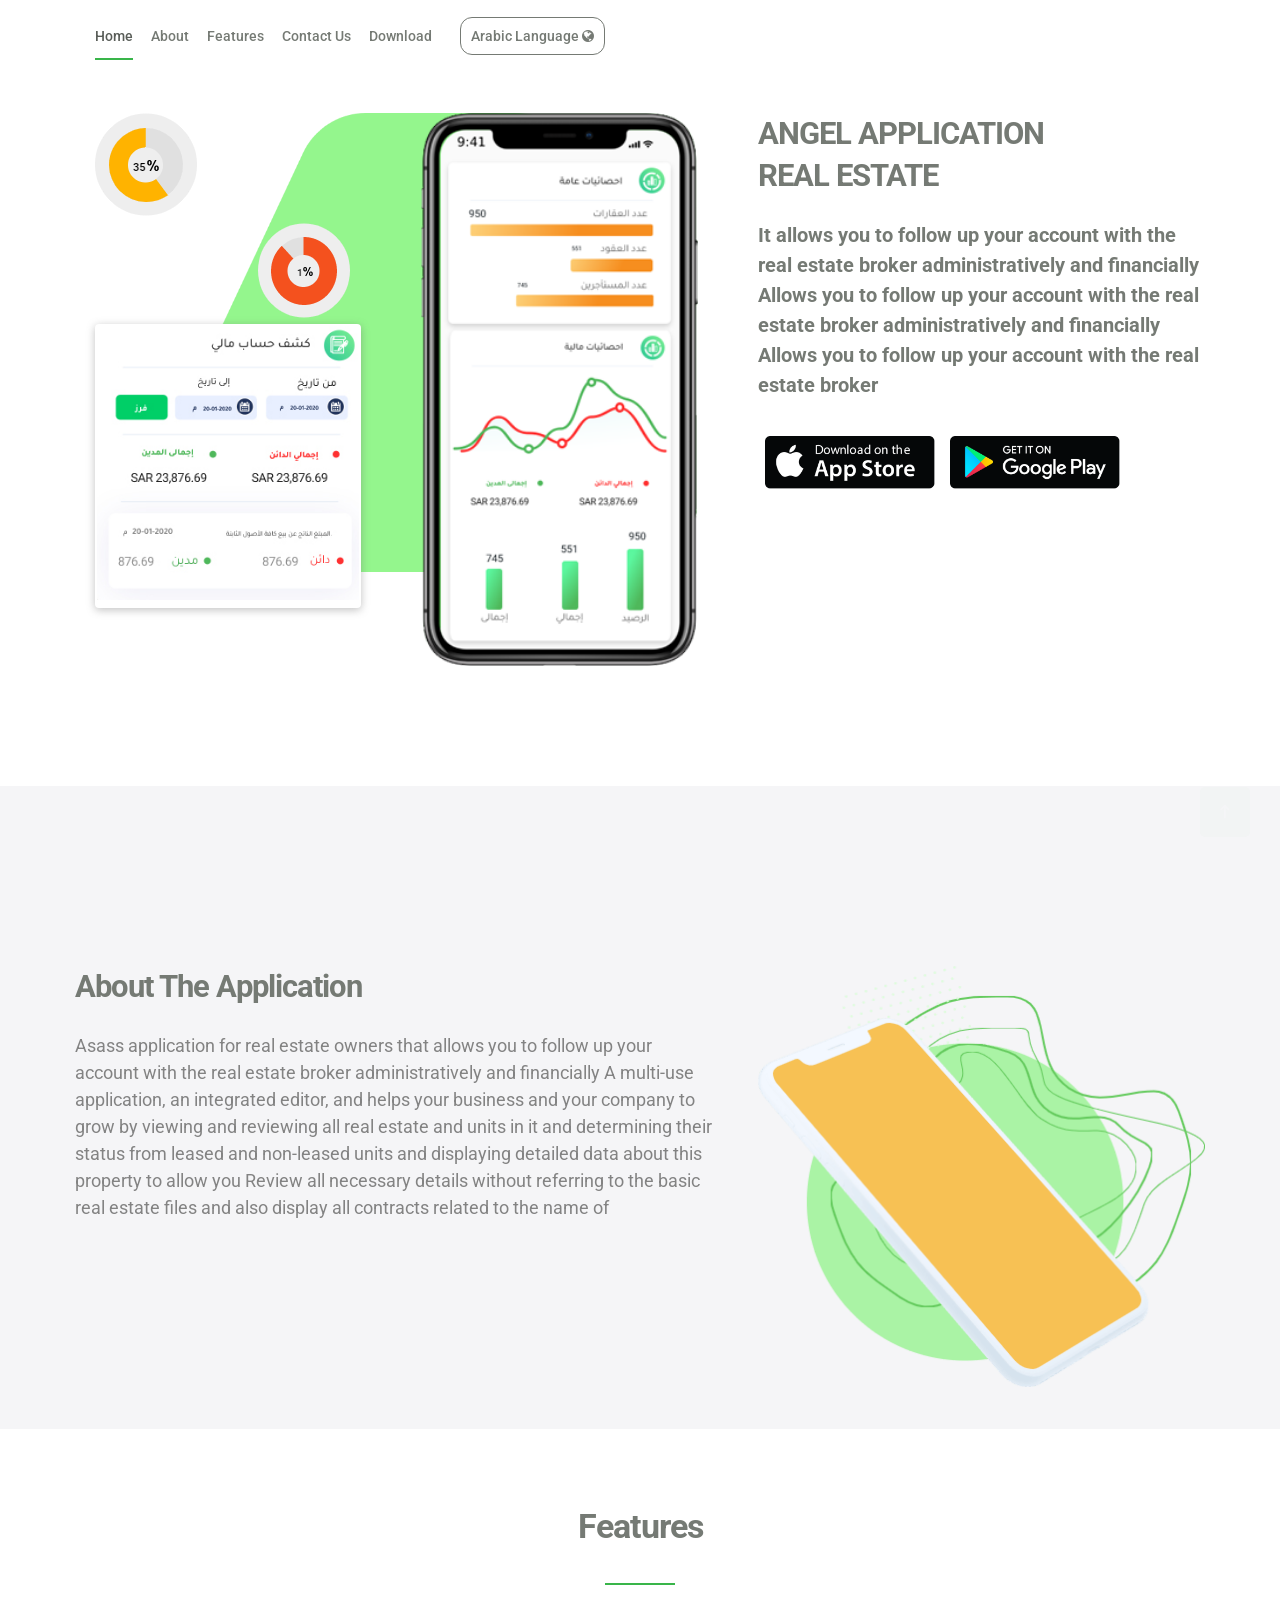
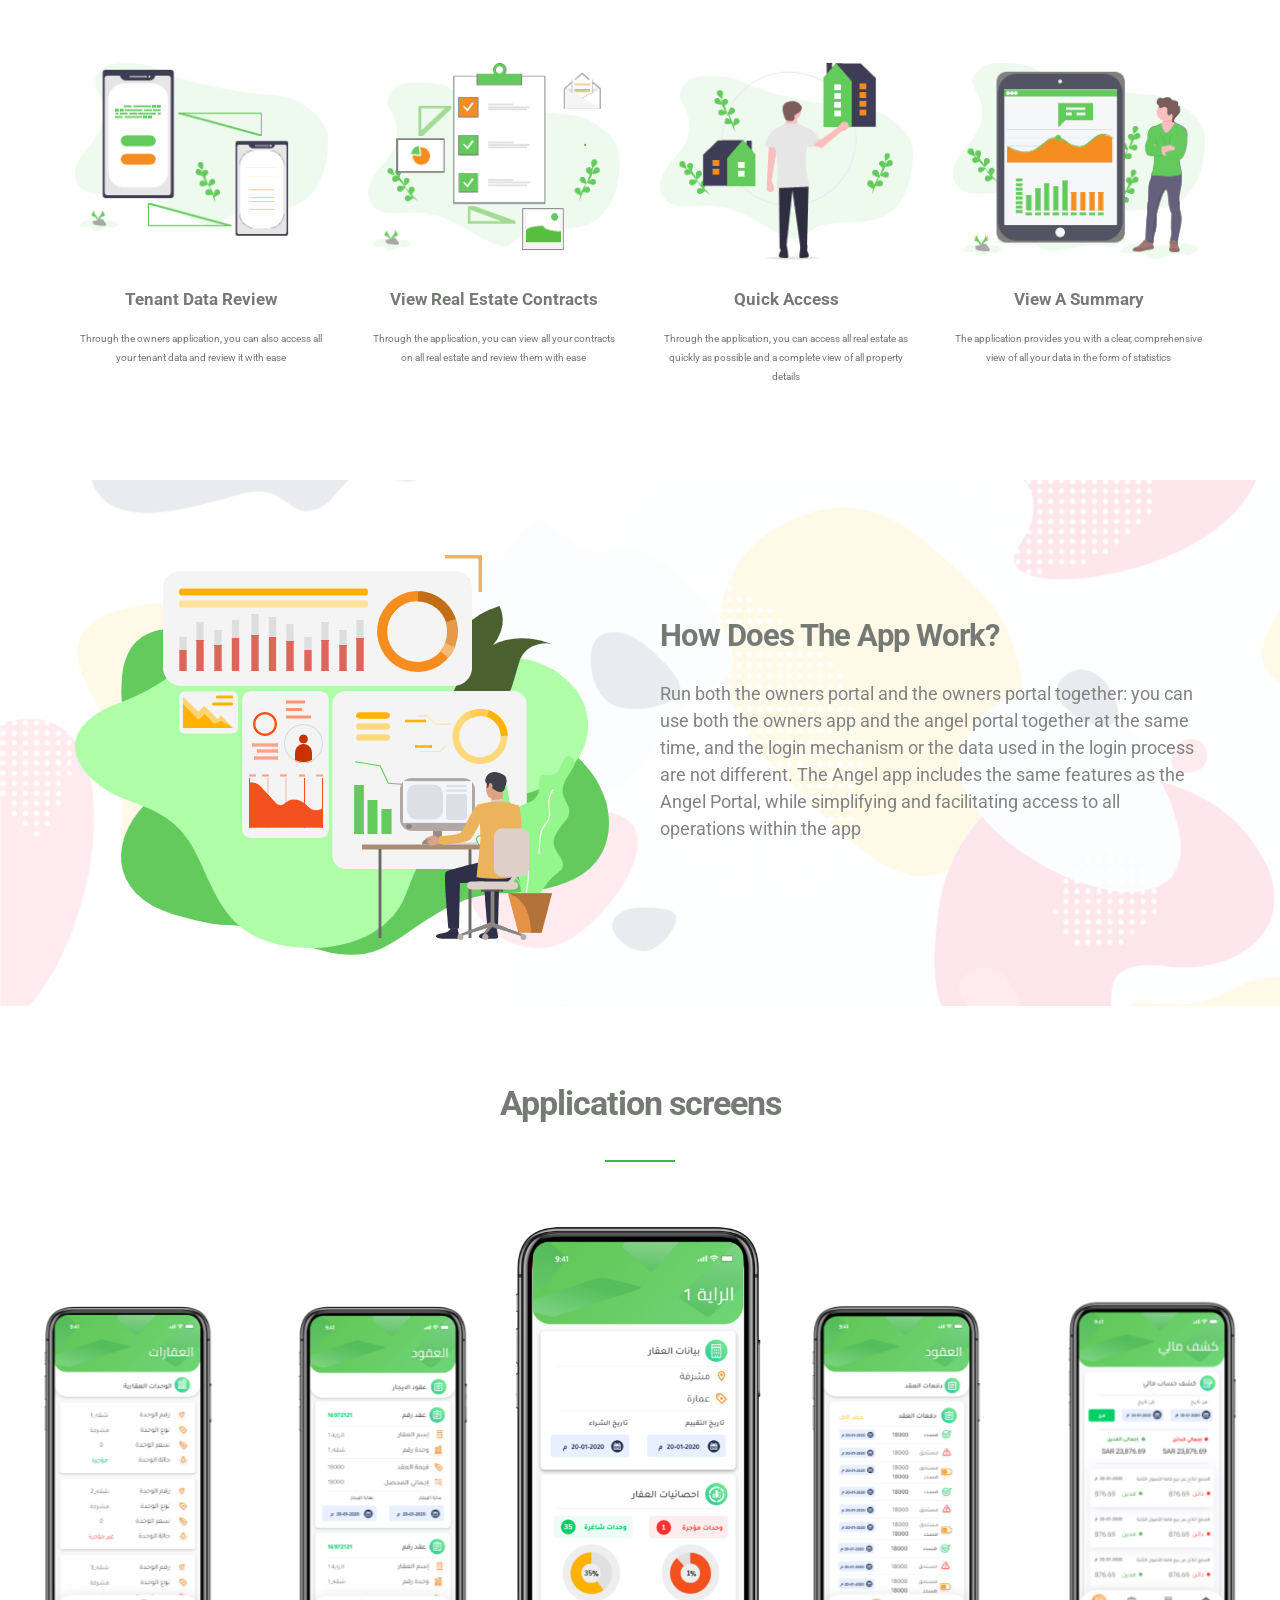
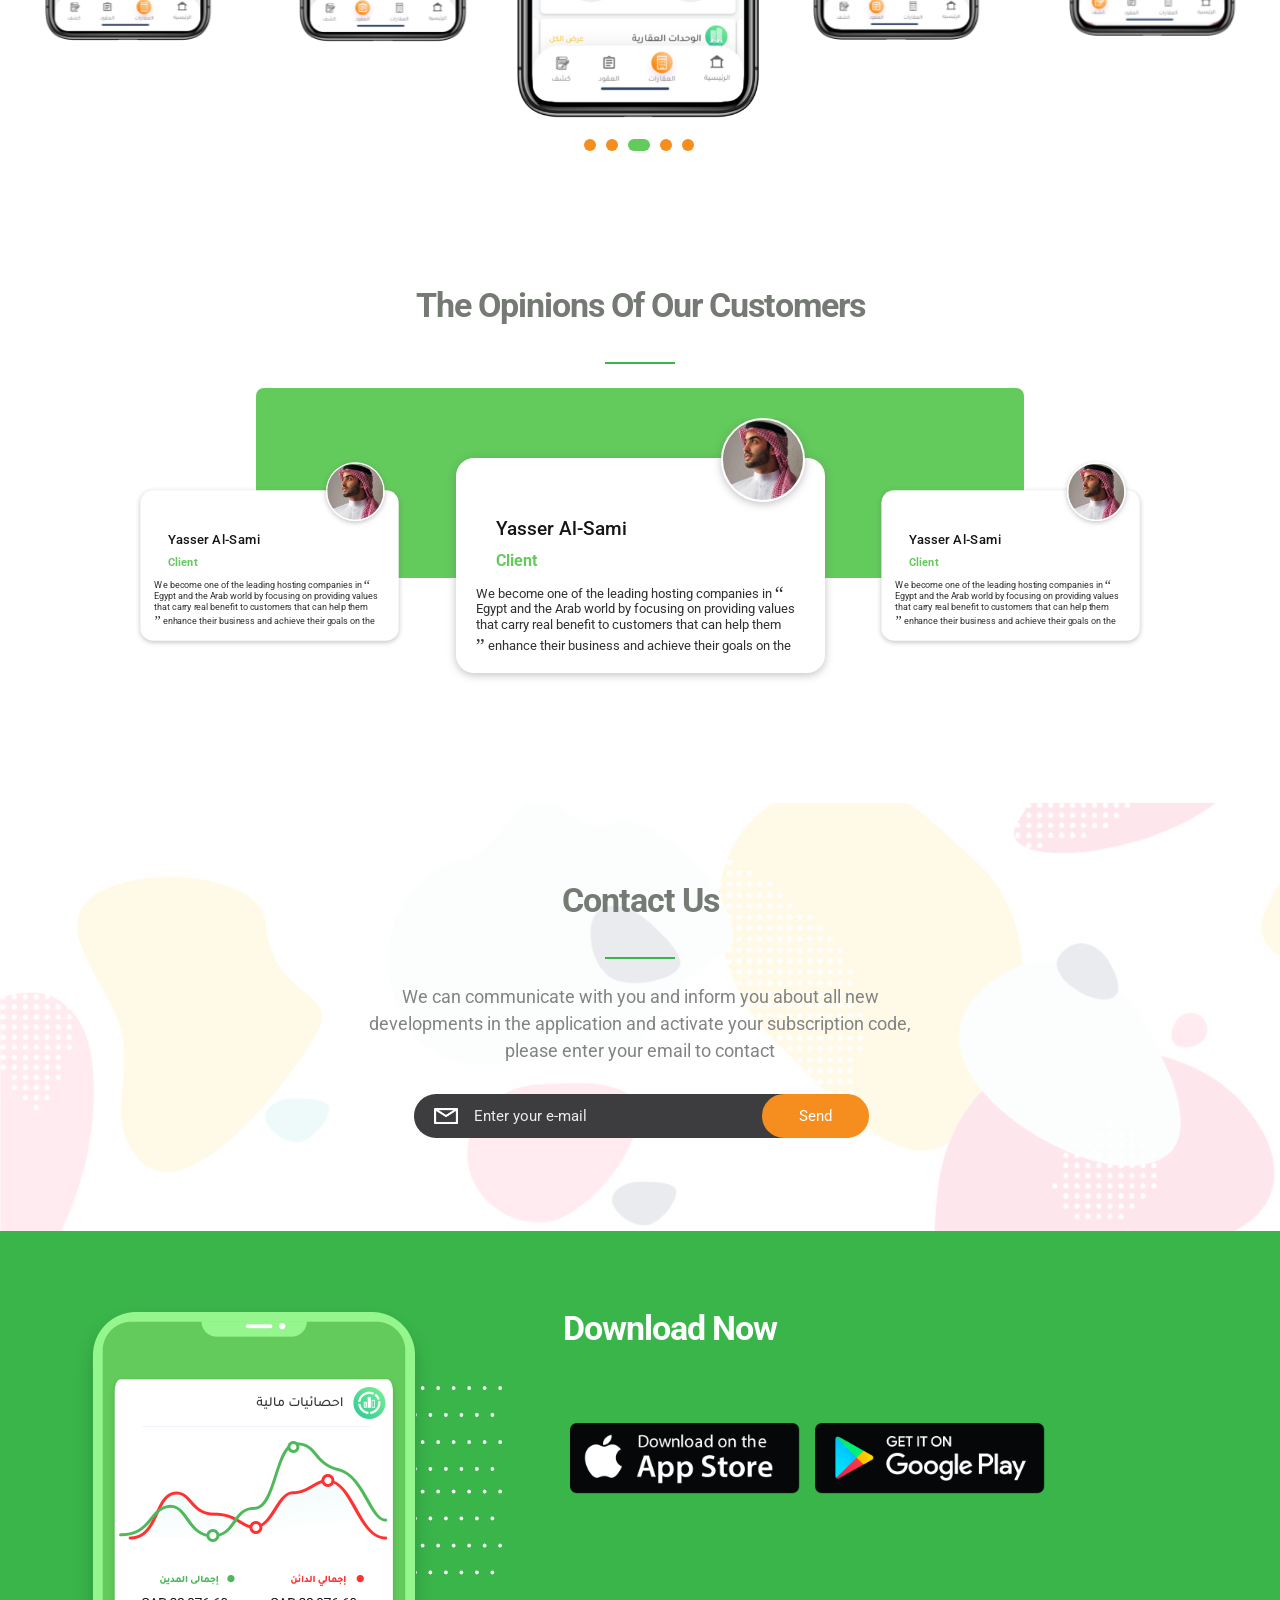
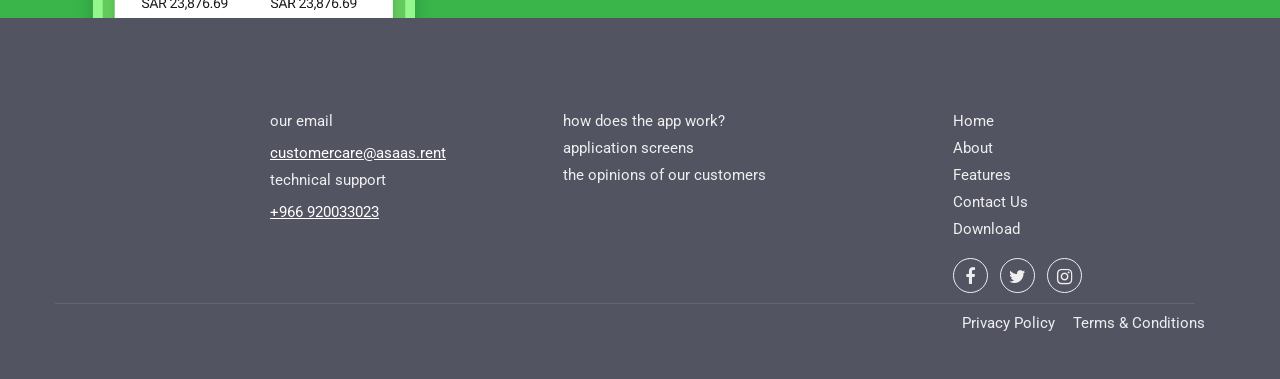
<file: index.html>
<!DOCTYPE html>
<!--[if lt IE 9 ]><html class="no-js oldie" lang="en"> <![endif]-->
<!--[if IE 9 ]><html class="no-js oldie ie9" lang="en"> <![endif]-->
<!--[if (gte IE 9)|!(IE)]><!-->
<html class="no-js" lang="en">
<!--<![endif]-->

<head>

    <!--- basic page needs
   ================================================== -->
    <meta charset="utf-8">
    <title>Mobile App</title>
    <meta name="description" content="">
    <meta name="author" content="">

    <!-- mobile specific metas
   ================================================== -->
    <meta name="viewport" content="width=device-width, initial-scale=1">

    <!-- CSS
   ================================================== -->
    <link rel="stylesheet" href="css/base.css">
    <link rel="stylesheet" href="css/vendor.css">
    <link rel="stylesheet" href="css/main.css">

    <!-- script
   ================================================== -->
    <script src="js/modernizr.js"></script>
    <script src="js/pace.min.js"></script>

    <!-- favicons
	================================================== -->
    <link rel="shortcut icon" href="favicon.ico" type="image/x-icon">
    <link rel="icon" href="favicon.ico" type="image/x-icon">

</head>

<body id="top">

    <!-- header 
   ================================================== -->
   <header id="header" class="row">   

	   	<nav id="header-nav-wrap">
			<ul class="header-main-nav">
				<li class="current"><a class="smoothscroll"  href="#home" title="home">Home</a></li>
                <li><a class="smoothscroll"  href="#about" title="about">About</a></li>
				<li><a class="smoothscroll"  href="#feature" title="features">Features</a></li>
				<li><a class="smoothscroll"  href="#contactUs" title="contact">Contact Us</a></li>
				<li><a class="smoothscroll"  href="#download" title="download">Download</a></li>
			</ul>

            <a href="./index-rtl.html" title="sign-up" class="button button-outline cta" >Arabic Language <i class="fa fa-globe"></i></a>
		</nav>

		<a class="header-menu-toggle" href="#"><span>Menu</span></a>    	
   	
   </header> <!-- /header -->


   <!-- home
   ================================================== -->
   <section id="home">

        <div class="home-content">

            <div class="row contents">                     
                <div class="col-five">

                    <h1 data-aos="fade-up">
                        ANGEL APPLICATION<br>
                        REAL ESTATE
                    </h1>

                    <h3 data-aos="fade-up">
                        It allows you to follow up your account with the real
                        estate broker administratively and financially Allows
                        you to follow up your account with the real estate
                        broker administratively and financially Allows you to
                        follow up your account with the real estate broker
                    </h3>

                    <div class="download">
                        <ul class="download-badges">
                            <li><a href="#" title="" class="badge-appstore"  data-aos="fade-up">App Store</a></li>
                            <li><a href="#" title="" class="badge-googleplay" data-aos="fade-up">Play Store</a></li>
                        </ul>
                    </div>
                </div>

                <div class="col-seven">
                    <div class="container-grid">
                        <div class="grid-col-3">
                            <div class="item">
                                <img src="images/Group%205220@1X.png" alt="percent image">
                            </div>
                            <div class="item">
                                <img src="images/Group%205221@1X.png" alt="percent image">
                            </div>
                            <div class="item">
                                <div class="box">
                                    <img src="images/app-account-pill.jpg" alt="app-account-pill">
                                </div>
                            </div>
                            <div class="item">
                                <img src="images/app-screen-first.png" width="100%"
                                     srcset="images/app-screen-first-470.png 1x, images/app-screen-first.png 2x"
                                     data-aos="fade-up">
                            </div>
                        </div>
                    </div>
                </div>
            </div>

        </div> <!-- end home-content -->

        <ul class="home-social-list">
            <li>
                <a href="#"><i class="fa fa-facebook-square"></i></a>
            </li>
            <li>
                <a href="#"><i class="fa fa-twitter"></i></a>
            </li>
            <li>
                <a href="#"><i class="fa fa-instagram"></i></a>
            </li>
            <li>
                <a href="#"><i class="fa fa-youtube-play"></i></a>
            </li>
        </ul>
        <!-- end home-social-list -->

    </section> <!-- end home -->  


    <!-- about
    ================================================== -->
    <section class="bg-grey" id="about">

        <div class="row about-intro">

            <div class="col-five">
                <img src="images/CompositeLayer@1X.png" alt="phone image">
            </div>
            <div class="col-seven">
                <h1> About The Application </h1>
                <p class="lead" data-aos="fade-up">
                    Asass application for real estate owners that allows you to follow up
                    your account with the real estate broker administratively and
                    financially A multi-use application, an integrated editor, and helps your
                    business and your company to grow by viewing and reviewing all real
                    estate and units in it and determining their status from leased and
                    non-leased units and displaying detailed data about this property to
                    allow you Review all necessary details without referring to the basic
                    real estate files and also display all contracts related to the name of
                </p>
            </div>                       
            
        </div>
        
    </section> <!-- end about -->

    <!-- features
    ================================================== -->
    <section id="feature">
        <div class="row">
            <div class="col-twelve">
                <h1 class="intro-header" data-aos="fade-up">Features</h1>
            </div>
        </div>

        <div class="row about-features">

            <div class="features-list block-1-4 block-m-1-2 block-mob-full group">

                <div class="bgrid feature" data-aos="fade-up">

                    <span class="icon"><img src="images/feature-1.png" alt="feature image"></span>

                    <div class="service-content text-center">

                        <h4>View A Summary</h4>

                        <p>
                            The application provides you
                            with a clear, comprehensive
                            view of all your data in the form
                            of statistics
                        </p>

                    </div>

                    </div> <!-- /bgrid -->

                    <div class="bgrid feature" data-aos="fade-up">

                        <span class="icon"><img src="images/feature-2.png" alt="feature image"></span>

                    <div class="service-content text-center">
                        <h4>Quick Access</h4>

                        <p>Through the application, you
                            can access all real estate as
                            quickly as possible and a
                            complete view of all property
                            details
                        </p>


                    </div>

                </div> <!-- /bgrid -->

                <div class="bgrid feature" data-aos="fade-up">

                    <span class="icon"><img src="images/feature-3.png" alt="feature image"></span>

                    <div class="service-content text-center">
                        <h4>View Real Estate Contracts</h4>

                        <p>
                            Through the application, you
                            can view all your contracts on
                            all real estate and review them
                            with ease
                        </p>

                    </div>

                </div> <!-- /bgrid -->

                    <div class="bgrid feature" data-aos="fade-up">

                        <span class="icon"><img src="images/feature-4.png" alt="feature image"></span>

                    <div class="service-content text-center">
                        <h4>Tenant Data Review</h4>

                        <p>
                            Through the owners application,
                            you can also access all your
                            tenant data and review it with
                            ease
                        </p>

                    </div>

                    </div> <!-- /bgrid -->

            </div> <!-- end features-list -->

        </div> <!-- end about-features -->

    </section> <!-- end features -->
   
    <section id="about-how">

        <div class="row about-how">

            <div class="about-how-content" data-aos="fade-up">

                <div class="col-six">
                    <h1 class="mt-6"> How Does The App Work? </h1>
                    <p class="lead" data-aos="fade-up">
                        Run both the owners portal and the owners portal together: you can
                        use both the owners app and the angel portal together at the same
                        time, and the login mechanism or the data used in the login process
                        are not different.
                        The Angel app includes the same features as the Angel Portal, while
                        simplifying and facilitating access to all operations within the app
                    </p>
                </div>
                <div class="col-six">
                    <img src="images/howTheAppWork.png" alt="howTheAppWork image">
                </div>
            </div> <!-- end about-how-content -->

        </div> <!-- end about-how -->

    </section>

    <section id="application-screens">

        <div class="row">
            <div class="col-twelve">
                <h1 class="intro-header" data-aos="fade-up">Application screens</h1>
            </div>
        </div>

        <div id="app-screen-slider" data-aos="fade-up">
            <div class="slides owl-carousel" id="slide-application">
                    <div class="slider">
                        <img src="images/app-screen-slider1.png" alt="Author image">
                    </div>
                    <div class="slider">
                        <img src="images/app-screen-slider2.png" alt="Author image">
                    </div>
                    <div class="slider">
                        <img src="images/app-screen-slider5.png" alt="Author image">
                    </div>
                    <div class="slider">
                        <img src="images/app-screen-slider3.png" alt="Author image">
                    </div>
                    <div class="slider">
                        <img src="images/app-screen-slider4.png" alt="Author image">
                    </div>

            </div> <!-- end slides -->
            <ul id='carousel-custom-dots' class='owl-dots dots'>
                <li class='owl-dot'></li>
                <li class='owl-dot'></li>
                <li class='owl-dot active'></li>
                <li class='owl-dot'></li>
                <li class='owl-dot'></li>
            </ul>
        </div>

    </section>


    <!-- Testimonials Section
    ================================================== -->
    <section id="testimonials">

        <div class="row">
            <div class="col-twelve">
                <h1 class="intro-header" data-aos="fade-up">The Opinions Of Our Customers</h1>
            </div>   		
        </div>   	

        <div class="row owl-wrap">

            <div class="testimonial-container">
                <div id="testimonial-slider"  data-aos="fade-up">

                    <div class="slides owl-carousel" id="slide-testimonal">

                        <div class="testimonial">
                            <div class="testimonial-author">
                                <div class="author-img">
                                    <img src="images/avatars/user-02.jpg" alt="Author image">
                                </div>
                                <div class="author-info">
                                    Yasser Al-Sami
                                    <span class="position">Client</span>
                                </div>
                            </div>
                            <p>
                                We become one of the leading hosting
                                companies in Egypt and the Arab world by
                                focusing on providing values that carry real
                                benefit to customers that can help them enhance
                                their business and achieve their goals on the
                            </p>
                        </div>
                        <div class="testimonial">
                            <div class="testimonial-author">
                                <div class="author-img">
                                    <img src="images/avatars/user-02.jpg" alt="Author image">
                                </div>
                                <div class="author-info">
                                    Yasser Al-Sami
                                    <span class="position">Client</span>
                                </div>
                            </div>
                            <p>
                                We become one of the leading hosting
                                companies in Egypt and the Arab world by
                                focusing on providing values that carry real
                                benefit to customers that can help them enhance
                                their business and achieve their goals on the
                            </p>
                        </div>
                        <div class="testimonial">
                            <div class="testimonial-author">
                                <div class="author-img">
                                    <img src="images/avatars/user-02.jpg" alt="Author image">
                                </div>
                                <div class="author-info">
                                    Yasser Al-Sami
                                    <span class="position">Client</span>
                                </div>
                            </div>
                            <p>
                                We become one of the leading hosting
                                companies in Egypt and the Arab world by
                                focusing on providing values that carry real
                                benefit to customers that can help them enhance
                                their business and achieve their goals on the
                            </p>
                        </div>

                    </div> <!-- end slides -->

                </div> <!-- end testimonial-slider -->
            </div>
            
        </div> <!-- end flex-container -->

    </section> <!-- end testimonials -->

    <!-- Contact Us
    ================================================== -->
    <section id="contactUs">
        <div class="row">
            <div class="col-twelve">
                <h1 class="intro-header" data-aos="fade-up">Contact Us</h1>

                <p class="lead aos-init aos-animate" data-aos="fade-up">
                    We can communicate with you and inform you about all new
                    developments in the application and activate your subscription code,
                    please enter your email to contact
                </p>

                <div class="contact-subscribe aos-init aos-animate">
                    <div class="subscribe-form">

                        <form id="mc-form" class="group" novalidate="true">

                            <input type="email" value="" name="EMAIL" class="email" id="mc-email" placeholder="Enter your e-mail" required="">

                            <input type="submit" name="subscribe" value="Send">

                            <label for="mc-email" class="subscribe-message"></label>

                        </form>

                    </div>
                </div>
            </div>
        </div>

    </section><!-- end Contact Us -->


    <!-- download
    ================================================== -->
    <section id="download" class="download">

        <div class="row">
            <div class="col-seven">
                <h1 class="intro-header"  data-aos="fade-up">Download Now</h1>
                <ul class="download-badges">
                    <li><a href="#" title="" class="badge-appstore"  data-aos="fade-up">App Store</a></li>
                    <li><a href="#" title="" class="badge-googleplay" data-aos="fade-up">Play Store</a></li>
                </ul>
            </div>
            <div class="col-five">
                <div class="download-img">
                    <img src="images/app-screen-download.png" alt="app-screen-download" />
                    <img src="images/app-screen-download-points.png" class="download-img-dotted" alt="app-screen-download-points">
                </div>
            </div>
        </div>

    </section> <!-- end download -->    


    <!-- footer
    ================================================== -->
    <footer>

        <div class="footer-main">
            <div class="row">
                <div class="col-three md-1-4 tab-1-2 mob-full footer-site-links">

                    <ul class="list-links">
                        <li><a href="#home" title="home">Home</a></li>
                        <li><a href="#about" title="about">About</a></li>
                        <li><a href="#feature" title="features">Features</a></li>
                        <li><a href="#testimonials" title="contact">Contact Us</a></li>
                        <li><a href="#download" title="download">Download</a></li>
                    </ul>
                    <ul class="footer-social-list">
                        <li>
                            <a href="#"><i class="fa fa-facebook"></i></a>
                        </li>
                        <li>
                            <a href="#"><i class="fa fa-twitter"></i></a>
                        </li>
                        <li>
                            <a href="#"><i class="fa fa-instagram"></i></a>
                        </li>
                    </ul>

                </div> <!-- end footer-site-links -->
                <div class="col-four md-1-4 tab-1-2 mob-full footer-site-links">

                    <ul class="list-links">
                        <li><a href="#about-how" title="about-how">how does the app work?</a></li>
                        <li><a href="#application-screens" title="application-screens">application screens</a></li>
                        <li><a href="#testimonials" title="testimonials">the opinions of our customers</a></li>
                    </ul>

                </div> <!-- end footer-site-links -->


                <div class="col-three md-1-4 tab-1-2 mob-full footer-contact">
                    <p>our email</p>
                    <a href="mailto:customercare@asaas.rent" >customercare@asaas.rent</a>
                    <p>technical support</p>
                    <a href="tel:+966-920033023">+966 920033023</a>
                </div> <!-- end footer-contact -->  

            </div> <!-- /row -->
        </div> <!-- end footer-main -->


      <div class="footer-bottom">

      	<div class="row">

      		<div class="col-twelve">
                <ul class="list-links-footer">
                    <li><a href="#Privacy" title="Privacy">Privacy Policy</a></li>
                    <li><a href="#TermsConditions" title="Terms & Conditions">Terms & Conditions</a></li>
                </ul>

		         <div id="go-top">
		            <a class="smoothscroll" title="Back to Top" href="#top"><i class="icon-arrow-up"></i></a>
		         </div>         
	      	</div>

      	</div> <!-- end footer-bottom -->     	

      </div>

    </footer>

    <div id="preloader"> 
    	<div id="loader"></div>
    </div>  

    <!-- Java Script
    ================================================== -->
    <script src="js/jquery-2.1.3.min.js"></script>
    <script src="js/plugins.js"></script>
    <script src="js/main.js"></script>

</body>

</html>
</file>
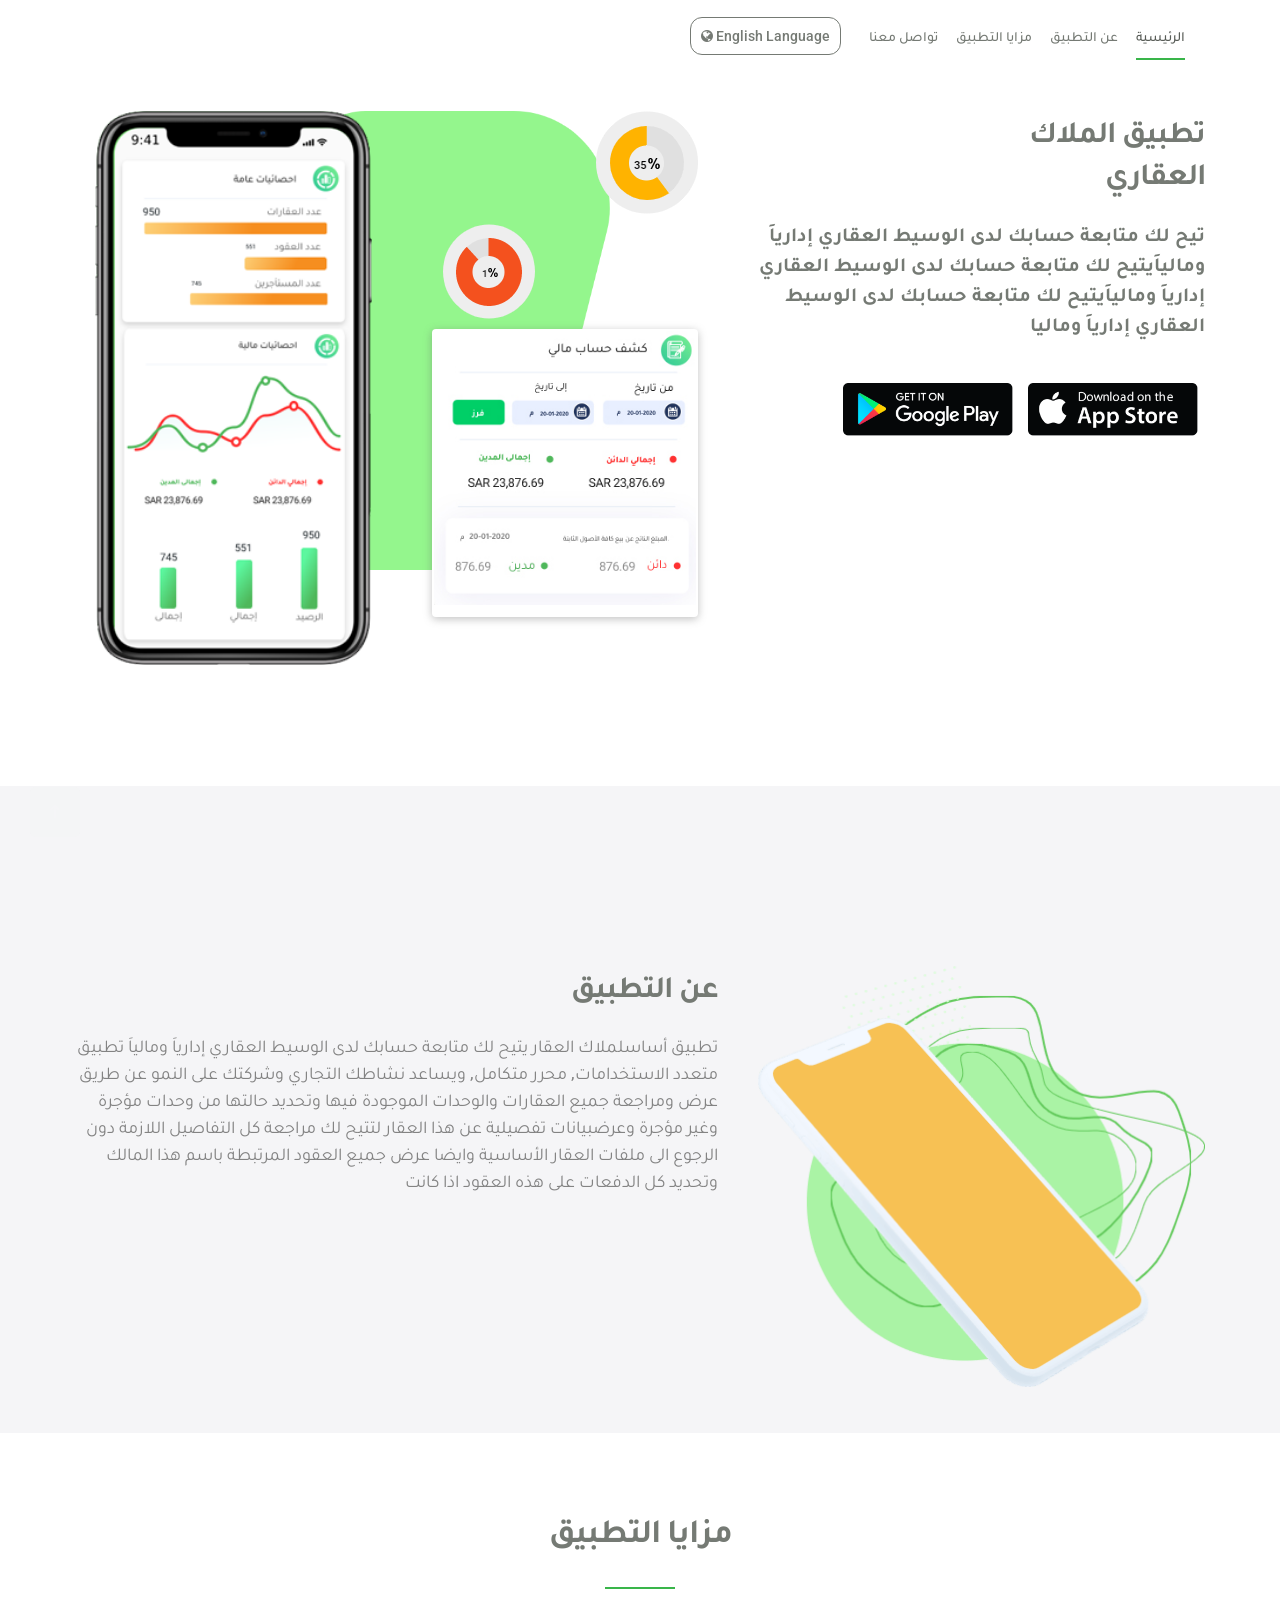
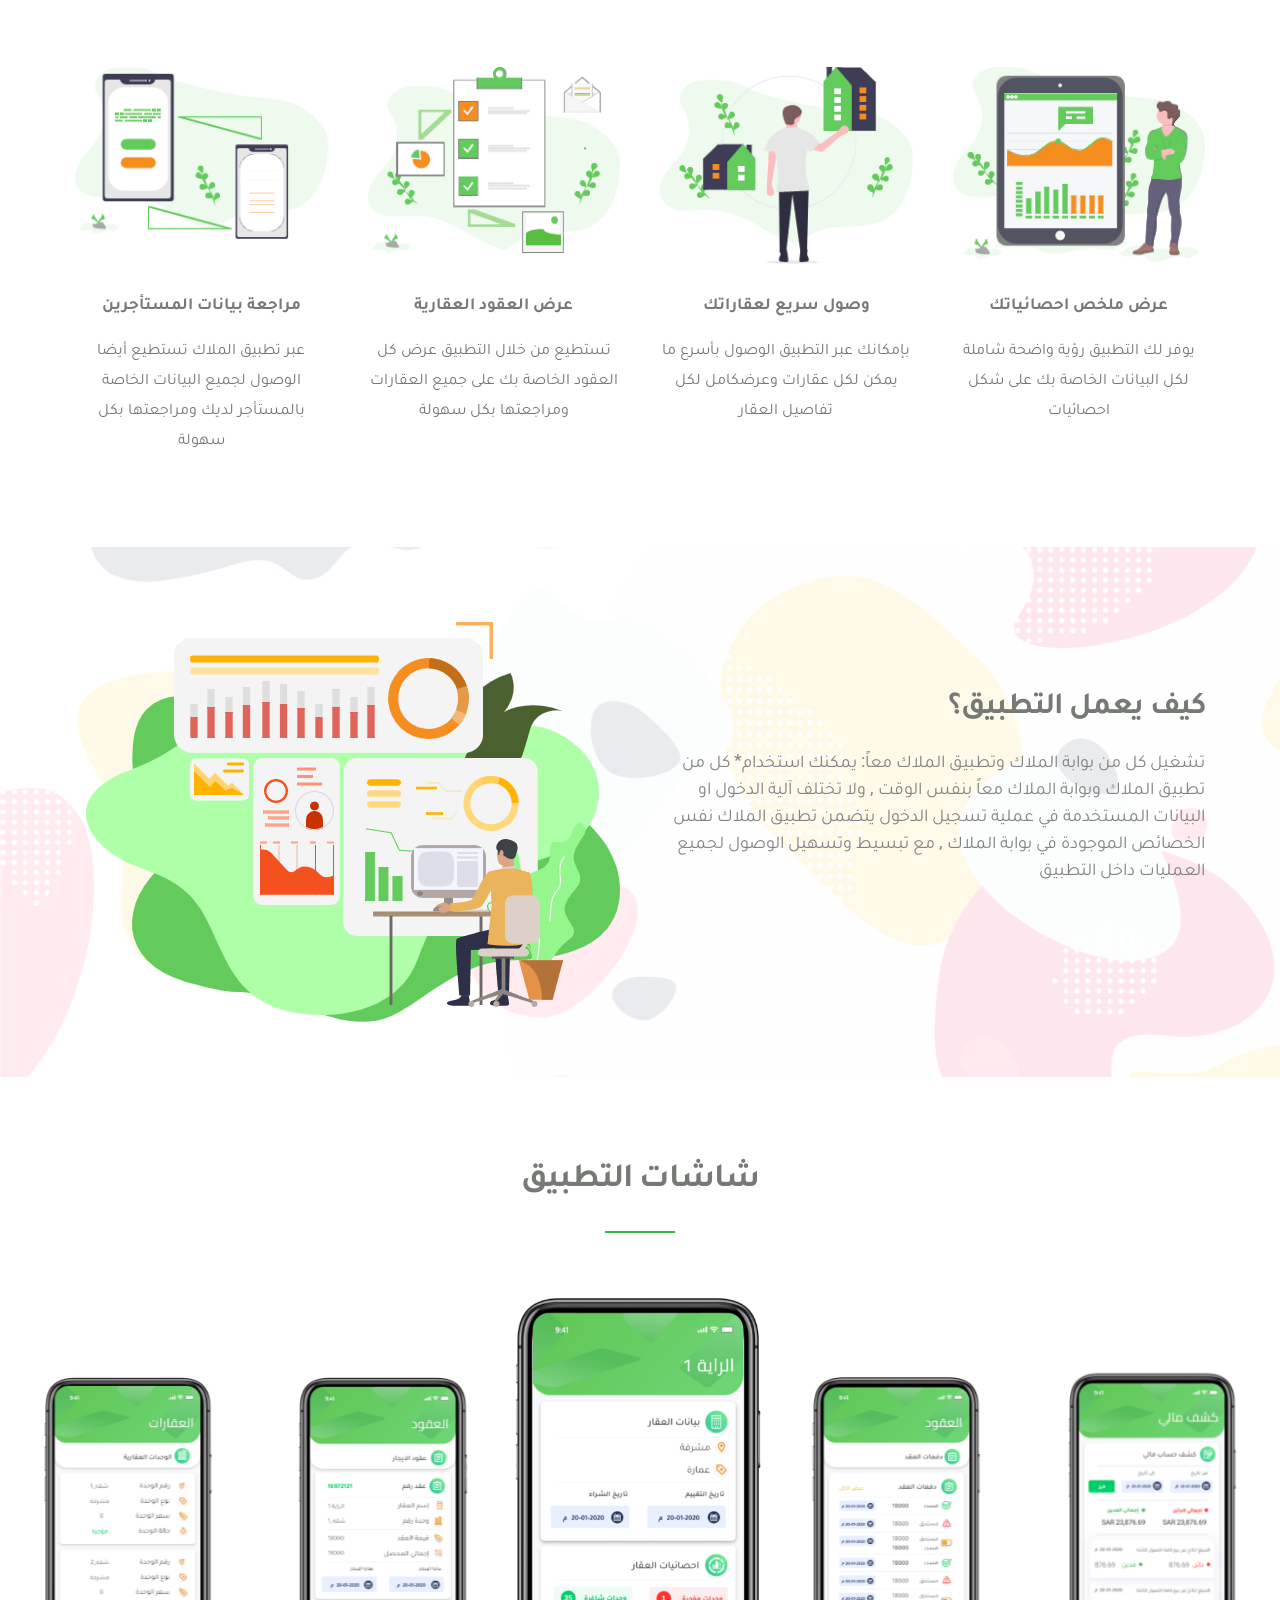
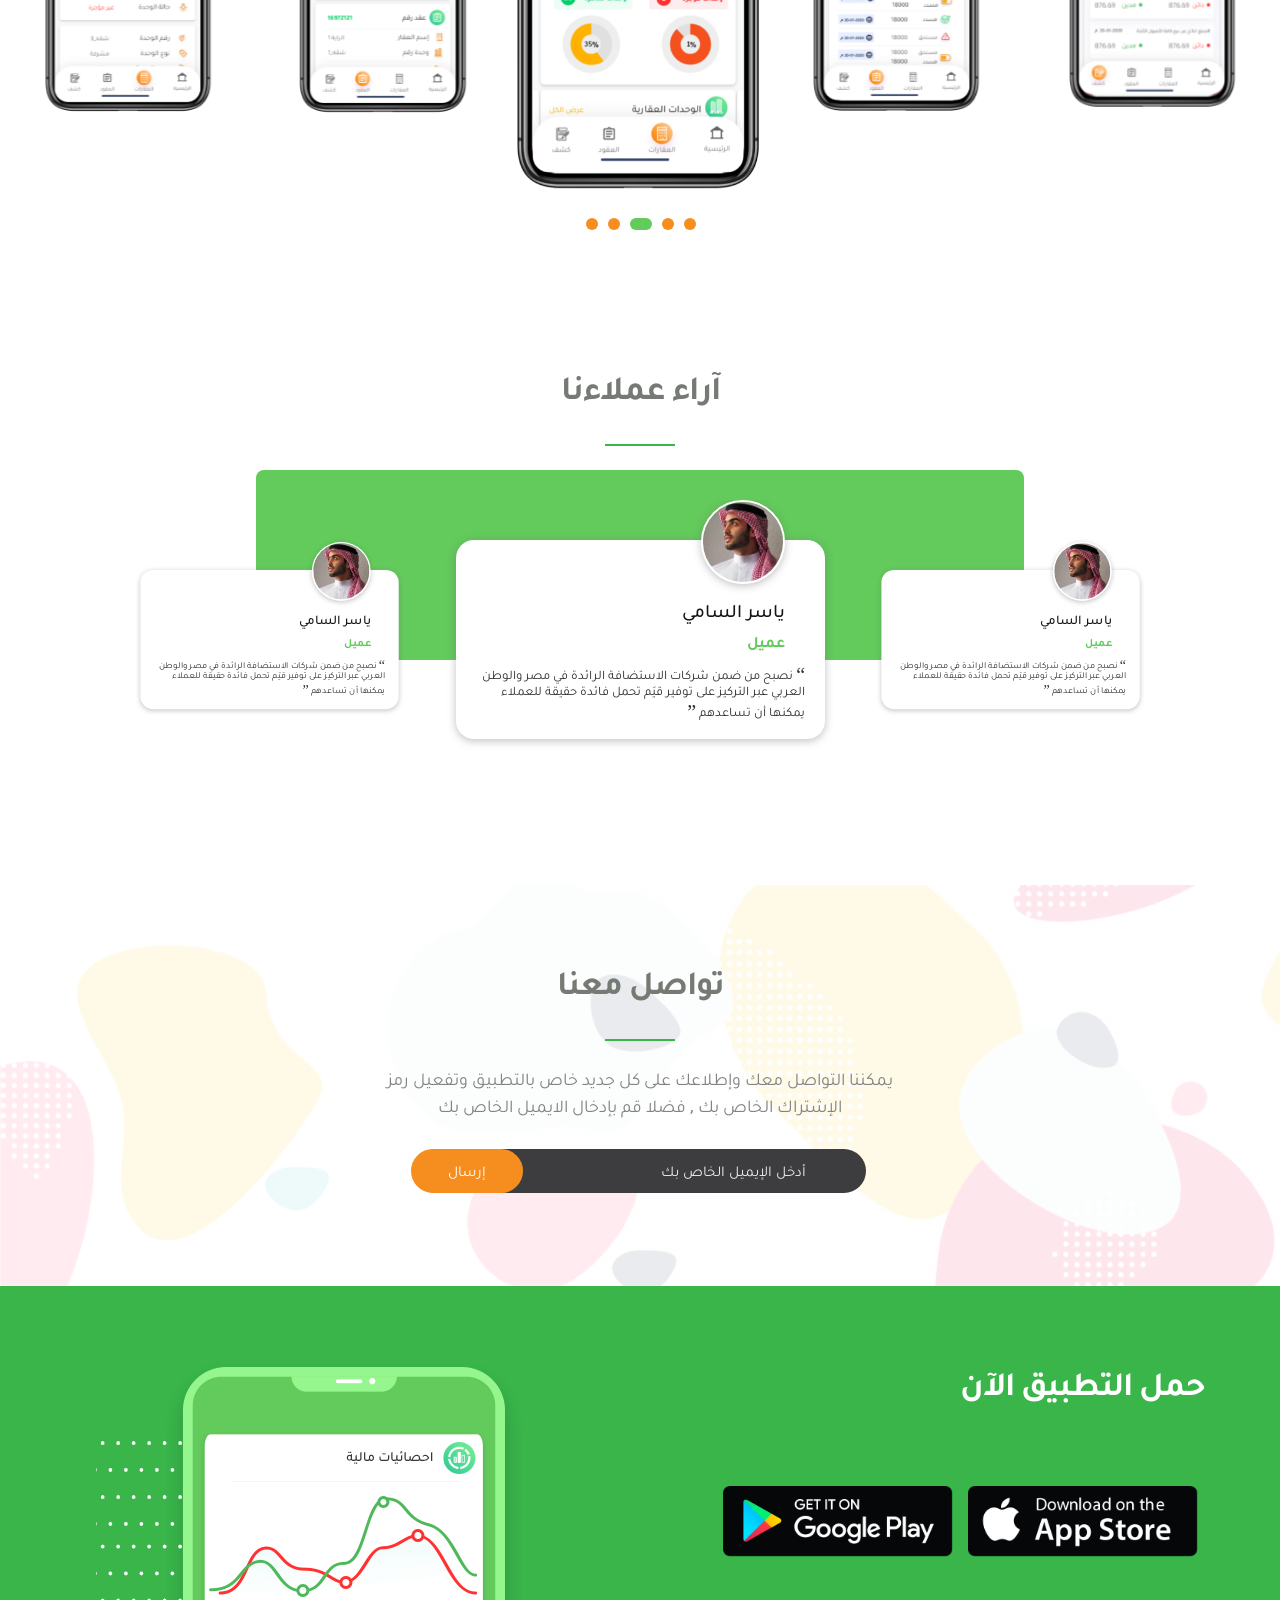
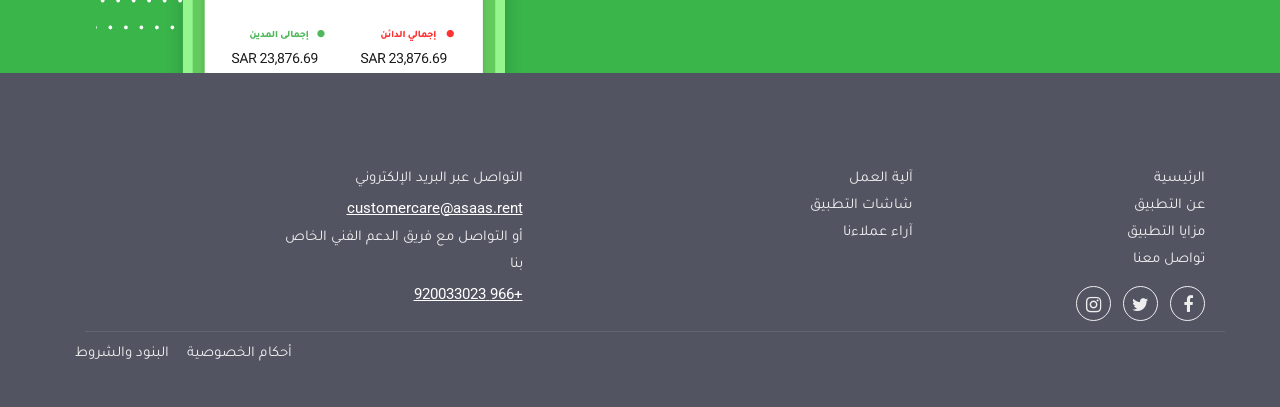
<file: index-rtl.html>
<!DOCTYPE html>
<!--[if lt IE 9 ]><html class="no-js oldie" lang="en"> <![endif]-->
<!--[if IE 9 ]><html class="no-js oldie ie9" lang="en"> <![endif]-->
<!--[if (gte IE 9)|!(IE)]><!-->
<html class="no-js"  lang="en" dir="rtl">
<!--<![endif]-->

<head>

    <!--- basic page needs
   ================================================== -->
    <meta charset="utf-8">
    <title>Asaas Mobile App</title>
    <meta name="description" content="">
    <meta name="author" content="">

    <!-- mobile specific metas
   ================================================== -->
    <meta name="viewport" content="width=device-width, initial-scale=1">

    <!-- CSS
   ================================================== -->
    <link rel="stylesheet" href="css/base-rtl.css">
    <link rel="stylesheet" href="css/vendor.css">
    <link rel="stylesheet" href="css/main-rtl.css">

    <!-- script
   ================================================== -->
    <script src="js/modernizr.js"></script>
    <script src="js/pace.min.js"></script>

    <!-- favicons
	================================================== -->
    <link rel="shortcut icon" href="favicon.ico" type="image/x-icon">
    <link rel="icon" href="favicon.ico" type="image/x-icon">

</head>

<body id="top">

    <!-- header 
   ================================================== -->
   <header id="header" class="row">   

	   	<nav id="header-nav-wrap">
			<ul class="header-main-nav">
				<li class="current"><a class="smoothscroll"  href="#home" title="home">الرئيسية</a></li>
                <li><a class="smoothscroll"  href="#about" title="about">عن التطبيق</a></li>
				<li><a class="smoothscroll"  href="#feature" title="features">مزايا التطبيق</a></li>
				<li><a class="smoothscroll"  href="#contactUs" title="contact"> تواصل معنا</a></li>
			</ul>

            <a href="./index.html" title="sign-up" class="button button-outline cta">English Language <i class="fa fa-globe"></i></a>
		</nav>

		<a class="header-menu-toggle" href="#"><span>Menu</span></a>    	
   	
   </header> <!-- /header -->


   <!-- home
   ================================================== -->
   <section id="home">

        <div class="home-content">

            <div class="row contents">                     
                <div class="col-five">

                    <h1 data-aos="fade-up">
                        تطبيق الملاك
                        <br>
                        العقاري
                    </h1>

                    <h3 data-aos="fade-up">
                        تيح لك متابعة حسابك لدى الوسيط العقاري إدارياَ
                        ومالياَيتيح لك متابعة حسابك لدى الوسيط العقاري إدارياَ
                        ومالياَيتيح لك متابعة حسابك لدى الوسيط العقاري إدارياَ
                        وماليا
                    </h3>

                    <div class="download">
                        <ul class="download-badges">
                            <li><a href="#" title="" class="badge-appstore"  data-aos="fade-up">App Store</a></li>
                            <li><a href="#" title="" class="badge-googleplay" data-aos="fade-up">Play Store</a></li>
                        </ul>
                    </div>
                </div>

                <div class="col-seven">
                    <div class="container-grid">
                        <div class="grid-col-3">
                            <div class="item">
                                <img src="images/Group%205220@1X.png" alt="percent image">
                            </div>
                            <div class="item">
                                <img src="images/Group%205221@1X.png" alt="percent image">
                            </div>
                            <div class="item">
                                <div class="box">
                                    <img src="images/app-account-pill.jpg" alt="app-account-pill">
                                </div>
                            </div>
                            <div class="item">
                                <img src="images/app-screen-first.png" width="100%"
                                     srcset="images/app-screen-first-470.png 1x, images/app-screen-first.png 2x"
                                     data-aos="fade-up">
                            </div>
                        </div>
                    </div>
                </div>
            </div>

        </div> <!-- end home-content -->

        <ul class="home-social-list">
            <li>
                <a href="#"><i class="fa fa-facebook-square"></i></a>
            </li>
            <li>
                <a href="#"><i class="fa fa-twitter"></i></a>
            </li>
            <li>
                <a href="#"><i class="fa fa-instagram"></i></a>
            </li>
            <li>
                <a href="#"><i class="fa fa-youtube-play"></i></a>
            </li>
        </ul>
        <!-- end home-social-list -->

    </section> <!-- end home -->  


    <!-- about
    ================================================== -->
    <section class="bg-grey" id="about">

        <div class="row about-intro">

            <div class="col-five">
                <img src="images/CompositeLayer@1X.png" alt="phone image">
            </div>
            <div class="col-seven">
                <h1> عن التطبيق</h1>
                <p class="lead" data-aos="fade-up">
                    تطبيق أساسلملاك العقار يتيح لك متابعة حسابك لدى الوسيط العقاري
                    إدارياَ ومالياَ تطبيق متعدد الاستخدامات, محرر متكامل, ويساعد نشاطك
                    التجاري وشركتك على النمو عن طريق عرض ومراجعة جميع العقارات
                    والوحدات الموجودة فيها وتحديد حالتها من وحدات مؤجرة وغير مؤجرة
                    وعرضبيانات تفصيلية عن هذا العقار لتتيح لك مراجعة كل التفاصيل
                    اللازمة دون الرجوع الى ملفات العقار الأساسية وايضا عرض جميع العقود
                    المرتبطة باسم هذا المالك وتحديد كل الدفعات على هذه العقود اذا كانت
                </p>
            </div>                       
            
        </div>
        
    </section> <!-- end about -->

    <!-- features
    ================================================== -->
    <section id="feature">
        <div class="row">
            <div class="col-twelve">
                <h1 class="intro-header" data-aos="fade-up">مزايا التطبيق</h1>
            </div>
        </div>

        <div class="row about-features">

            <div class="features-list block-1-4 block-m-1-2 block-mob-full group">

                <div class="bgrid feature" data-aos="fade-up">

                    <span class="icon"><img src="images/feature-1.png" alt="feature image"></span>

                    <div class="service-content text-center">

                        <h4>عرض ملخص احصائياتك</h4>

                        <p>
                            يوفر لك التطبيق رؤية واضحة
                            شاملة لكل البيانات الخاصة بك
                            على شكل احصائيات
                        </p>

                    </div>

                    </div> <!-- /bgrid -->

                    <div class="bgrid feature" data-aos="fade-up">

                        <span class="icon"><img src="images/feature-2.png" alt="feature image"></span>

                    <div class="service-content text-center">
                        <h4>وصول سريع لعقاراتك</h4>

                        <p>
                            بإمكانك عبر التطبيق الوصول
                            بأسرع ما يمكن لكل عقارات
                            وعرضكامل لكل تفاصيل العقار
                        </p>


                    </div>

                </div> <!-- /bgrid -->

                <div class="bgrid feature" data-aos="fade-up">

                    <span class="icon"><img src="images/feature-3.png" alt="feature image"></span>

                    <div class="service-content text-center">
                        <h4>عرض العقود العقارية</h4>

                        <p>
                            تستطيع من خلال التطبيق عرض
                            كل العقود الخاصة بك على جميع
                            العقارات ومراجعتها بكل سهولة
                        </p>

                    </div>

                </div> <!-- /bgrid -->

                    <div class="bgrid feature" data-aos="fade-up">

                        <span class="icon"><img src="images/feature-4.png" alt="feature image"></span>

                    <div class="service-content text-center">
                        <h4>مراجعة بيانات المستأجرين</h4>

                        <p>
                            عبر تطبيق الملاك تستطيع أيضا
                            الوصول لجميع البيانات الخاصة
                            بالمستأجر لديك ومراجعتها بكل
                            سهولة
                        </p>

                    </div>

                    </div> <!-- /bgrid -->

            </div> <!-- end features-list -->

        </div> <!-- end about-features -->

    </section> <!-- end features -->
   
    <section id="about-how">

        <div class="row about-how">

            <div class="about-how-content" data-aos="fade-up">

                <div class="col-six">
                    <h1 class="mt-6"> كيف يعمل التطبيق؟ </h1>
                    <p class="lead" data-aos="fade-up">
                        تشغيل كل من بوابة الملاك وتطبيق الملاك معاً: يمكنك استخدام*
                        كل من تطبيق الملاك وبوابة الملاك معاً بنفس الوقت , ولا تختلف
                        آلية الدخول او البيانات المستخدمة في عملية تسجيل الدخول
                        يتضمن تطبيق الملاك نفس الخصائص الموجودة في بوابة الملاك ,
                        مع تبسيط وتسهيل الوصول لجميع العمليات داخل التطبيق
                    </p>
                </div>
                <div class="col-six">
                    <img src="images/howTheAppWork.png" alt="howTheAppWork image">
                </div>
            </div> <!-- end about-how-content -->

        </div> <!-- end about-how -->

    </section>

    <section id="application-screens">

        <div class="row">
            <div class="col-twelve">
                <h1 class="intro-header" data-aos="fade-up">شاشات التطبيق</h1>
            </div>
        </div>

        <div id="app-screen-slider" data-aos="fade-up">
            <div class="slides owl-carousel" id="slide-application">
                    <div class="slider">
                        <img src="images/app-screen-slider1.png" alt="Author image">
                    </div>
                    <div class="slider">
                        <img src="images/app-screen-slider2.png" alt="Author image">
                    </div>
                    <div class="slider">
                        <img src="images/app-screen-slider5.png" alt="Author image">
                    </div>
                    <div class="slider">
                        <img src="images/app-screen-slider3.png" alt="Author image">
                    </div>
                    <div class="slider">
                        <img src="images/app-screen-slider4.png" alt="Author image">
                    </div>

            </div> <!-- end slides -->
            <ul id='carousel-custom-dots' class='owl-dots dots'>
                <li class='owl-dot'></li>
                <li class='owl-dot'></li>
                <li class='owl-dot active'></li>
                <li class='owl-dot'></li>
                <li class='owl-dot'></li>
            </ul>
        </div>

    </section>


    <!-- Testimonials Section
    ================================================== -->
    <section id="testimonials">

        <div class="row">
            <div class="col-twelve">
                <h1 class="intro-header" data-aos="fade-up">آراء عملاءنا</h1>
            </div>   		
        </div>   	

        <div class="row owl-wrap">

            <div class="testimonial-container">
                <div id="testimonial-slider"  data-aos="fade-up">

                    <div class="slides owl-carousel" id="slide-testimonal">

                        <div class="testimonial">
                            <div class="testimonial-author">
                                <div class="author-img">
                                    <img src="images/avatars/user-02.jpg" alt="Author image">
                                </div>
                                <div class="author-info">
                                    ياسر السامي
                                    <span class="position">عميل</span>
                                </div>
                            </div>
                            <p>
                                نصبح من ضمن شركات الاستضافة الرائدة في
                                مصر والوطن العربي عبر التركيز على توفير قيَم
                                تحمل فائدة حقيقة للعملاء يمكنها أن تساعدهم
                            </p>
                        </div>
                        <div class="testimonial">
                            <div class="testimonial-author">
                                <div class="author-img">
                                    <img src="images/avatars/user-02.jpg" alt="Author image">
                                </div>
                                <div class="author-info">
                                    ياسر السامي
                                    <span class="position">عميل</span>
                                </div>
                            </div>
                            <p>
                                نصبح من ضمن شركات الاستضافة الرائدة في
                                مصر والوطن العربي عبر التركيز على توفير قيَم
                                تحمل فائدة حقيقة للعملاء يمكنها أن تساعدهم
                            </p>
                        </div>
                        <div class="testimonial">
                            <div class="testimonial-author">
                                <div class="author-img">
                                    <img src="images/avatars/user-02.jpg" alt="Author image">
                                </div>
                                <div class="author-info">
                                    ياسر السامي
                                    <span class="position">عميل</span>
                                </div>
                            </div>
                            <p>
                                نصبح من ضمن شركات الاستضافة الرائدة في
                                مصر والوطن العربي عبر التركيز على توفير قيَم
                                تحمل فائدة حقيقة للعملاء يمكنها أن تساعدهم
                            </p>
                        </div>

                    </div> <!-- end slides -->

                </div> <!-- end testimonial-slider -->
            </div>
            
        </div> <!-- end flex-container -->

    </section> <!-- end testimonials -->

    <!-- Contact Us
    ================================================== -->
    <section id="contactUs">
        <div class="row">
            <div class="col-twelve">
                <h1 class="intro-header" data-aos="fade-up">تواصل معنا</h1>

                <p class="lead aos-init aos-animate" data-aos="fade-up">
                    يمكننا التواصل معك وإطلاعك على كل جديد
                    خاص بالتطبيق وتفعيل رمز الإشتراك الخاص
                    بك , فضلا قم بإدخال الايميل الخاص بك
                </p>

                <div class="contact-subscribe aos-init aos-animate">
                    <div class="subscribe-form">

                        <form id="mc-form" class="group" novalidate="true">

                            <input type="email" value="" name="EMAIL" class="email" id="mc-email" placeholder="أدخل الإيميل الخاص بك" required="">

                            <input type="submit" name="subscribe" value="إرسال">

                            <label for="mc-email" class="subscribe-message"></label>

                        </form>

                    </div>
                </div>
            </div>
        </div>

    </section><!-- end Contact Us -->


    <!-- download
    ================================================== -->
    <section id="download" class="download">

        <div class="row">
            <div class="col-seven">
                <h1 class="intro-header"  data-aos="fade-up">حمل التطبيق الآن</h1>
                <ul class="download-badges">
                    <li><a href="#" title="" class="badge-appstore"  data-aos="fade-up">App Store</a></li>
                    <li><a href="#" title="" class="badge-googleplay" data-aos="fade-up">Play Store</a></li>
                </ul>
            </div>
            <div class="col-five">
                <div class="download-img">
                    <img src="images/app-screen-download.png" alt="app-screen-download" />
                    <img src="images/app-screen-download-points.png" class="download-img-dotted" alt="app-screen-download-points">
                </div>
            </div>
        </div>

    </section> <!-- end download -->    


    <!-- footer
    ================================================== -->
    <footer>

        <div class="footer-main">
            <div class="row">
                <div class="col-three md-1-4 tab-1-2 mob-full footer-site-links">
                    <ul class="list-links">
                        <li><a href="#home" title="home">الرئيسية</a></li>
                        <li><a href="#about" title="about">عن التطبيق</a></li>
                        <li><a href="#feature" title="features">مزايا التطبيق</a></li>
                        <li><a href="#testimonials" title="contact">تواصل معنا</a></li>
                    </ul>
                    <ul class="footer-social-list">
                        <li>
                            <a href="#"><i class="fa fa-facebook"></i></a>
                        </li>
                        <li>
                            <a href="#"><i class="fa fa-twitter"></i></a>
                        </li>
                        <li>
                            <a href="#"><i class="fa fa-instagram"></i></a>
                        </li>
                    </ul>

                </div> <!-- end footer-site-links -->
                <div class="col-four md-1-4 tab-1-2 mob-full footer-site-links">

                    <ul class="list-links">
                        <li><a href="#about-how" title="about-how">آلية العمل</a></li>
                        <li><a href="#application-screens" title="application-screens">شاشات التطبيق</a></li>
                        <li><a href="#testimonials" title="testimonials">آراء عملاءنا</a></li>
                    </ul>

                </div> <!-- end footer-site-links -->


                <div class="col-three md-1-4 tab-1-2 mob-full footer-contact">
                    <p>التواصل عبر البريد الإلكتروني</p>
                    <a href="mailto:customercare@asaas.rent" >customercare@asaas.rent</a>
                    <p>أو التواصل مع فريق الدعم الفني الخاص بنا</p>
                    <a href="tel:+966-920033023">+966 920033023</a>
                </div> <!-- end footer-contact -->  

            </div> <!-- /row -->
        </div> <!-- end footer-main -->


      <div class="footer-bottom">

      	<div class="row">

      		<div class="col-twelve">
                <ul class="list-links-footer">
                    <li><a href="#Privacy" title="Privacy">أحكام الخصوصية</a></li>
                    <li><a href="#TermsConditions" title="Terms & Conditions">البنود والشروط</a></li>
                </ul>

		         <div id="go-top">
		            <a class="smoothscroll" title="Back to Top" href="#top"><i class="icon-arrow-up"></i></a>
		         </div>         
	      	</div>

      	</div> <!-- end footer-bottom -->     	

      </div>

    </footer>

    <div id="preloader"> 
    	<div id="loader"></div>
    </div>  

    <!-- Java Script
    ================================================== -->
    <script src="js/jquery-2.1.3.min.js"></script>
    <script src="js/plugins.js"></script>
    <script src="js/main.js"></script>

</body>

</html>
</file>
<file: css/base.css>
/* =================================================================== 
 *
 *  Asaas Mobile App v1.0 Base Stylesheet
 *  04-27-2017
 *  ------------------------------------------------------------------
 *
 *  TOC:
 *  01. reset 
 *  02. basic/base setup styles
 *  03. grid
 *  04. block grids
 *  05. MISC
 *
 * =================================================================== */


/* ===================================================================
 *  01. reset  
 *  normalize.css v5.0.0 | MIT License | 
 *  github.com/necolas/normalize.css
 *
 * ------------------------------------------------------------------- */

html {
  font-family: sans-serif;
  line-height: 1.15;
  -ms-text-size-adjust: 100%;
  -webkit-text-size-adjust: 100%;
}

body {
  margin: 0;
}

article,
aside,
footer,
header,
nav,
section {
  display: block;
}

h1 {
  font-size: 2em;
  margin: 0.67em 0;
}

figcaption,
figure,
main {
  display: block;
}

figure {
  margin: 1em 40px;
}

hr {
  box-sizing: content-box;
  height: 0;
  overflow: visible;
}

pre {
  font-family: monospace, monospace;
  font-size: 1em;
}

a {
  background-color: transparent;
  -webkit-text-decoration-skip: objects;
}

a:active,
a:hover {
  outline-width: 0;
}

abbr[title] {
  border-bottom: none;
  text-decoration: underline;
  text-decoration: underline dotted;
}

b,
strong {
  font-weight: inherit;
}

b,
strong {
  font-weight: bolder;
}

code,
kbd,
samp {
  font-family: monospace, monospace;
  font-size: 1em;
}

dfn {
  font-style: italic;
}

mark {
  background-color: #ff0;
  color: #000;
}

small {
  font-size: 80%;
}

sub,
sup {
  font-size: 75%;
  line-height: 0;
  position: relative;
  vertical-align: baseline;
}

sub {
  bottom: -0.25em;
}

sup {
  top: -0.5em;
}

audio,
video {
  display: inline-block;
}

audio:not([controls]) {
  display: none;
  height: 0;
}

img {
  border-style: none;
}

svg:not(:root) {
  overflow: hidden;
}

button,
input,
optgroup,
select,
textarea {
  font-family: sans-serif;
  font-size: 100%;
  line-height: 1.15;
  margin: 0;
}

button,
input {
  overflow: visible;
}

button,
select {
  text-transform: none;
}

button,
html [type="button"],
[type="reset"],
[type="submit"] {
  -webkit-appearance: button;
}

button::-moz-focus-inner,
[type="button"]::-moz-focus-inner,
[type="reset"]::-moz-focus-inner,
[type="submit"]::-moz-focus-inner {
  border-style: none;
  padding: 0;
}

button:-moz-focusring,
[type="button"]:-moz-focusring,
[type="reset"]:-moz-focusring,
[type="submit"]:-moz-focusring {
  outline: 1px dotted ButtonText;
}

fieldset {
  border: 1px solid #c0c0c0;
  margin: 0 2px;
  padding: 0.35em 0.625em 0.75em;
}

legend {
  box-sizing: border-box;
  color: inherit;
  display: table;
  max-width: 100%;
  padding: 0;
  white-space: normal;
}

progress {
  display: inline-block;
  vertical-align: baseline;
}

textarea {
  overflow: auto;
}

[type="checkbox"],
[type="radio"] {
  box-sizing: border-box;
  padding: 0;
}

[type="number"]::-webkit-inner-spin-button,
[type="number"]::-webkit-outer-spin-button {
  height: auto;
}

[type="search"] {
  -webkit-appearance: textfield;
  outline-offset: -2px;
}

[type="search"]::-webkit-search-cancel-button,
[type="search"]::-webkit-search-decoration {
  -webkit-appearance: none;
}

::-webkit-file-upload-button {
  -webkit-appearance: button;
  font: inherit;
}

details,
menu {
  display: block;
}

summary {
  display: list-item;
}

canvas {
  display: inline-block;
}

template {
  display: none;
}

[hidden] {
  display: none;
}


/* ===================================================================
 *  02. basic/base setup styles - (_basic.scss)
 *
 * ------------------------------------------------------------------- */

html {
  font-size: 62.5%;
  box-sizing: border-box;
}

*,
*::before,
*::after {
  box-sizing: inherit;
}

body {
  font-weight: normal;
  line-height: 1;
  text-rendering: optimizeLegibility;
  word-wrap: break-word;
  -webkit-overflow-scrolling: touch;
  -webkit-text-size-adjust: none;
}

body,
input,
button {
  -moz-osx-font-smoothing: grayscale;
  -webkit-font-smoothing: antialiased;
}


/* ------------------------------------------------------------------- 
 * Media - (_basic.scss)
 * ------------------------------------------------------------------- */

img,
video {
  max-width: 100%;
  height: auto;
}


/* ------------------------------------------------------------------- 
 * Typography resets - (_basic.scss)
 * ------------------------------------------------------------------- */

div, dl, dt, dd, ul, ol, li, h1, h2, h3, h4, h5, h6, pre, form, p, blockquote, th, td {
  margin: 0;
  padding: 0;
}

h1, h2, h3, h4, h5, h6 {
  -webkit-font-variant-ligatures: common-ligatures;
  -moz-font-variant-ligatures: common-ligatures;
  font-variant-ligatures: common-ligatures;
  text-rendering: optimizeLegibility;
}

em,
i {
  font-style: italic;
  line-height: inherit;
}

strong,
b {
  font-weight: bold;
  line-height: inherit;
}

small {
  font-size: 60%;
  line-height: inherit;
}

ol,
ul {
  list-style: none;
}

li {
  display: block;
}


/* ------------------------------------------------------------------- 
 * links - (_basic.scss)
 * ------------------------------------------------------------------- */

a {
  text-decoration: none;
  line-height: inherit;
}

a img {
  border: none;
}


/* ------------------------------------------------------------------- 
 * inputs - (_basic.scss)
 * ------------------------------------------------------------------- */

fieldset {
  margin: 0;
  padding: 0;
}

input[type="email"],
input[type="number"],
input[type="search"],
input[type="text"],
input[type="tel"],
input[type="url"],
input[type="password"],
textarea {
  -webkit-appearance: none;
  -moz-appearance: none;
  -ms-appearance: none;
  -o-appearance: none;
  appearance: none;
}


/* ===================================================================
 *  03. grid - (_grid.scss)
 *
 * ------------------------------------------------------------------- */

.row {
  width: 94%;
  max-width: 1170px;
  margin: 0 auto;
}

.row:after {
  content: "";
  display: table;
  clear: both;
}

.row .row {
  width: auto;
  max-width: none;
  margin-right: -20px;
  margin-left: -20px;
}

[class*="col-"],
.bgrid {
  float: right;
}

[class*="col-"]+[class*="col-"].end {
  float: left;
}

[class*="col-"] {
  padding: 0 20px;
}

.col-one {
  width: 8.33333%;
}

.col-two,
.col-1-6 {
  width: 16.66667%;
}

.col-three,
.col-1-4 {
  width: 25%;
}

.col-four,
.col-1-3 {
  width: 33.33333%;
}

.col-five {
  width: 41.66667%;
}

.col-six,
.col-1-2 {
  width: 50%;
}

.col-seven {
  width: 58.33333%;
}

.col-eight,
.col-2-3 {
  width: 66.66667%;
}

.col-nine,
.col-3-4 {
  width: 75%;
}

.col-ten,
.col-5-6 {
  width: 83.33333%;
}

.col-eleven {
  width: 91.66667%;
}

.col-twelve,
.col-full {
  width: 100%;
}


/* -------------------------------------------------------------------
 * medium size devices - (_grid.scss)
 * ------------------------------------------------------------------- */

@media only screen and (max-width: 1024px) {
  .row .row {
    margin-right: -18px;
    margin-left: -18px;
  }
  [class*="col-"] {
    padding: 0 18px;
  }
  .md-two,
  .md-1-6 {
    width: 16.66667%;
  }
  .md-one {
    width: 8.33333%;
  }
  .md-three,
  .md-1-4 {
    width: 25%;
  }
  .md-four,
  .md-1-3 {
    width: 33.33333%;
  }
  .md-five {
    width: 41.66667%;
  }
  .md-six,
  .md-1-2 {
    width: 50%;
  }
  .md-seven {
    width: 58.33333%;
  }
  .md-eight,
  .md-2-3 {
    width: 66.66667%;
  }
  .md-nine,
  .md-3-4 {
    width: 75%;
  }
  .md-ten,
  .md-5-6 {
    width: 83.33333%;
  }
  .md-eleven {
    width: 91.66667%;
  }
  .md-twelve,
  .md-full {
    width: 100%;
  }
}


/* -------------------------------------------------------------------
 * tablets - (_grid.scss)
 * ------------------------------------------------------------------- */

@media only screen and (max-width: 768px) {
  .row {
    width: auto;
    padding-right: 30px;
    padding-left: 30px;
  }
  .row .row {
    padding-right: 0;
    padding-left: 0;
    margin-right: -15px;
    margin-left: -15px;
  }
  [class*="col-"] {
    padding: 0 15px;
  }
  .tab-1-4 {
    width: 25%;
  }
  .tab-1-3 {
    width: 33.33333%;
  }
  .tab-1-2 {
    width: 50%;
  }
  .tab-2-3 {
    width: 66.66667%;
  }
  .tab-3-4 {
    width: 75%;
  }
  .tab-full {
    width: 100%;
  }
}


/* -------------------------------------------------------------------
 *  mobile devices - (_grid.scss)
 * ------------------------------------------------------------------- */

@media only screen and (max-width: 600px) {
  .row {
    padding-right: 25px;
    padding-left: 25px;
  }
  .row .row {
    margin-right: -10px;
    margin-left: -10px;
  }
  [class*="col-"] {
    padding: 0 10px;
  }
  .mob-1-4 {
    width: 25%;
  }
  .mob-1-3 {
    width: 33.33333%;
  }
  .mob-1-2 {
    width: 50%;
  }
  .mob-2-3 {
    width: 66.66667%;
  }
  .mob-3-4 {
    width: 75%;
  }
  .mob-full {
    width: 100%;
  }
}


/* -------------------------------------------------------------------
 * small mobile devices - (_grid.scss)
 * ------------------------------------------------------------------- */

@media only screen and (max-width: 400px) {
  .row .row {
    padding-right: 0;
    padding-left: 0;
    margin-right: 0;
    margin-left: 0;
  }
  [class*="col-"] {
    width: 100% !important;
    float: none !important;
    clear: both !important;
    margin-right: 0;
    margin-left: 0;
    padding: 0;
  }
  [class*="col-"]+[class*="col-"].end {
    float: none;
  }
}


/* ===================================================================
 *  04. block grids - (_grid.scss)
 *
 * ------------------------------------------------------------------- */

[class*="block-"]:after {
  content: "";
  display: table;
  clear: both;
}

.block-1-6 .bgrid {
  width: 16.66667%;
}

.block-1-5 .bgrid {
  width: 20%;
}

.block-1-4 .bgrid {
  width: 25%;
}

.block-1-3 .bgrid {
  width: 25%;
}

.block-1-2 .bgrid {
  width: 50%;
}


/**
 * Clearing for block grid columns. Allow columns with
 * different heights to align properly.
 */

.block-1-6 .bgrid:nth-child(6n+1),
.block-1-5 .bgrid:nth-child(5n+1),
.block-1-4 .bgrid:nth-child(4n+1),
.block-1-3 .bgrid:nth-child(3n+1),
.block-1-2 .bgrid:nth-child(2n+1) {
  clear: both;
}


/* -------------------------------------------------------------------
 * medium size devices - (_grid.scss)
 * ------------------------------------------------------------------- */

@media only screen and (max-width: 1024px) {
  .block-m-1-6 .bgrid {
    width: 16.66667%;
  }
  .block-m-1-5 .bgrid {
    width: 20%;
  }
  .block-m-1-4 .bgrid {
    width: 25%;
  }
  .block-m-1-3 .bgrid {
    width: 33.33333%;
  }
  .block-m-1-2 .bgrid {
    width: 50%;
  }
  .block-m-full .bgrid {
    width: 100%;
    clear: both;
  }
  [class*="block-m-"] .bgrid:nth-child(n) {
    clear: none;
  }
  .block-m-1-6 .bgrid:nth-child(6n+1),
  .block-m-1-5 .bgrid:nth-child(5n+1),
  .block-m-1-4 .bgrid:nth-child(4n+1),
  .block-m-1-3 .bgrid:nth-child(3n+1),
  .block-m-1-2 .bgrid:nth-child(2n+1) {
    clear: both;
  }
}


/* -------------------------------------------------------------------
 * tablets - (_grid.scss)
 * ------------------------------------------------------------------- */

@media only screen and (max-width: 768px) {
  .block-tab-1-6 .bgrid {
    width: 16.66667%;
  }
  .block-tab-1-5 .bgrid {
    width: 20%;
  }
  .block-tab-1-4 .bgrid {
    width: 25%;
  }
  .block-tab-1-3 .bgrid {
    width: 33.33333%;
  }
  .block-tab-1-2 .bgrid {
    width: 50%;
  }
  .block-tab-full .bgrid {
    width: 100%;
    clear: both;
  }
  [class*="block-tab-"] .bgrid:nth-child(n) {
    clear: none;
  }
  .block-tab-1-6 .bgrid:nth-child(6n+1),
  .block-tab-1-6 .bgrid:nth-child(5n+1),
  .block-tab-1-4 .bgrid:nth-child(4n+1),
  .block-tab-1-3 .bgrid:nth-child(3n+1),
  .block-tab-1-2 .bgrid:nth-child(2n+1) {
    clear: both;
  }
}


/* -------------------------------------------------------------------
 * mobile devices - (_grid.scss)
 * ------------------------------------------------------------------- */

@media only screen and (max-width: 600px) {
  .block-mob-1-6 .bgrid {
    width: 16.66667%;
  }
  .block-mob-1-5 .bgrid {
    width: 20%;
  }
  .block-mob-1-4 .bgrid {
    width: 25%;
  }
  .block-mob-1-3 .bgrid {
    width: 33.33333%;
  }
  .block-mob-1-2 .bgrid {
    width: 50%;
  }
  .block-mob-full .bgrid {
    width: 100%;
    clear: both;
  }
  [class*="block-mob-"] .bgrid:nth-child(n) {
    clear: none;
  }
  .block-mob-1-6 .bgrid:nth-child(6n+1),
  .block-mob-1-5 .bgrid:nth-child(5n+1),
  .block-mob-1-4 .bgrid:nth-child(4n+1),
  .block-mob-1-3 .bgrid:nth-child(3n+1),
  .block-mob-1-2 .bgrid:nth-child(2n+1) {
    clear: both;
  }
}


/* -------------------------------------------------------------------
 * stack on small mobile devices - (_grid.scss)
 * ------------------------------------------------------------------- */

@media only screen and (max-width: 400px) {
  .stack .bgrid {
    width: 100% !important;
    float: none !important;
    clear: both !important;
    margin-right: 0;
    margin-left: 0;
  }
}


/* ===================================================================
 *  05. MISC  - (_grid.scss)
 *
 * ------------------------------------------------------------------- */

.group:after {
  content: "";
  display: table;
  clear: both;
}


/* Misc Helper Styles */

.is-hidden {
  display: none;
}

.is-invisible {
  visibility: hidden;
}

.antialiased {
  -webkit-font-smoothing: antialiased;
  -moz-osx-font-smoothing: grayscale;
}

.overflow-hidden {
  overflow: hidden;
}

.remove-bottom {
  margin-bottom: 0;
}

.half-bottom {
  margin-bottom: 1.5rem !important;
}

.add-bottom {
  margin-bottom: 3rem !important;
}

.no-border {
  border: none;
}

.full-width {
  width: 100%;
}

.text-center {
  text-align: center;
}

.text-left {
  text-align: right;
}

.text-right {
  text-align: left;
}

.pull-left {
  float: right;
}

.pull-right {
  float: left;
}

.align-center {
  margin-right: auto;
  margin-left: auto;
  text-align: center;
}

.mt-6{
  margin-top: 6rem;
}

/*# sourceMappingURL=base.css.map */
</file>
<file: css/vendor.css>
/* =================================================================== 
 *
 *  Asaas Mobile App v1.0 Vendor/Third Party CSS
 *  04-27-2017
 *  ------------------------------------------------------------------
 *
 *  TOC:
 *  01. animate on scroll
 *  02. owl carousel
 *  03. lity
 *
 * =================================================================== */


/*! 
 *  01. animate on scroll 
 *  https://michalsnik.github.io/aos/
 *
 */

[data-aos][data-aos][data-aos-duration='50'],
body[data-aos-duration='50'] [data-aos] {
  transition-duration: 50ms;
}

[data-aos][data-aos][data-aos-delay='50'],
body[data-aos-delay='50'] [data-aos] {
  transition-delay: 0;
}

[data-aos][data-aos][data-aos-delay='50'].aos-animate,
body[data-aos-delay='50'] [data-aos].aos-animate {
  transition-delay: 50ms;
}

[data-aos][data-aos][data-aos-duration='100'],
body[data-aos-duration='100'] [data-aos] {
  transition-duration: .1s;
}

[data-aos][data-aos][data-aos-delay='100'],
body[data-aos-delay='100'] [data-aos] {
  transition-delay: 0;
}

[data-aos][data-aos][data-aos-delay='100'].aos-animate,
body[data-aos-delay='100'] [data-aos].aos-animate {
  transition-delay: .1s;
}

[data-aos][data-aos][data-aos-duration='150'],
body[data-aos-duration='150'] [data-aos] {
  transition-duration: .15s;
}

[data-aos][data-aos][data-aos-delay='150'],
body[data-aos-delay='150'] [data-aos] {
  transition-delay: 0;
}

[data-aos][data-aos][data-aos-delay='150'].aos-animate,
body[data-aos-delay='150'] [data-aos].aos-animate {
  transition-delay: .15s;
}

[data-aos][data-aos][data-aos-duration='200'],
body[data-aos-duration='200'] [data-aos] {
  transition-duration: .2s;
}

[data-aos][data-aos][data-aos-delay='200'],
body[data-aos-delay='200'] [data-aos] {
  transition-delay: 0;
}

[data-aos][data-aos][data-aos-delay='200'].aos-animate,
body[data-aos-delay='200'] [data-aos].aos-animate {
  transition-delay: .2s;
}

[data-aos][data-aos][data-aos-duration='250'],
body[data-aos-duration='250'] [data-aos] {
  transition-duration: .25s;
}

[data-aos][data-aos][data-aos-delay='250'],
body[data-aos-delay='250'] [data-aos] {
  transition-delay: 0;
}

[data-aos][data-aos][data-aos-delay='250'].aos-animate,
body[data-aos-delay='250'] [data-aos].aos-animate {
  transition-delay: .25s;
}

[data-aos][data-aos][data-aos-duration='300'],
body[data-aos-duration='300'] [data-aos] {
  transition-duration: .3s;
}

[data-aos][data-aos][data-aos-delay='300'],
body[data-aos-delay='300'] [data-aos] {
  transition-delay: 0;
}

[data-aos][data-aos][data-aos-delay='300'].aos-animate,
body[data-aos-delay='300'] [data-aos].aos-animate {
  transition-delay: .3s;
}

[data-aos][data-aos][data-aos-duration='350'],
body[data-aos-duration='350'] [data-aos] {
  transition-duration: .35s;
}

[data-aos][data-aos][data-aos-delay='350'],
body[data-aos-delay='350'] [data-aos] {
  transition-delay: 0;
}

[data-aos][data-aos][data-aos-delay='350'].aos-animate,
body[data-aos-delay='350'] [data-aos].aos-animate {
  transition-delay: .35s;
}

[data-aos][data-aos][data-aos-duration='400'],
body[data-aos-duration='400'] [data-aos] {
  transition-duration: .4s;
}

[data-aos][data-aos][data-aos-delay='400'],
body[data-aos-delay='400'] [data-aos] {
  transition-delay: 0;
}

[data-aos][data-aos][data-aos-delay='400'].aos-animate,
body[data-aos-delay='400'] [data-aos].aos-animate {
  transition-delay: .4s;
}

[data-aos][data-aos][data-aos-duration='450'],
body[data-aos-duration='450'] [data-aos] {
  transition-duration: .45s;
}

[data-aos][data-aos][data-aos-delay='450'],
body[data-aos-delay='450'] [data-aos] {
  transition-delay: 0;
}

[data-aos][data-aos][data-aos-delay='450'].aos-animate,
body[data-aos-delay='450'] [data-aos].aos-animate {
  transition-delay: .45s;
}

[data-aos][data-aos][data-aos-duration='500'],
body[data-aos-duration='500'] [data-aos] {
  transition-duration: .5s;
}

[data-aos][data-aos][data-aos-delay='500'],
body[data-aos-delay='500'] [data-aos] {
  transition-delay: 0;
}

[data-aos][data-aos][data-aos-delay='500'].aos-animate,
body[data-aos-delay='500'] [data-aos].aos-animate {
  transition-delay: .5s;
}

[data-aos][data-aos][data-aos-duration='550'],
body[data-aos-duration='550'] [data-aos] {
  transition-duration: .55s;
}

[data-aos][data-aos][data-aos-delay='550'],
body[data-aos-delay='550'] [data-aos] {
  transition-delay: 0;
}

[data-aos][data-aos][data-aos-delay='550'].aos-animate,
body[data-aos-delay='550'] [data-aos].aos-animate {
  transition-delay: .55s;
}

[data-aos][data-aos][data-aos-duration='600'],
body[data-aos-duration='600'] [data-aos] {
  transition-duration: .3s;
}

[data-aos][data-aos][data-aos-delay='600'],
body[data-aos-delay='600'] [data-aos] {
  transition-delay: 0;
}

[data-aos][data-aos][data-aos-delay='600'].aos-animate,
body[data-aos-delay='600'] [data-aos].aos-animate {
  transition-delay: .6s;
}

[data-aos][data-aos][data-aos-duration='650'],
body[data-aos-duration='650'] [data-aos] {
  transition-duration: .65s;
}

[data-aos][data-aos][data-aos-delay='650'],
body[data-aos-delay='650'] [data-aos] {
  transition-delay: 0;
}

[data-aos][data-aos][data-aos-delay='650'].aos-animate,
body[data-aos-delay='650'] [data-aos].aos-animate {
  transition-delay: .65s;
}

[data-aos][data-aos][data-aos-duration='700'],
body[data-aos-duration='700'] [data-aos] {
  transition-duration: .7s;
}

[data-aos][data-aos][data-aos-delay='700'],
body[data-aos-delay='700'] [data-aos] {
  transition-delay: 0;
}

[data-aos][data-aos][data-aos-delay='700'].aos-animate,
body[data-aos-delay='700'] [data-aos].aos-animate {
  transition-delay: .7s;
}

[data-aos][data-aos][data-aos-duration='750'],
body[data-aos-duration='750'] [data-aos] {
  transition-duration: .75s;
}

[data-aos][data-aos][data-aos-delay='750'],
body[data-aos-delay='750'] [data-aos] {
  transition-delay: 0;
}

[data-aos][data-aos][data-aos-delay='750'].aos-animate,
body[data-aos-delay='750'] [data-aos].aos-animate {
  transition-delay: .75s;
}

[data-aos][data-aos][data-aos-duration='800'],
body[data-aos-duration='800'] [data-aos] {
  transition-duration: .8s;
}

[data-aos][data-aos][data-aos-delay='800'],
body[data-aos-delay='800'] [data-aos] {
  transition-delay: 0;
}

[data-aos][data-aos][data-aos-delay='800'].aos-animate,
body[data-aos-delay='800'] [data-aos].aos-animate {
  transition-delay: .8s;
}

[data-aos][data-aos][data-aos-duration='850'],
body[data-aos-duration='850'] [data-aos] {
  transition-duration: .85s;
}

[data-aos][data-aos][data-aos-delay='850'],
body[data-aos-delay='850'] [data-aos] {
  transition-delay: 0;
}

[data-aos][data-aos][data-aos-delay='850'].aos-animate,
body[data-aos-delay='850'] [data-aos].aos-animate {
  transition-delay: .85s;
}

[data-aos][data-aos][data-aos-duration='900'],
body[data-aos-duration='900'] [data-aos] {
  transition-duration: .9s;
}

[data-aos][data-aos][data-aos-delay='900'],
body[data-aos-delay='900'] [data-aos] {
  transition-delay: 0;
}

[data-aos][data-aos][data-aos-delay='900'].aos-animate,
body[data-aos-delay='900'] [data-aos].aos-animate {
  transition-delay: .9s;
}

[data-aos][data-aos][data-aos-duration='950'],
body[data-aos-duration='950'] [data-aos] {
  transition-duration: .95s;
}

[data-aos][data-aos][data-aos-delay='950'],
body[data-aos-delay='950'] [data-aos] {
  transition-delay: 0;
}

[data-aos][data-aos][data-aos-delay='950'].aos-animate,
body[data-aos-delay='950'] [data-aos].aos-animate {
  transition-delay: .95s;
}

[data-aos][data-aos][data-aos-duration='1000'],
body[data-aos-duration='1000'] [data-aos] {
  transition-duration: 1s;
}

[data-aos][data-aos][data-aos-delay='1000'],
body[data-aos-delay='1000'] [data-aos] {
  transition-delay: 0;
}

[data-aos][data-aos][data-aos-delay='1000'].aos-animate,
body[data-aos-delay='1000'] [data-aos].aos-animate {
  transition-delay: 1s;
}

[data-aos][data-aos][data-aos-duration='1050'],
body[data-aos-duration='1050'] [data-aos] {
  transition-duration: 1.05s;
}

[data-aos][data-aos][data-aos-delay='1050'],
body[data-aos-delay='1050'] [data-aos] {
  transition-delay: 0;
}

[data-aos][data-aos][data-aos-delay='1050'].aos-animate,
body[data-aos-delay='1050'] [data-aos].aos-animate {
  transition-delay: 1.05s;
}

[data-aos][data-aos][data-aos-duration='1100'],
body[data-aos-duration='1100'] [data-aos] {
  transition-duration: 1.1s;
}

[data-aos][data-aos][data-aos-delay='1100'],
body[data-aos-delay='1100'] [data-aos] {
  transition-delay: 0;
}

[data-aos][data-aos][data-aos-delay='1100'].aos-animate,
body[data-aos-delay='1100'] [data-aos].aos-animate {
  transition-delay: 1.1s;
}

[data-aos][data-aos][data-aos-duration='1150'],
body[data-aos-duration='1150'] [data-aos] {
  transition-duration: 1.15s;
}

[data-aos][data-aos][data-aos-delay='1150'],
body[data-aos-delay='1150'] [data-aos] {
  transition-delay: 0;
}

[data-aos][data-aos][data-aos-delay='1150'].aos-animate,
body[data-aos-delay='1150'] [data-aos].aos-animate {
  transition-delay: 1.15s;
}

[data-aos][data-aos][data-aos-duration='1200'],
body[data-aos-duration='1200'] [data-aos] {
  transition-duration: 1.2s;
}

[data-aos][data-aos][data-aos-delay='1200'],
body[data-aos-delay='1200'] [data-aos] {
  transition-delay: 0;
}

[data-aos][data-aos][data-aos-delay='1200'].aos-animate,
body[data-aos-delay='1200'] [data-aos].aos-animate {
  transition-delay: 1.2s;
}

[data-aos][data-aos][data-aos-duration='1250'],
body[data-aos-duration='1250'] [data-aos] {
  transition-duration: 1.25s;
}

[data-aos][data-aos][data-aos-delay='1250'],
body[data-aos-delay='1250'] [data-aos] {
  transition-delay: 0;
}

[data-aos][data-aos][data-aos-delay='1250'].aos-animate,
body[data-aos-delay='1250'] [data-aos].aos-animate {
  transition-delay: 1.25s;
}

[data-aos][data-aos][data-aos-duration='1300'],
body[data-aos-duration='1300'] [data-aos] {
  transition-duration: 1.3s;
}

[data-aos][data-aos][data-aos-delay='1300'],
body[data-aos-delay='1300'] [data-aos] {
  transition-delay: 0;
}

[data-aos][data-aos][data-aos-delay='1300'].aos-animate,
body[data-aos-delay='1300'] [data-aos].aos-animate {
  transition-delay: 1.3s;
}

[data-aos][data-aos][data-aos-duration='1350'],
body[data-aos-duration='1350'] [data-aos] {
  transition-duration: 1.35s;
}

[data-aos][data-aos][data-aos-delay='1350'],
body[data-aos-delay='1350'] [data-aos] {
  transition-delay: 0;
}

[data-aos][data-aos][data-aos-delay='1350'].aos-animate,
body[data-aos-delay='1350'] [data-aos].aos-animate {
  transition-delay: 1.35s;
}

[data-aos][data-aos][data-aos-duration='1400'],
body[data-aos-duration='1400'] [data-aos] {
  transition-duration: 1.4s;
}

[data-aos][data-aos][data-aos-delay='1400'],
body[data-aos-delay='1400'] [data-aos] {
  transition-delay: 0;
}

[data-aos][data-aos][data-aos-delay='1400'].aos-animate,
body[data-aos-delay='1400'] [data-aos].aos-animate {
  transition-delay: 1.4s;
}

[data-aos][data-aos][data-aos-duration='1450'],
body[data-aos-duration='1450'] [data-aos] {
  transition-duration: 1.45s;
}

[data-aos][data-aos][data-aos-delay='1450'],
body[data-aos-delay='1450'] [data-aos] {
  transition-delay: 0;
}

[data-aos][data-aos][data-aos-delay='1450'].aos-animate,
body[data-aos-delay='1450'] [data-aos].aos-animate {
  transition-delay: 1.45s;
}

[data-aos][data-aos][data-aos-duration='1500'],
body[data-aos-duration='1500'] [data-aos] {
  transition-duration: 1.5s;
}

[data-aos][data-aos][data-aos-delay='1500'],
body[data-aos-delay='1500'] [data-aos] {
  transition-delay: 0;
}

[data-aos][data-aos][data-aos-delay='1500'].aos-animate,
body[data-aos-delay='1500'] [data-aos].aos-animate {
  transition-delay: 1.5s;
}

[data-aos][data-aos][data-aos-duration='1550'],
body[data-aos-duration='1550'] [data-aos] {
  transition-duration: 1.55s;
}

[data-aos][data-aos][data-aos-delay='1550'],
body[data-aos-delay='1550'] [data-aos] {
  transition-delay: 0;
}

[data-aos][data-aos][data-aos-delay='1550'].aos-animate,
body[data-aos-delay='1550'] [data-aos].aos-animate {
  transition-delay: 1.55s;
}

[data-aos][data-aos][data-aos-duration='1600'],
body[data-aos-duration='1600'] [data-aos] {
  transition-duration: 1.6s;
}

[data-aos][data-aos][data-aos-delay='1600'],
body[data-aos-delay='1600'] [data-aos] {
  transition-delay: 0;
}

[data-aos][data-aos][data-aos-delay='1600'].aos-animate,
body[data-aos-delay='1600'] [data-aos].aos-animate {
  transition-delay: 1.6s;
}

[data-aos][data-aos][data-aos-duration='1650'],
body[data-aos-duration='1650'] [data-aos] {
  transition-duration: 1.65s;
}

[data-aos][data-aos][data-aos-delay='1650'],
body[data-aos-delay='1650'] [data-aos] {
  transition-delay: 0;
}

[data-aos][data-aos][data-aos-delay='1650'].aos-animate,
body[data-aos-delay='1650'] [data-aos].aos-animate {
  transition-delay: 1.65s;
}

[data-aos][data-aos][data-aos-duration='1700'],
body[data-aos-duration='1700'] [data-aos] {
  transition-duration: 1.7s;
}

[data-aos][data-aos][data-aos-delay='1700'],
body[data-aos-delay='1700'] [data-aos] {
  transition-delay: 0;
}

[data-aos][data-aos][data-aos-delay='1700'].aos-animate,
body[data-aos-delay='1700'] [data-aos].aos-animate {
  transition-delay: 1.7s;
}

[data-aos][data-aos][data-aos-duration='1750'],
body[data-aos-duration='1750'] [data-aos] {
  transition-duration: 1.75s;
}

[data-aos][data-aos][data-aos-delay='1750'],
body[data-aos-delay='1750'] [data-aos] {
  transition-delay: 0;
}

[data-aos][data-aos][data-aos-delay='1750'].aos-animate,
body[data-aos-delay='1750'] [data-aos].aos-animate {
  transition-delay: 1.75s;
}

[data-aos][data-aos][data-aos-duration='1800'],
body[data-aos-duration='1800'] [data-aos] {
  transition-duration: 1.8s;
}

[data-aos][data-aos][data-aos-delay='1800'],
body[data-aos-delay='1800'] [data-aos] {
  transition-delay: 0;
}

[data-aos][data-aos][data-aos-delay='1800'].aos-animate,
body[data-aos-delay='1800'] [data-aos].aos-animate {
  transition-delay: 1.8s;
}

[data-aos][data-aos][data-aos-duration='1850'],
body[data-aos-duration='1850'] [data-aos] {
  transition-duration: 1.85s;
}

[data-aos][data-aos][data-aos-delay='1850'],
body[data-aos-delay='1850'] [data-aos] {
  transition-delay: 0;
}

[data-aos][data-aos][data-aos-delay='1850'].aos-animate,
body[data-aos-delay='1850'] [data-aos].aos-animate {
  transition-delay: 1.85s;
}

[data-aos][data-aos][data-aos-duration='1900'],
body[data-aos-duration='1900'] [data-aos] {
  transition-duration: 1.9s;
}

[data-aos][data-aos][data-aos-delay='1900'],
body[data-aos-delay='1900'] [data-aos] {
  transition-delay: 0;
}

[data-aos][data-aos][data-aos-delay='1900'].aos-animate,
body[data-aos-delay='1900'] [data-aos].aos-animate {
  transition-delay: 1.9s;
}

[data-aos][data-aos][data-aos-duration='1950'],
body[data-aos-duration='1950'] [data-aos] {
  transition-duration: 1.95s;
}

[data-aos][data-aos][data-aos-delay='1950'],
body[data-aos-delay='1950'] [data-aos] {
  transition-delay: 0;
}

[data-aos][data-aos][data-aos-delay='1950'].aos-animate,
body[data-aos-delay='1950'] [data-aos].aos-animate {
  transition-delay: 1.95s;
}

[data-aos][data-aos][data-aos-duration='2000'],
body[data-aos-duration='2000'] [data-aos] {
  transition-duration: 2s;
}

[data-aos][data-aos][data-aos-delay='2000'],
body[data-aos-delay='2000'] [data-aos] {
  transition-delay: 0;
}

[data-aos][data-aos][data-aos-delay='2000'].aos-animate,
body[data-aos-delay='2000'] [data-aos].aos-animate {
  transition-delay: 2s;
}

[data-aos][data-aos][data-aos-duration='2050'],
body[data-aos-duration='2050'] [data-aos] {
  transition-duration: 2.05s;
}

[data-aos][data-aos][data-aos-delay='2050'],
body[data-aos-delay='2050'] [data-aos] {
  transition-delay: 0;
}

[data-aos][data-aos][data-aos-delay='2050'].aos-animate,
body[data-aos-delay='2050'] [data-aos].aos-animate {
  transition-delay: 2.05s;
}

[data-aos][data-aos][data-aos-duration='2100'],
body[data-aos-duration='2100'] [data-aos] {
  transition-duration: 2.1s;
}

[data-aos][data-aos][data-aos-delay='2100'],
body[data-aos-delay='2100'] [data-aos] {
  transition-delay: 0;
}

[data-aos][data-aos][data-aos-delay='2100'].aos-animate,
body[data-aos-delay='2100'] [data-aos].aos-animate {
  transition-delay: 2.1s;
}

[data-aos][data-aos][data-aos-duration='2150'],
body[data-aos-duration='2150'] [data-aos] {
  transition-duration: 2.15s;
}

[data-aos][data-aos][data-aos-delay='2150'],
body[data-aos-delay='2150'] [data-aos] {
  transition-delay: 0;
}

[data-aos][data-aos][data-aos-delay='2150'].aos-animate,
body[data-aos-delay='2150'] [data-aos].aos-animate {
  transition-delay: 2.15s;
}

[data-aos][data-aos][data-aos-duration='2200'],
body[data-aos-duration='2200'] [data-aos] {
  transition-duration: 2.2s;
}

[data-aos][data-aos][data-aos-delay='2200'],
body[data-aos-delay='2200'] [data-aos] {
  transition-delay: 0;
}

[data-aos][data-aos][data-aos-delay='2200'].aos-animate,
body[data-aos-delay='2200'] [data-aos].aos-animate {
  transition-delay: 2.2s;
}

[data-aos][data-aos][data-aos-duration='2250'],
body[data-aos-duration='2250'] [data-aos] {
  transition-duration: 2.25s;
}

[data-aos][data-aos][data-aos-delay='2250'],
body[data-aos-delay='2250'] [data-aos] {
  transition-delay: 0;
}

[data-aos][data-aos][data-aos-delay='2250'].aos-animate,
body[data-aos-delay='2250'] [data-aos].aos-animate {
  transition-delay: 2.25s;
}

[data-aos][data-aos][data-aos-duration='2300'],
body[data-aos-duration='2300'] [data-aos] {
  transition-duration: 2.3s;
}

[data-aos][data-aos][data-aos-delay='2300'],
body[data-aos-delay='2300'] [data-aos] {
  transition-delay: 0;
}

[data-aos][data-aos][data-aos-delay='2300'].aos-animate,
body[data-aos-delay='2300'] [data-aos].aos-animate {
  transition-delay: 2.3s;
}

[data-aos][data-aos][data-aos-duration='2350'],
body[data-aos-duration='2350'] [data-aos] {
  transition-duration: 2.35s;
}

[data-aos][data-aos][data-aos-delay='2350'],
body[data-aos-delay='2350'] [data-aos] {
  transition-delay: 0;
}

[data-aos][data-aos][data-aos-delay='2350'].aos-animate,
body[data-aos-delay='2350'] [data-aos].aos-animate {
  transition-delay: 2.35s;
}

[data-aos][data-aos][data-aos-duration='2400'],
body[data-aos-duration='2400'] [data-aos] {
  transition-duration: 2.4s;
}

[data-aos][data-aos][data-aos-delay='2400'],
body[data-aos-delay='2400'] [data-aos] {
  transition-delay: 0;
}

[data-aos][data-aos][data-aos-delay='2400'].aos-animate,
body[data-aos-delay='2400'] [data-aos].aos-animate {
  transition-delay: 2.4s;
}

[data-aos][data-aos][data-aos-duration='2450'],
body[data-aos-duration='2450'] [data-aos] {
  transition-duration: 2.45s;
}

[data-aos][data-aos][data-aos-delay='2450'],
body[data-aos-delay='2450'] [data-aos] {
  transition-delay: 0;
}

[data-aos][data-aos][data-aos-delay='2450'].aos-animate,
body[data-aos-delay='2450'] [data-aos].aos-animate {
  transition-delay: 2.45s;
}

[data-aos][data-aos][data-aos-duration='2500'],
body[data-aos-duration='2500'] [data-aos] {
  transition-duration: 2.5s;
}

[data-aos][data-aos][data-aos-delay='2500'],
body[data-aos-delay='2500'] [data-aos] {
  transition-delay: 0;
}

[data-aos][data-aos][data-aos-delay='2500'].aos-animate,
body[data-aos-delay='2500'] [data-aos].aos-animate {
  transition-delay: 2.5s;
}

[data-aos][data-aos][data-aos-duration='2550'],
body[data-aos-duration='2550'] [data-aos] {
  transition-duration: 2.55s;
}

[data-aos][data-aos][data-aos-delay='2550'],
body[data-aos-delay='2550'] [data-aos] {
  transition-delay: 0;
}

[data-aos][data-aos][data-aos-delay='2550'].aos-animate,
body[data-aos-delay='2550'] [data-aos].aos-animate {
  transition-delay: 2.55s;
}

[data-aos][data-aos][data-aos-duration='2600'],
body[data-aos-duration='2600'] [data-aos] {
  transition-duration: 2.6s;
}

[data-aos][data-aos][data-aos-delay='2600'],
body[data-aos-delay='2600'] [data-aos] {
  transition-delay: 0;
}

[data-aos][data-aos][data-aos-delay='2600'].aos-animate,
body[data-aos-delay='2600'] [data-aos].aos-animate {
  transition-delay: 2.6s;
}

[data-aos][data-aos][data-aos-duration='2650'],
body[data-aos-duration='2650'] [data-aos] {
  transition-duration: 2.65s;
}

[data-aos][data-aos][data-aos-delay='2650'],
body[data-aos-delay='2650'] [data-aos] {
  transition-delay: 0;
}

[data-aos][data-aos][data-aos-delay='2650'].aos-animate,
body[data-aos-delay='2650'] [data-aos].aos-animate {
  transition-delay: 2.65s;
}

[data-aos][data-aos][data-aos-duration='2700'],
body[data-aos-duration='2700'] [data-aos] {
  transition-duration: 2.7s;
}

[data-aos][data-aos][data-aos-delay='2700'],
body[data-aos-delay='2700'] [data-aos] {
  transition-delay: 0;
}

[data-aos][data-aos][data-aos-delay='2700'].aos-animate,
body[data-aos-delay='2700'] [data-aos].aos-animate {
  transition-delay: 2.7s;
}

[data-aos][data-aos][data-aos-duration='2750'],
body[data-aos-duration='2750'] [data-aos] {
  transition-duration: 2.75s;
}

[data-aos][data-aos][data-aos-delay='2750'],
body[data-aos-delay='2750'] [data-aos] {
  transition-delay: 0;
}

[data-aos][data-aos][data-aos-delay='2750'].aos-animate,
body[data-aos-delay='2750'] [data-aos].aos-animate {
  transition-delay: 2.75s;
}

[data-aos][data-aos][data-aos-duration='2800'],
body[data-aos-duration='2800'] [data-aos] {
  transition-duration: 2.8s;
}

[data-aos][data-aos][data-aos-delay='2800'],
body[data-aos-delay='2800'] [data-aos] {
  transition-delay: 0;
}

[data-aos][data-aos][data-aos-delay='2800'].aos-animate,
body[data-aos-delay='2800'] [data-aos].aos-animate {
  transition-delay: 2.8s;
}

[data-aos][data-aos][data-aos-duration='2850'],
body[data-aos-duration='2850'] [data-aos] {
  transition-duration: 2.85s;
}

[data-aos][data-aos][data-aos-delay='2850'],
body[data-aos-delay='2850'] [data-aos] {
  transition-delay: 0;
}

[data-aos][data-aos][data-aos-delay='2850'].aos-animate,
body[data-aos-delay='2850'] [data-aos].aos-animate {
  transition-delay: 2.85s;
}

[data-aos][data-aos][data-aos-duration='2900'],
body[data-aos-duration='2900'] [data-aos] {
  transition-duration: 2.9s;
}

[data-aos][data-aos][data-aos-delay='2900'],
body[data-aos-delay='2900'] [data-aos] {
  transition-delay: 0;
}

[data-aos][data-aos][data-aos-delay='2900'].aos-animate,
body[data-aos-delay='2900'] [data-aos].aos-animate {
  transition-delay: 2.9s;
}

[data-aos][data-aos][data-aos-duration='2950'],
body[data-aos-duration='2950'] [data-aos] {
  transition-duration: 2.95s;
}

[data-aos][data-aos][data-aos-delay='2950'],
body[data-aos-delay='2950'] [data-aos] {
  transition-delay: 0;
}

[data-aos][data-aos][data-aos-delay='2950'].aos-animate,
body[data-aos-delay='2950'] [data-aos].aos-animate {
  transition-delay: 2.95s;
}

[data-aos][data-aos][data-aos-duration='3000'],
body[data-aos-duration='3000'] [data-aos] {
  transition-duration: 3s;
}

[data-aos][data-aos][data-aos-delay='3000'],
body[data-aos-delay='3000'] [data-aos] {
  transition-delay: 0;
}

[data-aos][data-aos][data-aos-delay='3000'].aos-animate,
body[data-aos-delay='3000'] [data-aos].aos-animate {
  transition-delay: 3s;
}

[data-aos][data-aos][data-aos-easing=linear],
body[data-aos-easing=linear] [data-aos] {
  transition-timing-function: cubic-bezier(0.25, 0.25, 0.75, 0.75);
}

[data-aos][data-aos][data-aos-easing=ease],
body[data-aos-easing=ease] [data-aos] {
  transition-timing-function: ease;
}

[data-aos][data-aos][data-aos-easing=ease-in],
body[data-aos-easing=ease-in] [data-aos] {
  transition-timing-function: ease-in;
}

[data-aos][data-aos][data-aos-easing=ease-out],
body[data-aos-easing=ease-out] [data-aos] {
  transition-timing-function: ease-out;
}

[data-aos][data-aos][data-aos-easing=ease-in-out],
body[data-aos-easing=ease-in-out] [data-aos] {
  transition-timing-function: ease-in-out;
}

[data-aos][data-aos][data-aos-easing=ease-in-back],
body[data-aos-easing=ease-in-back] [data-aos] {
  transition-timing-function: cubic-bezier(0.6, -0.28, 0.735, 0.045);
}

[data-aos][data-aos][data-aos-easing=ease-out-back],
body[data-aos-easing=ease-out-back] [data-aos] {
  transition-timing-function: cubic-bezier(0.175, 0.885, 0.32, 1.275);
}

[data-aos][data-aos][data-aos-easing=ease-in-out-back],
body[data-aos-easing=ease-in-out-back] [data-aos] {
  transition-timing-function: cubic-bezier(0.68, -0.55, 0.265, 1.55);
}

[data-aos][data-aos][data-aos-easing=ease-in-sine],
body[data-aos-easing=ease-in-sine] [data-aos] {
  transition-timing-function: cubic-bezier(0.47, 0, 0.745, 0.715);
}

[data-aos][data-aos][data-aos-easing=ease-out-sine],
body[data-aos-easing=ease-out-sine] [data-aos] {
  transition-timing-function: cubic-bezier(0.39, 0.575, 0.565, 1);
}

[data-aos][data-aos][data-aos-easing=ease-in-out-sine],
body[data-aos-easing=ease-in-out-sine] [data-aos] {
  transition-timing-function: cubic-bezier(0.445, 0.05, 0.55, 0.95);
}

[data-aos][data-aos][data-aos-easing=ease-in-quad],
body[data-aos-easing=ease-in-quad] [data-aos] {
  transition-timing-function: cubic-bezier(0.55, 0.085, 0.68, 0.53);
}

[data-aos][data-aos][data-aos-easing=ease-out-quad],
body[data-aos-easing=ease-out-quad] [data-aos] {
  transition-timing-function: cubic-bezier(0.25, 0.46, 0.45, 0.94);
}

[data-aos][data-aos][data-aos-easing=ease-in-out-quad],
body[data-aos-easing=ease-in-out-quad] [data-aos] {
  transition-timing-function: cubic-bezier(0.455, 0.03, 0.515, 0.955);
}

[data-aos][data-aos][data-aos-easing=ease-in-cubic],
body[data-aos-easing=ease-in-cubic] [data-aos] {
  transition-timing-function: cubic-bezier(0.55, 0.085, 0.68, 0.53);
}

[data-aos][data-aos][data-aos-easing=ease-out-cubic],
body[data-aos-easing=ease-out-cubic] [data-aos] {
  transition-timing-function: cubic-bezier(0.25, 0.46, 0.45, 0.94);
}

[data-aos][data-aos][data-aos-easing=ease-in-out-cubic],
body[data-aos-easing=ease-in-out-cubic] [data-aos] {
  transition-timing-function: cubic-bezier(0.455, 0.03, 0.515, 0.955);
}

[data-aos][data-aos][data-aos-easing=ease-in-quart],
body[data-aos-easing=ease-in-quart] [data-aos] {
  transition-timing-function: cubic-bezier(0.55, 0.085, 0.68, 0.53);
}

[data-aos][data-aos][data-aos-easing=ease-out-quart],
body[data-aos-easing=ease-out-quart] [data-aos] {
  transition-timing-function: cubic-bezier(0.25, 0.46, 0.45, 0.94);
}

[data-aos][data-aos][data-aos-easing=ease-in-out-quart],
body[data-aos-easing=ease-in-out-quart] [data-aos] {
  transition-timing-function: cubic-bezier(0.455, 0.03, 0.515, 0.955);
}

[data-aos^=fade][data-aos^=fade] {
  opacity: 0;
  transition-property: opacity, transform;
}

[data-aos^=fade][data-aos^=fade].aos-animate {
  opacity: 1;
  transform: translate(0);
}

[data-aos=fade-up] {
  transform: translateY(100px);
}

[data-aos=fade-down] {
  transform: translateY(-100px);
}

[data-aos=fade-right] {
  transform: translate(-100px);
}

[data-aos=fade-left] {
  transform: translate(100px);
}

[data-aos=fade-up-right] {
  transform: translate(-100px, 100px);
}

[data-aos=fade-up-left] {
  transform: translate(100px, 100px);
}

[data-aos=fade-down-right] {
  transform: translate(-100px, -100px);
}

[data-aos=fade-down-left] {
  transform: translate(100px, -100px);
}

[data-aos^=zoom][data-aos^=zoom] {
  opacity: 0;
  transition-property: opacity, transform;
}

[data-aos^=zoom][data-aos^=zoom].aos-animate {
  opacity: 1;
  transform: translate(0) scale(1);
}

[data-aos=zoom-in] {
  transform: scale(0.6);
}

[data-aos=zoom-in-up] {
  transform: translateY(100px) scale(0.6);
}

[data-aos=zoom-in-down] {
  transform: translateY(-100px) scale(0.6);
}

[data-aos=zoom-in-right] {
  transform: translate(-100px) scale(0.6);
}

[data-aos=zoom-in-left] {
  transform: translate(100px) scale(0.6);
}

[data-aos=zoom-out] {
  transform: scale(1.2);
}

[data-aos=zoom-out-up] {
  transform: translateY(100px) scale(1.2);
}

[data-aos=zoom-out-down] {
  transform: translateY(-100px) scale(1.2);
}

[data-aos=zoom-out-right] {
  transform: translate(-100px) scale(1.2);
}

[data-aos=zoom-out-left] {
  transform: translate(100px) scale(1.2);
}

[data-aos^=slide][data-aos^=slide] {
  transition-property: transform;
}

[data-aos^=slide][data-aos^=slide].aos-animate {
  transform: translate(0);
}

[data-aos=slide-up] {
  transform: translateY(100%);
}

[data-aos=slide-down] {
  transform: translateY(-100%);
}

[data-aos=slide-right] {
  transform: translateX(-100%);
}

[data-aos=slide-left] {
  transform: translateX(100%);
}

[data-aos^=flip][data-aos^=flip] {
  backface-visibility: hidden;
  transition-property: transform;
}

[data-aos=flip-left] {
  transform: perspective(2500px) rotateY(-100deg);
}

[data-aos=flip-left].aos-animate {
  transform: perspective(2500px) rotateY(0);
}

[data-aos=flip-right] {
  transform: perspective(2500px) rotateY(100deg);
}

[data-aos=flip-right].aos-animate {
  transform: perspective(2500px) rotateY(0);
}

[data-aos=flip-up] {
  transform: perspective(2500px) rotateX(-100deg);
}

[data-aos=flip-up].aos-animate {
  transform: perspective(2500px) rotateX(0);
}

[data-aos=flip-down] {
  transform: perspective(2500px) rotateX(100deg);
}

[data-aos=flip-down].aos-animate {
  transform: perspective(2500px) rotateX(0);
}


/*# sourceMappingURL=aos.css.map*/


/**
 *  02. owl carousel v2.2.0
 *  Copyright 2013-2016 David Deutsch
 *  Licensed under MIT (https://github.com/OwlCarousel2/OwlCarousel2/blob/master/LICENSE)
 */


/*
 *  Owl Carousel - Core
 */

.owl-carousel {
  display: none;
  width: 100%;
  -webkit-tap-highlight-color: transparent;
  /* position relative and z-index fix webkit rendering fonts issue */
  position: relative;
  z-index: 1;
}

.owl-carousel .owl-stage {
  position: relative;
  -ms-touch-action: pan-Y;
}

.owl-carousel .owl-stage:after {
  content: ".";
  display: block;
  clear: both;
  visibility: hidden;
  line-height: 0;
  height: 0;
}

.owl-carousel .owl-stage-outer {
  position: relative;
  overflow: hidden;
  /* fix for flashing background */
  -webkit-transform: translate3d(0px, 0px, 0px);
}

.owl-carousel .owl-item {
  position: relative;
  min-height: 1px;
  float: left;
  -webkit-backface-visibility: hidden;
  -webkit-tap-highlight-color: transparent;
  -webkit-touch-callout: none;
}

.owl-carousel .owl-item img {
  display: block;
  width: 100%;
  -webkit-transform-style: preserve-3d;
}

.owl-carousel .owl-nav.disabled,
.owl-carousel .owl-dots.disabled {
  display: none;
}

.owl-carousel .owl-nav .owl-prev,
.owl-carousel .owl-nav .owl-next,
.owl-carousel .owl-dot {
  cursor: pointer;
  cursor: hand;
  -webkit-user-select: none;
  -khtml-user-select: none;
  -moz-user-select: none;
  -ms-user-select: none;
  user-select: none;
}

.owl-carousel.owl-loaded {
  display: block;
}

.owl-carousel.owl-loading {
  opacity: 0;
  display: block;
}

.owl-carousel.owl-hidden {
  opacity: 0;
}

.owl-carousel.owl-refresh .owl-item {
  visibility: hidden;
}

.owl-carousel.owl-drag .owl-item {
  -webkit-user-select: none;
  -moz-user-select: none;
  -ms-user-select: none;
  user-select: none;
}

.owl-carousel.owl-grab {
  cursor: move;
  cursor: grab;
}

.owl-carousel.owl-rtl {
  direction: rtl;
}

.owl-carousel.owl-rtl .owl-item {
  float: right;
}


/* No Js */

.no-js .owl-carousel {
  display: block;
}


/*
 *  Owl Carousel - Animate Plugin
 */

.owl-carousel .animated {
  -webkit-animation-duration: 1000ms;
  animation-duration: 1000ms;
  -webkit-animation-fill-mode: both;
  animation-fill-mode: both;
}

.owl-carousel .owl-animated-in {
  z-index: 0;
}

.owl-carousel .owl-animated-out {
  z-index: 1;
}

.owl-carousel .fadeOut {
  -webkit-animation-name: fadeOut;
  animation-name: fadeOut;
}

@-webkit-keyframes fadeOut {
  0% {
    opacity: 1;
  }
  100% {
    opacity: 0;
  }
}

@keyframes fadeOut {
  0% {
    opacity: 1;
  }
  100% {
    opacity: 0;
  }
}


/*
 * 	Owl Carousel - Auto Height Plugin
 */

.owl-height {
  transition: height 500ms ease-in-out;
}


/*
 * 	Owl Carousel - Lazy Load Plugin
 */

.owl-carousel .owl-item .owl-lazy {
  opacity: 0;
  transition: opacity 400ms ease;
}

.owl-carousel .owl-item img.owl-lazy {
  -webkit-transform-style: preserve-3d;
  transform-style: preserve-3d;
}


/*
 * 	Owl Carousel - Video Plugin
 */

.owl-carousel .owl-video-wrapper {
  position: relative;
  height: 100%;
  background: #000;
}

.owl-carousel .owl-video-play-icon {
  position: absolute;
  height: 80px;
  width: 80px;
  left: 50%;
  top: 50%;
  margin-left: -40px;
  margin-top: -40px;
  background: url("owl.video.play.png") no-repeat;
  cursor: pointer;
  z-index: 1;
  -webkit-backface-visibility: hidden;
  transition: -webkit-transform 100ms ease;
  transition: transform 100ms ease;
}

.owl-carousel .owl-video-play-icon:hover {
  -webkit-transform: scale(1.3, 1.3);
  -ms-transform: scale(1.3, 1.3);
  transform: scale(1.3, 1.3);
}

.owl-carousel .owl-video-playing .owl-video-tn,
.owl-carousel .owl-video-playing .owl-video-play-icon {
  display: none;
}

.owl-carousel .owl-video-tn {
  opacity: 0;
  height: 100%;
  background-position: center center;
  background-repeat: no-repeat;
  background-size: contain;
  transition: opacity 400ms ease;
}

.owl-carousel .owl-video-frame {
  position: relative;
  z-index: 1;
  height: 100%;
  width: 100%;
}


/*! 
 *  03. lity - v1.6.6 - 2016-04-22
 *  http://sorgalla.com/lity/
 *  Copyright (c) 2016 Jan Sorgalla; Licensed MIT */

.lity {
  z-index: 9990;
  position: fixed;
  top: 0;
  right: 0;
  bottom: 0;
  left: 0;
  white-space: nowrap;
  background: #ffffff;
  background: white;
  outline: none !important;
  opacity: 0;
  -webkit-transition: opacity 0.3s ease;
  -o-transition: opacity 0.3s ease;
  transition: opacity 0.3s ease;
}

.lity.lity-opened {
  opacity: 1;
}

.lity.lity-closed {
  opacity: 0;
}

.lity * {
  -webkit-box-sizing: border-box;
  -moz-box-sizing: border-box;
  box-sizing: border-box;
}

.lity-wrap {
  z-index: 9990;
  position: fixed;
  top: 0;
  right: 0;
  bottom: 0;
  left: 0;
  text-align: center;
  outline: none !important;
}

.lity-wrap:before {
  content: '';
  display: inline-block;
  height: 100%;
  vertical-align: middle;
  margin-right: -0.25em;
}

.lity-loader {
  z-index: 9991;
  color: #333;
  position: absolute;
  top: 50%;
  margin-top: -0.8em;
  width: 100%;
  text-align: center;
  font-size: 14px;
  font-family: Arial, Helvetica, sans-serif;
  opacity: 0;
  -webkit-transition: opacity 0.3s ease;
  -o-transition: opacity 0.3s ease;
  transition: opacity 0.3s ease;
}

.lity-loading .lity-loader {
  opacity: 1;
}

.lity-container {
  z-index: 9992;
  position: relative;
  text-align: left;
  vertical-align: middle;
  display: inline-block;
  white-space: normal;
  max-width: 100%;
  max-height: 100%;
  outline: none !important;
}

.lity-content {
  z-index: 9993;
  width: 100%;
  -webkit-transform: scale(1);
  -ms-transform: scale(1);
  -o-transform: scale(1);
  transform: scale(1);
  -webkit-transition: -webkit-transform 0.3s ease;
  -o-transition: -o-transform 0.3s ease;
  transition: transform 0.3s ease;
}

.lity-loading .lity-content,
.lity-closed .lity-content {
  -webkit-transform: scale(0.8);
  -ms-transform: scale(0.8);
  -o-transform: scale(0.8);
  transform: scale(0.8);
}

.lity-content:after {
  content: '';
  position: absolute;
  left: 0;
  top: 0;
  bottom: 0;
  display: block;
  right: 0;
  width: auto;
  height: auto;
  z-index: -1;
}

.lity-close {
  z-index: 9994;
  width: 42px;
  height: 42px;
  position: fixed;
  text-align: center !important;
  right: 20px;
  top: 20px;
  -webkit-appearance: none;
  cursor: pointer;
  text-decoration: none;
  text-align: center;
  padding: 0;
  margin: 0;
  color: black;
  font-style: normal;
  font-size: 30px;
  font-family: Arial, sans-serif;
  line-height: 42px;
  border: 0;
  background: transparent;
  outline: none;
  -webkit-box-shadow: none;
  box-shadow: none;
  font: 0/0 a;
  text-shadow: none;
  color: transparent;
  border-radius: 50%;
}

.lity-close::before,
.lity-close::after {
  display: block;
  content: "";
  height: 20px;
  width: 2px;
  background-color: black;
  position: absolute;
  top: 11px;
  left: 20px;
}

.lity-close::before {
  -webkit-transform: rotate(-45deg);
  -ms-transform: rotate(-45deg);
  transform: rotate(-45deg);
}

.lity-close::after {
  -webkit-transform: rotate(45deg);
  -ms-transform: rotate(45deg);
  transform: rotate(45deg);
}

.lity-close::-moz-focus-inner {
  border: 0;
  padding: 0;
}

.lity-close:hover,
.lity-close:focus,
.lity-close:active,
.lity-close:visited {
  text-decoration: none;
  text-align: center;
  padding: 0;
  color: #fff;
  font-style: normal;
  font-size: 30px;
  font-family: Arial, sans-serif;
  line-height: 36px;
  border: 0;
  background: transparent;
  outline: none;
  -webkit-box-shadow: none;
  box-shadow: none;
  font: 0/0 a;
  text-shadow: none;
  color: transparent;
}

.lity-close:hover::before,
.lity-close:hover::after,
.lity-close:focus::before,
.lity-close:focus::after,
.lity-close:active::before,
.lity-close:active::after,
.lity-close:visited::before,
.lity-close:visited::after {
  background-color: #39b54a;
}


/* Image */

.lity-image img {
  max-width: 100%;
  display: block;
  line-height: 0;
  border: 0;
}


/* iFrame */

.lity-iframe .lity-container {
  width: 100%;
  max-width: 964px;
}

.lity-iframe-container {
  width: 100%;
  height: 0;
  padding-top: 56.25%;
  overflow: auto;
  pointer-events: auto;
  -webkit-transform: translateZ(0);
  transform: translateZ(0);
  -webkit-overflow-scrolling: touch;
}

.lity-iframe-container iframe {
  position: absolute;
  display: block;
  top: 0;
  left: 0;
  width: 100%;
  height: 100%;
  background: #000;
}

.lity-hide {
  display: none;
}


/*# sourceMappingURL=vendor.css.map */
</file>
<file: css/main.css>
/* =================================================================== 
 *
 *  Asaas Mobile App v1.0 Main Stylesheet
 *  04-27-2017
 *  ------------------------------------------------------------------
 *
 *  TOC:
 *  01. webfonts and iconfonts
 *  02. base style overrides
 *  03. typography & general theme styles
 *  04. preloader
 *  05. forms
 *  06. buttons
 *  07. other components
 *  08. common and reusable theme styles
 *  09. header styles
 *  10. home
 *  11. about
 *  12. pricing 
 *  13. testimonials
 *  14. download
 *  15. footer styles
 *
 * =================================================================== */


/* ===================================================================
 *  01. webfonts and iconfonts - (_document-setup)
 *
 * ------------------------------------------------------------------- */

@import url("font-awesome/css/font-awesome.min.css");
@import url("micons/micons.css");
@import url('https://fonts.googleapis.com/css2?family=Roboto:wght@100;300;400;500;700&family=Tajawal:wght@300;400;500;700&display=swap');


/* ===================================================================
 *  02. base style overrides - (_document-setup)
 *
 * ------------------------------------------------------------------- */

html {
  font-size: 10px;
}

@media only screen and (max-width: 1024px) {
  html {
    font-size: 9.375px;
  }
}

@media only screen and (max-width: 768px) {
  html {
    font-size: 10px;
  }
}

@media only screen and (max-width: 400px) {
  html {
    font-size: 9.375px;
  }
}

html,
body {
  height: 100%;
}

body {
  font-family: 'Roboto','Tajawal', sans-serif;
  line-height: 1.875;
  color: #767676;
  margin: 0;
  padding: 0;
}
.bg-grey{
  background-color: #F5F5F7;
}

/* ------------------------------------------------------------------- 
 * links - (_document-setup) 
 * ------------------------------------------------------------------- */

a,
a:visited {
  color: #0087cc;
  -webkit-transition: all 0.3s ease-in-out;
  transition: all 0.3s ease-in-out;
}

a:hover,
a:focus {
  color: #39b54a;
}


/* ===================================================================
 *  03. typography & general theme styles - (_document-setup.scss) 
 *
 * ------------------------------------------------------------------- */

h1, h2, h3, h4, h5, h6, .h01, .h02, .h03, .h04, .h05, .h06 {
  font-family: 'Roboto','Tajawal', sans-serif;
  color: #757a74;
  font-style: normal;
  text-rendering: optimizeLegibility;
  margin-bottom: 2.4rem;
}

h3, .h03, h4, .h04 {
  margin-bottom: 1.5rem;
}
h5, .h05, h6, .h06 {
  margin-bottom: 1.2rem;
}
h1, .h01 {
  font-size: 3.1rem;
  line-height: 1.35;
  letter-spacing: -.1rem;
}

@media only screen and (max-width: 600px) {
  h1,
  .h01 {
    font-size: 2.6rem;
    letter-spacing: -.07rem;
  }
}

h2, .h02 {
  font-size: 2.4rem;
  line-height: 1.25;
}
h3, .h03 {
  font-size: 2rem;
  line-height: 1.5;
}
h4, .h04 {
  font-size: 1.7rem;
  line-height: 1.76;
}
h5, .h05 {
  font-size: 1.4rem;
  line-height: 1.7;
  text-transform: uppercase;
  letter-spacing: .2rem;
}
h6, .h06 {
  font-size: 1.3rem;
  line-height: 1.85;
  text-transform: uppercase;
  letter-spacing: .2rem;
}

p img {
  margin: 0;
}

p.lead {
  font-family: 'Roboto','Tajawal', sans-serif;
  font-size: 1.8rem;
  line-height: 1.5;
  color: #838383;
  margin-bottom: 3.6rem;
}

@media only screen and (max-width: 768px) {
  p.lead {
    font-size: 1.7rem;
  }
}

em, i, strong, b {
  font-size: 1.6rem;
  line-height: 1.875;
  font-style: normal;
  font-weight: normal;
}
em, i {
  font-family: 'Roboto','Tajawal', sans-serif;
  font-style: italic;
}
strong, b {
  font-family: 'Roboto','Tajawal', sans-serif;
  font-weight: 700;
}

small {
  font-size: 1.1rem;
  line-height: inherit;
}

blockquote {
  margin: 3rem 0;
  padding-left: 5rem;
  position: relative;
}

blockquote:before {
  content: "\201C";
  font-size: 10rem;
  line-height: 0px;
  margin: 0;
  color: rgba(0, 0, 0, 0.3);
  font-family: arial, sans-serif;
  position: absolute;
  top: 3.6rem;
  left: 0;
}

blockquote p {
  font-family: 'Roboto','Tajawal', sans-serif;
  padding: 0;
  font-size: 1.9rem;
  line-height: 1.895;
}

blockquote cite {
  display: block;
  font-size: 1.3rem;
  font-style: normal;
  line-height: 1.615;
}

blockquote cite:before {
  content: "\2014 \0020";
}

blockquote cite a,
blockquote cite a:visited {
  color: #838383;
  border: none;
}

abbr {
  font-family: 'Roboto','Tajawal', sans-serif;
  font-weight: 700;
  font-variant: small-caps;
  text-transform: lowercase;
  letter-spacing: .05rem;
  color: #838383;
}

var, kbd, samp, code, pre {
  font-family: Consolas, "Andale Mono", Courier, "Courier New", monospace;
}

pre {
  padding: 2.4rem 3rem 3rem;
  background: #F1F1F1;
}

code {
  font-size: 1.4rem;
  margin: 0 .2rem;
  padding: .3rem .6rem;
  white-space: nowrap;
  background: #F1F1F1;
  border: 1px solid #E1E1E1;
  border-radius: 3px;
}

pre>code {
  display: block;
  white-space: pre;
  line-height: 2;
  padding: 0;
  margin: 0;
}

pre.prettyprint>code {
  border: none;
}

del {
  text-decoration: line-through;
}

abbr[title],
dfn[title] {
  border-bottom: 1px dotted;
  cursor: help;
  text-decoration: none;
}

mark {
  background: #FFF49B;
  color: #000;
}

hr {
  border: solid rgba(0, 0, 0, 0.1);
  border-width: 1px 0 0;
  clear: both;
  margin: 2.4rem 0 1.5rem;
  height: 0;
}


/* ------------------------------------------------------------------- 
 * Lists - (_document-setup.scss)  
 * ------------------------------------------------------------------- */

ol {
  list-style: decimal;
}

ul {
  list-style: disc;
}

li {
  display: list-item;
}

ol,
ul {
  margin-left: 1.7rem;
}

ul li {
  padding-left: .4rem;
}

ul ul,
ul ol,
ol ol,
ol ul {
  margin: .6rem 0 .6rem 1.7rem;
}

ul.disc li {
  display: list-item;
  list-style: none;
  padding: 0 0 0 .8rem;
  position: relative;
}

ul.disc li::before {
  content: "";
  display: inline-block;
  width: 8px;
  height: 8px;
  border-radius: 50%;
  background: #39b54a;
  position: absolute;
  left: -17px;
  top: 11px;
  vertical-align: middle;
}

dt {
  margin: 0;
  color: #39b54a;
}

dd {
  margin: 0 0 0 2rem;
}


/* ------------------------------------------------------------------- 
 * Spacing - (_document-setup)  
 * ------------------------------------------------------------------- */

button,
.button {
  margin-bottom: 1.2rem;
}

fieldset {
  margin-bottom: 1.5rem;
}

input,
textarea,
select,
pre,
blockquote,
figure,
table,
p,
ul,
ol,
dl,
form,
.fluid-video-wrapper,
.ss-custom-select {
  margin-bottom: 3rem;
}


/* ------------------------------------------------------------------- 
 * floated image - (_document-setup)  
 * ------------------------------------------------------------------- */

img.pull-right {
  margin: 1.5rem 0 0 3rem;
}

img.pull-left {
  margin: 1.5rem 3rem 0 0;
}


/* ------------------------------------------------------------------- 
 * block grids paddings
 * ------------------------------------------------------------------- */

.bgrid {
  padding: 0 20px;
}

@media only screen and (max-width: 1024px) {
  .bgrid {
    padding: 0 18px;
  }
}

@media only screen and (max-width: 768px) {
  .bgrid {
    padding: 0 15px;
  }
}

@media only screen and (max-width: 600px) {
  .bgrid {
    padding: 0 10px;
  }
}

@media only screen and (max-width: 400px) {
  .bgrid {
    padding: 0;
  }
}


/* ------------------------------------------------------------------- 
 * tables - (_document-setup.scss)  
 * ------------------------------------------------------------------- */

table {
  border-width: 0;
  width: 100%;
  max-width: 100%;
  font-family: 'Roboto','Tajawal', sans-serif;
  font-weight: 400;
}

th,
td {
  padding: 1.5rem 3rem;
  text-align: left;
  border-bottom: 1px solid #E8E8E8;
}

th {
  color: #151515;
  font-family: "montserrat-bold", sans-serif;
}

td {
  line-height: 1.5;
}

th:first-child,
td:first-child {
  padding-left: 0;
}

th:last-child,
td:last-child {
  padding-right: 0;
}

.table-responsive {
  overflow-x: auto;
  -webkit-overflow-scrolling: touch;
}


/* ------------------------------------------------------------------- 
 * pace.js styles - center simple  - (_document-setup.scss)
 * ------------------------------------------------------------------- */

.pace {
  -webkit-pointer-events: none;
  pointer-events: none;
  -webkit-user-select: none;
  -moz-user-select: none;
  user-select: none;
  z-index: 2000;
  position: fixed;
  margin: auto;
  top: 0;
  left: 0;
  right: 0;
  bottom: 0;
  height: 5px;
  width: 150px;
  background: #dedede;
  overflow: hidden;
}

.pace .pace-progress {
  -webkit-box-sizing: border-box;
  -moz-box-sizing: border-box;
  -ms-box-sizing: border-box;
  -o-box-sizing: border-box;
  box-sizing: border-box;
  -webkit-transform: translate3d(0, 0, 0);
  -moz-transform: translate3d(0, 0, 0);
  -ms-transform: translate3d(0, 0, 0);
  -o-transform: translate3d(0, 0, 0);
  transform: translate3d(0, 0, 0);
  max-width: 150px;
  position: fixed;
  z-index: 2000;
  display: block;
  position: absolute;
  top: 0;
  right: 100%;
  height: 100%;
  width: 100%;
  background: #39b54a;
}

.pace.pace-inactive {
  display: none;
}

.oldie .pace {
  display: none;
}


/* ===================================================================
 *  04. preloader - (_preloader-blank.scss)
 *
 * ------------------------------------------------------------------- */

#preloader {
  position: fixed;
  top: 0;
  left: 0;
  right: 0;
  bottom: 0;
  background: #ffffff;
  z-index: 800;
  height: 100%;
  width: 100%;
}

.no-js #preloader,
.oldie #preloader {
  display: none;
}


/* ===================================================================
 *  05. forms - (_forms.scss)
 *
 * ------------------------------------------------------------------- */

fieldset {
  border: none;
}

input[type="email"],
input[type="number"],
input[type="search"],
input[type="text"],
input[type="tel"],
input[type="url"],
input[type="password"],
textarea,
select {
  display: block;
  height: 6rem;
  padding: 1.5rem 2rem;
  border: 0;
  outline: none;
  color: #333333;
    font-family: 'Roboto','Tajawal', sans-serif;
  font-weight: 400;
  font-size: 1.5rem;
  line-height: 3rem;
  max-width: 100%;
  background: rgba(0, 0, 0, 0.1);
  -webkit-transition: all 0.3s ease-in-out;
  transition: all 0.3s ease-in-out;
  border-radius: 5px;
}

.ss-custom-select {
  position: relative;
  padding: 0;
}

.ss-custom-select select {
  -webkit-appearance: none;
  -moz-appearance: none;
  -ms-appearance: none;
  -o-appearance: none;
  appearance: none;
  text-indent: 0.01px;
  text-overflow: '';
  margin: 0;
  line-height: 3rem;
  vertical-align: middle;
}

.ss-custom-select select option {
  padding-left: 2rem;
  padding-right: 2rem;
}

.ss-custom-select select::-ms-expand {
  display: none;
}

.ss-custom-select::after {
  content: '\f0d7';
  font-family: 'FontAwesome';
  position: absolute;
  top: 50%;
  right: 1.5rem;
  margin-top: -10px;
  bottom: auto;
  width: 20px;
  height: 20px;
  line-height: 20px;
  font-size: 18px;
  text-align: center;
  pointer-events: none;
  color: #252525;
}


/* IE9 and below */

.oldie .ss-custom-select::after {
  display: none;
}

textarea {
  min-height: 25rem;
}

input[type="email"]:focus,
input[type="number"]:focus,
input[type="search"]:focus,
input[type="text"]:focus,
input[type="tel"]:focus,
input[type="url"]:focus,
input[type="password"]:focus,
textarea:focus,
select:focus {
  color: #000000;
}

label,
legend {
  font-family: "montserrat-bold", sans-serif;
  font-size: 1.4rem;
  margin-bottom: .6rem;
  color: #151515;
  display: block;
}

input[type="checkbox"],
input[type="radio"] {
  display: inline;
}

label>.label-text {
  display: inline-block;
  margin-left: 1rem;
  font-family: 'Roboto','Tajawal', sans-serif;
  line-height: inherit;
}

label>input[type="checkbox"],
label>input[type="radio"] {
  margin: 0;
  position: relative;
  top: .15rem;
}


/* ------------------------------------------------------------------- 
 * Style Placeholder Text - (_forms.scss)
 * ------------------------------------------------------------------- */

::-webkit-input-placeholder {
  color: #838383;
}

:-moz-placeholder {
  color: #838383;
  /* Firefox 18- */
}

::-moz-placeholder {
  color: #838383;
  /* Firefox 19+ */
}

:-ms-input-placeholder {
  color: #838383;
}

.placeholder {
  color: #838383 !important;
}


/* ------------------------------------------------------------------- 
 * Change Autocomplete styles in Chrome - (_forms.scss)
 * ------------------------------------------------------------------- */

input:-webkit-autofill,
input:-webkit-autofill:hover,
input:-webkit-autofill:focus input:-webkit-autofill,
textarea:-webkit-autofill,
textarea:-webkit-autofill:hover textarea:-webkit-autofill:focus,
select:-webkit-autofill,
select:-webkit-autofill:hover,
select:-webkit-autofill:focus {
  border: none;
  -webkit-text-fill-color: #57ca67;
  transition: background-color 5000s ease-in-out 0s;
}



/* ===================================================================
 *  06. buttons - (_button-essentials.scss)
 *
 * ------------------------------------------------------------------- */

.button,
button,
input[type="submit"],
input[type="reset"],
input[type="button"] {
  display: inline-block;
  font-family: 'Roboto','Tajawal', sans-serif;
  font-size: 1.5rem;
  height: 5.4rem;
  line-height: calc(5.4rem - .6rem);
  padding: 0 3rem;
  margin: 0 .3rem 1.2rem 0;
  color: #222222;
  text-decoration: none;
  cursor: pointer;
  text-align: center;
  white-space: nowrap;
  border-radius: .5rem;
  -webkit-transition: all 0.3s ease-in-out;
  transition: all 0.3s ease-in-out;
  background-color: #c5c5c5;
  border: .3rem solid #c5c5c5;
}

.button:hover,
button:hover,
input[type="submit"]:hover,
input[type="reset"]:hover,
input[type="button"]:hover,
.button:focus,
button:focus,
input[type="submit"]:focus,
input[type="reset"]:focus,
input[type="button"]:focus {
  background-color: #b8b8b8;
  border-color: #b8b8b8;
  color: #000000;
  outline: 0;
}

.button.button-primary,
button.button-primary,
input[type="submit"].button-primary,
input[type="reset"].button-primary,
input[type="button"].button-primary {
  background-color: #39b54a;
  border-color: #39b54a;
  color: #FFFFFF;
}

.button.button-primary:hover,
button.button-primary:hover,
input[type="submit"].button-primary:hover,
input[type="reset"].button-primary:hover,
input[type="button"].button-primary:hover,
.button.button-primary:focus,
button.button-primary:focus,
input[type="submit"].button-primary:focus,
input[type="reset"].button-primary:focus,
input[type="button"].button-primary:focus {
  background: #309a3f;
  border-color: #309a3f;
}


.button.button-outline,
button.button-outline,
input[type="submit"].button-outline,
input[type="reset"].button-outline,
input[type="button"].button-outline {
  background-color: transparent;
  border: 1px solid #757a74;;
  color: #757a74;
  transition: all 0.2s ease;
}

.button.button-outline:hover,
button.button-outline:hover,
input[type="submit"].button-outline:hover,
input[type="reset"].button-outline:hover,
input[type="button"].button-outline:hover,
.button.button-outline:focus,
button.button-outline:focus,
input[type="submit"].button-outline:focus,
input[type="reset"].button-outline:focus,
input[type="button"].button-outline:focus {
  background-color: #757a74;
  border: 1px solid #757a74;
  color: white;
}

button.full-width,
.button.full-width {
  width: 100%;
  margin-right: 0;
}

button.medium,
.button.medium {
  height: 5.7rem !important;
  line-height: calc(5.7rem - .6rem) !important;
}

button.large,
.button.large {
  height: 6rem !important;
  line-height: calc(6rem - .6rem) !important;
}

button.stroke,
.button.stroke {
  background: transparent !important;
  color: #a5a5a5 !important;
}

button.stroke:hover,
.button.stroke:hover {
  border: 0.3rem solid #39b54a;
  color: #39b54a;
}

button.pill,
.button.pill {
  padding-left: 3rem !important;
  padding-right: 3rem !important;
  border-radius: 1000px;
}

button::-moz-focus-inner,
input::-moz-focus-inner {
  border: 0;
  padding: 0;
}



/* ===================================================================
 *  07. other components - (_others.scss)
 *
 * ------------------------------------------------------------------- */


/* ------------------------------------------------------------------- 
 * alert box - (_alert-box.scss)
 * ------------------------------------------------------------------- */

.alert-box {
  padding: 2.1rem 4rem 2.1rem 3rem;
  position: relative;
  margin-bottom: 3rem;
  border-radius: 3px;
  font-family: 'Roboto','Tajawal', sans-serif;
  font-size: 1.5rem;
}

.alert-box .close {
  position: absolute;
  right: 1.8rem;
  top: 1.8rem;
  cursor: pointer;
}

.ss-error {
  background-color: #ffd1d2;
  color: #e65153;
}

.ss-success {
  background-color: #c8e675;
  color: #758c36;
}

.ss-info {
  background-color: #d7ecfb;
  color: #4a95cc;
}

.ss-notice {
  background-color: #fff099;
  color: #bba31b;
}


/* ------------------------------------------------------------------- 
 * additional typo styles - (_additional-typo.scss)
 * ------------------------------------------------------------------- */


/* drop cap 
 * ----------------------------------------------- */

.drop-cap:first-letter {
  float: left;
  margin: 0;
  padding: 1.5rem .6rem 0 0;
  font-size: 8.4rem;
  font-family: "montserrat-bold", sans-serif;
  line-height: 6rem;
  text-indent: 0;
  background: transparent;
  color: #151515;
}


/* line definition style 
 * ----------------------------------------------- */

.lining dt,
.lining dd {
  display: inline;
  margin: 0;
}

.lining dt+dt:before,
.lining dd+dt:before {
  content: "\A";
  white-space: pre;
}

.lining dd+dd:before {
  content: ", ";
}

.lining dd+dd:before {
  content: ", ";
}

.lining dd:before {
  content: ": ";
  margin-left: -0.2em;
}


/* dictionary definition style 
 * ----------------------------------------------- */

.dictionary-style dt {
  display: inline;
  counter-reset: definitions;
}

.dictionary-style dt+dt:before {
  content: ", ";
  margin-left: -0.2em;
}

.dictionary-style dd {
  display: block;
  counter-increment: definitions;
}

.dictionary-style dd:before {
  content: counter(definitions, decimal) ". ";
}


/** 
 * Pull Quotes
 * -----------
 * markup:
 *
 * <aside class="pull-quote">
 *		<blockquote>
 *			<p></p>
 *		</blockquote>
 *	</aside>
 *
 * --------------------------------------------------------------------- */

.pull-quote {
  position: relative;
  padding: 2.1rem 3rem 2.1rem 0px;
}

.pull-quote:before,
.pull-quote:after {
  height: 1em;
  position: absolute;
  font-size: 10rem;
  font-family: Arial, Sans-Serif;
  color: rgba(0, 0, 0, 0.3);
}

.pull-quote:before {
  content: "\201C";
  top: -3.6rem;
  left: 0;
}

.pull-quote:after {
  content: '\201D';
  bottom: 3.6rem;
  right: 0;
}

.pull-quote blockquote {
  margin: 0;
}

.pull-quote blockquote:before {
  content: none;
}


/** 
 * Stats Tab
 * ---------
 * markup:
 *
 * <ul class="stats-tabs">
 *		<li><a href="#">[value]<em>[name]</em></a></li>
 *	</ul>
 *
 * Extend this object into your markup.
 *
 * --------------------------------------------------------------------- */

.stats-tabs {
  padding: 0;
  margin: 3rem 0;
}

.stats-tabs li {
  display: inline-block;
  margin: 0 1.5rem 3rem 0;
  padding: 0 1.5rem 0 0;
  border-right: 1px solid #ccc;
}

.stats-tabs li:last-child {
  margin: 0;
  padding: 0;
  border: none;
}

.stats-tabs li a {
  display: inline-block;
  font-size: 2.5rem;
  font-family: "montserrat-semibold", sans-serif;
  border: none;
  color: #151515;
}

.stats-tabs li a:hover {
  color: #39b54a;
}

.stats-tabs li a em {
  display: block;
  margin: .6rem 0 0 0;
  font-size: 1.4rem;
  font-family: 'Roboto','Tajawal', sans-serif;
  color: #909090;
}



/* ===================================================================
 *  08. common and reusable theme styles 
 *
 * ------------------------------------------------------------------- */

h1.intro-header {
  font-family: 'Roboto','Tajawal', sans-serif;
  font-size: 3.4rem;
  line-height: 1.324;
  color: #757a74;
  position: relative;
  padding-bottom: 3.6rem;
}

h1.intro-header::before {
  display: block;
  content: "";
  height: 2px;
  width: 70px;
  background-color: #39b54a;
  position: absolute;
  left: 0;
  bottom: 0;
  right: 0;
  margin: auto;
}

.wide {
  max-width: 1300px;
}

.narrow {
  max-width: 800px;
}


/* ------------------------------------------------------------------- 
 * responsive:
 * common styles
 * ------------------------------------------------------------------- */

@media only screen and (max-width: 768px) {
  h1.intro-header {
    font-size: 3.1rem;
  }
}

@media only screen and (max-width: 600px) {
  h1.intro-header {
    font-size: 2.6rem;
  }
}



/* ===================================================================
 *  09. header styles - (_site-layout.scss)
 *
 * ------------------------------------------------------------------- */

#header {
  width: 100%;
  height: 72px;
  background-color: white;
  position: fixed;
  left: 50%;
  -webkit-transform: translateX(-50%);
  -ms-transform: translateX(-50%);
  transform: translateX(-50%);
  z-index: 501;
}


/* ------------------------------------------------------------------- 
 * menu trigger - (_site-layout.css) 
 * ------------------------------------------------------------------- */

.header-menu-toggle {
  display: none;
  position: fixed;
  right: 32px;
  top: 15px;
  height: 42px;
  width: 42px;
  line-height: 42px;
  font-family: 'Roboto','Tajawal', sans-serif;
  font-size: 1.4rem;
  text-transform: uppercase;
  letter-spacing: .2rem;
  color: rgba(0, 0, 0, 0.5);
  -webkit-transition: all 0.3s ease-in-out;
  transition: all 0.3s ease-in-out;
}

.header-menu-toggle:hover,
.header-menu-toggle:focus {
  color: rgba(0, 0, 0, 0.5);
}

.header-menu-toggle span {
  display: block;
  width: 24px;
  height: 2px;
  margin-top: -1px;
  position: absolute;
  left: 9px;
  top: 50%;
  right: auto;
  bottom: auto;
  background-color: rgba(0, 0, 0, 0.5);
  -webkit-transition: all 0.5s ease-in-out;
  transition: all 0.5s ease-in-out;
  font: 0/0 a;
  text-shadow: none;
  color: transparent;
}

.header-menu-toggle span::before,
.header-menu-toggle span::after {
  content: '';
  width: 100%;
  height: 100%;
  background-color: inherit;
  position: absolute;
  left: 0;
  -webkit-transition: all 0.5s ease-in-out;
  transition: all 0.5s ease-in-out;
}

.header-menu-toggle span::before {
  top: -9px;
}

.header-menu-toggle span::after {
  bottom: -9px;
}

.header-menu-toggle.is-clicked span {
  background-color: white;
  -webkit-transition: all 0.1s ease-in-out;
  transition: all 0.1s ease-in-out;
}

.header-menu-toggle.is-clicked span::before,
.header-menu-toggle.is-clicked span::after {
  background-color: black;
}

.header-menu-toggle.is-clicked span::before {
  top: 0;
  -webkit-transform: rotate(135deg);
  -ms-transform: rotate(135deg);
  transform: rotate(135deg);
}

.header-menu-toggle.is-clicked span::after {
  bottom: 0;
  -webkit-transform: rotate(225deg);
  -ms-transform: rotate(225deg);
  transform: rotate(225deg);
}


/* ------------------------------------------------------------------- 
 * navigation - (_layout.scss) 
 * ------------------------------------------------------------------- */

#header-nav-wrap {
   font-family: 'Roboto','Tajawal', sans-serif;
  font-weight: 500;
  font-size: 14px;
  position: absolute;
  top: 0;
  left: 40px;
}

#header-nav-wrap .header-main-nav {
  display: inline-block;
  list-style: none;
  height: 72px;
  margin: 0 1rem 0 0;
}

#header-nav-wrap .header-main-nav li {
  display: inline-block;
  padding-left: 0;
  margin-right: 1.5rem;
}

#header-nav-wrap .header-main-nav li a {
  display: block;
  position: relative;
  line-height: 72px;
}
#header-nav-wrap .header-main-nav li a::after {
  display: block;
  content: "";
  height: 2px;
  width: 0;
  background-color: #39b54a;
  position: absolute;
  left: 0;
  bottom: 12px;
  right: 0;
  margin: auto;
  transition: all 0.3s ease-in-out;
}
#header-nav-wrap .header-main-nav li.current a::after{
  width: 100%;
}
#header-nav-wrap .header-main-nav li a,
#header-nav-wrap .header-main-nav li a:visited {
  color: #757a74;
}

#header-nav-wrap .header-main-nav li a:hover,
#header-nav-wrap .header-main-nav li a:focus {
  color: #595d58;
}

#header-nav-wrap .header-main-nav li.current a {
  color: #595d58;
}

#header-nav-wrap .cta {
  height: 3.8rem;
  line-height: calc(3.8rem - 0.01rem);
  padding: 0 1rem;
   font-family: 'Roboto','Tajawal', sans-serif;
  font-weight: 500;
  font-size: 14px;
  text-transform: none;
  letter-spacing: normal;
  margin: 0;
  border-radius: 12px;
}


/* ------------------------------------------------------------------- 
 * responsive:
 * header
 * ------------------------------------------------------------------- */

@media only screen and (max-width: 1230px) {
  #header {
    max-width: none;
    position: relative;
  }
}

@media only screen and (max-width: 768px) {
  .header-logo a {
    width: 88px;
    height: 20px;
    background-size: 88px 20px;
  }
  #header-nav-wrap {
    display: none;
    height: auto;
    width: 100%;
    right: auto;
    left: 0;
    background-color: white;
    padding: 120px 40px 54px;
  }
  #header-nav-wrap .header-main-nav {
    display: block;
    height: auto;
    margin: 0 0 4.2rem 0;
    border-top: 1px solid rgba(255, 255, 255, 0.03);
  }
  #header-nav-wrap .header-main-nav li {
    display: block;
    margin: 0;
    padding: 0;
    border-bottom: 1px solid rgba(255, 255, 255, 0.03);
  }
  #header-nav-wrap .header-main-nav li a {
    padding: 18px 0;
    line-height: 18px;
  }
  #header-nav-wrap .cta {
    height: 42px;
    line-height: calc(42px - .6rem);
    padding: 0 30px;
  }
  .header-menu-toggle {
    display: block;
  }
  .download .download-badges li a{
    margin-bottom: 30px;
  }
}

@media only screen and (max-width: 600px) {
  #header-nav-wrap .cta {
    display: block;
    padding: 0 20px;
  }
}

@media only screen and (max-width: 400px) {
  .header-menu-toggle {
    right: 24px;
  }
}


/* -------------------------------------------------------------------
 * make sure the menu is visible on larger screens
 * ------------------------------------------------------------------- */

@media only screen and (min-width: 769px) {
  #header-nav-wrap {
    display: block !important;
  }
}



/* ===================================================================
 *  10. home - (_site-layout.scss)
 *
 * ------------------------------------------------------------------- */

#home {
  width: 100%;
  height: 786px;
  min-height: 786px;
  background-color: transparent;
  position: relative;
  display: table;
}

#home .shadow-overlay {
  position: absolute;
  top: 0;
  left: 0;
  width: 100%;
  height: 100%;
  opacity: .2;
  background: -moz-linear-gradient(left, black 0%, black 20%, transparent 100%);
  /* FF3.6-15 */
  background: -webkit-linear-gradient(left, black 0%, black 20%, transparent 100%);
  /* Chrome10-25,Safari5.1-6 */
  background: linear-gradient(to right, black 0%, black 20%, transparent 100%);
  /* W3C, IE10+, FF16+, Chrome26+, Opera12+, Safari7+ */
  filter: progid:DXImageTransform.Microsoft.gradient( startColorstr='#000000', endColorstr='#00000000', GradientType=1);
  /* IE6-9 */
}

.no-js #home {
  background: #151515;
}

.home-content {
  display: table-cell;
  width: 100%;
  height: 100%;
  vertical-align: middle;
}

.home-content .contents {
  position: relative;
}
.home-content .container-grid{
  background-image: url("../images/backhome.png");
  background-repeat: no-repeat;
  background-size: contain ;
  background-position: center;
  min-height: 459px;
}
.home-content .download .download-badges li a{
  background-size: contain;
  width: 170px;
}
.container-grid .box{
  background-color: white;
  border-radius: 4px ;
  padding: 2px;
  max-width: 266px;
  box-shadow: rgba(99, 99, 99, 0.4) 0 2px 8px 0;
}
.container .box img{
  width: 100%;
}
.grid-col-3{
  display: grid;
  grid-template-rows: repeat(3, auto);
  grid-template-columns: 1fr 1fr 1.7fr;
  width: 100%;
}
.grid-col-3 .item:nth-child(1){
  grid-column: 1 / 2;
  grid-row: 1/2;
}.grid-col-3 .item:nth-child(2){
   grid-column: 2 / 3;
   grid-row: 2/3;
}.grid-col-3 .item:nth-child(3){
    grid-row: 3/4;
    grid-column: 1/3;
}.grid-col-3 .item:nth-child(4){
     grid-row: 1/ span 4;
     grid-column: 3/ 4;
}



/* home social-list */

.home-social-list {
  position: absolute;
  right: 42px;
  top: 50%;
  margin: 0;
  padding: 0;
  list-style: none;
  font-size: 2.2rem;
  line-height: 1.75;
  text-align: center;
  -webkit-transform: translateY(-55%);
  -ms-transform: translateY(-55%);
  transform: translateY(-55%);
}

.home-social-list::before {
  display: block;
  content: "";
  width: 2px;
  height: 42px;
  background-color: rgba(255, 255, 255, 0.15);
  margin-left: auto;
  margin-right: auto;
  margin-bottom: 12px;
}

.home-social-list li {
  padding-left: 0;
}

.home-social-list li a,
.home-social-list li a:visited {
  color: #FFFFFF;
}

.home-social-list li a:hover,
.home-social-list li a:focus,
.home-social-list li a:active {
  color: #44c455;
}


/* scroll down */

.home-scrolldown {
  position: absolute;
  bottom: 0;
  right: 0;
  -webkit-transform: rotate(90deg);
  -ms-transform: rotate(90deg);
  transform: rotate(90deg);
  -webkit-transform-origin: right top;
  -ms-transform-origin: right top;
  transform-origin: right top;
  float: right;
}

.home-scrolldown i {
  padding-left: 9px;
}

.home-scrolldown a:hover,
.home-scrolldown a:focus {
  color: #44c455 !important;
}

html[data-useragent*='MSIE 10.0'] .home-scrolldown,
.oldie .home-scrolldown {
  display: none;
}

.scroll-icon {
  display: inline-block;
   font-family: 'Roboto','Tajawal', sans-serif;
  font-weight: 500;
  font-size: 1.2rem;
  text-transform: uppercase;
  letter-spacing: .3rem;
  color: #FFFFFF !important;
  background: transparent;
  position: relative;
  top: 36px;
  right: 42px;
  -webkit-animation: animate-it 3s ease infinite;
  animation: animate-it 3s ease infinite;
}

.scroll-icon i {
  font-size: 2.4rem;
  position: relative;
  bottom: -6px;
}


/* vertical animation */

@-webkit-keyframes animate-it {
  0%,
  60%,
  80%,
  100% {
    -webkit-transform: translateX(0);
  }
  0%,
  60%,
  80%,
  100% {
    transform: translateX(0);
  }
  20% {
    -webkit-transform: translateX(-5px);
  }
  20% {
    transform: translateX(-5px);
  }
  40% {
    -webkit-transform: translateX(20px);
  }
  40% {
    transform: translateX(20px);
  }
}

@keyframes animate-it {
  0%,
  60%,
  80%,
  100% {
    -webkit-transform: translateX(0);
  }
  0%,
  60%,
  80%,
  100% {
    transform: translateX(0);
  }
  20% {
    -webkit-transform: translateX(-5px);
  }
  20% {
    transform: translateX(-5px);
  }
  40% {
    -webkit-transform: translateX(20px);
  }
  40% {
    transform: translateX(20px);
  }
}


/* ------------------------------------------------------------------- 
 * responsive:
 * home section 
 * ------------------------------------------------------------------- */

@media only screen and (max-width: 1300px) {
  .home-image-right {
    right: 5rem;
  }
}

@media only screen and (max-width: 1200px) {
  #home {
    overflow: hidden;
  }
  .home-content {
    vertical-align: middle;
    padding: 15px 0;
  }
  .home-content-left {
    padding: 0 0 12rem 40px;
  }
  .home-content-left h3 {
    font-size: 1.5rem;
  }
  .home-content-left h1 {
    font-size: 4.8rem;
  }
  .home-image-right {
    padding-top: 18rem;
  }

}

@media only screen and (max-width: 1100px) {
  .home-content-left h1 {
    font-size: 4.6rem;
  }
  .home-content-left h1 br {
    display: none;
  }
}

@media only screen and (max-width: 1024px) {
  .home-content-left {
    width: 60%;
    padding: 0 6rem 12rem 4rem;
  }
  .home-content-left h3 {
    font-size: 1.5rem;
  }
  .home-content-left h1 {
    font-size: 4.2rem;
  }
  .home-image-right {
    width: 40%;
    padding-top: 120px;
  }
}

@media only screen and (max-width: 900px) {
  #home {
    height: auto;
    min-height: 840px;
  }
  #home,
  .home-content {
    display: block;
    text-align: center;
  }
  .home-content-left {
    width: 94%;
    position: static;
    padding: 15rem 6rem 366px;
    margin: 0 auto;
  }
  .home-content-left h1 {
    margin-bottom: 3.6rem;
  }
  .home-image-right {
    width: 400px;
    right: auto;
    top: auto;
    left: 50%;
    bottom: 0;
    -webkit-transform: translateX(-50%);
    -ms-transform: translateX(-50%);
    transform: translateX(-50%);
    padding: 0;
    margin-bottom: -378px;
  }
}

@media only screen and (max-width: 768px) {
  #home {
    min-height: auto;
  }
  .home-content-left h3 {
    font-size: 1.4rem;
  }
  .home-content-left h1 {
    font-size: 3.6rem;
  }
}

@media only screen and (max-width: 600px) {
  .home-content-left {
    padding: 0 6rem 366px;
  }
  .home-content-left h1 {
    font-size: 3.3rem;
  }
  .home-content-left .button.stroke {
    width: 100%;
    min-width: 0;
    max-width: 280px;
  }
  .home-social-list {
    font-size: 2rem;
    right: 30px;
  }
  .scroll-icon {
    top: 21px;
  }
}

@media only screen and (max-width: 500px) {
  .home-social-list,
  .home-scrolldown {
    display: none;
  }
  .home-content-left {
    padding: 12rem 2.5rem 366px;
    width: 100%;
  }
  .home-content-left h1 {
    font-size: 3rem;
  }
}

@media only screen and (max-width: 400px) {
  .home-content-left {
    padding: 12rem 0 300px;
  }
  .home-content-left .button.stroke {
    margin: 0 0 1.2rem 0;
  }
  .home-image-right {
    width: 320px;
    margin-bottom: -298px;
  }
}



/* ===================================================================
 *  11. about - (_layout.scss)
 *
 * ------------------------------------------------------------------- */

#about {
  padding-top: 18rem;
  overflow: hidden;
}

.about-intro {
  padding-bottom: 3.6rem;
}

.about-features .features-list {
  padding-top: 5.4rem;
}

.about-features .feature {
  margin-bottom: 1.8rem;
}

.about-features .feature .icon {
  margin-bottom: 1.5rem;
  display: inline-block;
  min-height: 207px;
}

.about-features .feature .icon i {
  color: #39b54a;
  font-size: 4.8rem;
}

.about-features .feature h3 {
  font-family: 'Roboto','Tajawal', sans-serif;
  font-size: 1.9rem;
  color: #151515;
  margin-bottom: 3rem;
}
#about-how,#contactUs{
  background-image: linear-gradient(rgba(255,255,255,0.9), rgba(255,255,255,0.9)), url("../images/033-p-2000@1X.png");
  background-repeat: no-repeat;
  background-position: center;
  background-size: cover;
  padding: 7.5rem 0 4.5rem 0;
}

.about-how h1.intro-header {
  text-align: center;
}

#about .about-how h1.intro-header::before {
  left: 50%;
  -webkit-transform: translateX(-50%);
  -ms-transform: translateX(-50%);
  transform: translateX(-50%);
}

.about-how-content .about-how-steps {
  width: 100%;
}

.about-how-content .step {
  padding: 0 40px 1.5rem 60px;
  position: relative;
  min-height: 240px;
}

.about-how-content .step h3 {
  margin-bottom: 2.4rem;
}

.about-how-content .step::before {
  display: block;
  font-family: "muli-bold";
  font-size: 2rem;
  content: attr(data-item);
  color: #ffffff;
  height: 54px;
  width: 54px;
  line-height: 54px;
  text-align: center;
  border-radius: 50%;
  background-color: #39b54a;
  box-shadow: 0 0 0 15px #ffffff;
  z-index: 500;
  position: absolute;
  top: -12px;
  left: -27px;
}

.about-bottom-image img {
  vertical-align: bottom;
}
#application-screens,#feature{
  padding: 7.5rem 0 4.5rem 0;
  text-align: center;
}

/* ------------------------------------------------------------------- 
 * responsive:
 * about 
 * ------------------------------------------------------------------- */

@media only screen and (max-width: 1024px) {
  .about-intro {
    max-width: 800px;
    text-align: center;
  }
  .about-intro h1::before {
    left: 50%;
    -webkit-transform: translateX(-50%);
    -ms-transform: translateX(-50%);
    transform: translateX(-50%);
  }
  [class*="col-"] {
    width: 100% !important;
    float: none !important;
    clear: both !important;
    margin-left: 0;
    margin-right: 0;
  }
}

@media only screen and (max-width: 850px) {
  .about-how-content::after {
    display: none;
  }
  .about-how-content .step {
    width: 100% !important;
    float: none !important;
    clear: both !important;
    margin-left: 0;
    margin-right: 0;
    padding-right: 18px;
    min-height: auto;
    padding: 0 40px .9rem 60px;
  }
}

@media only screen and (max-width: 768px) {
  #about-how,#contactUs,#application-screens, #feature {
    padding: 4rem 0 3rem 0;
  }
  #about{
    padding-top: 5rem;
  }
  .about-features .feature .icon i {
    font-size: 4.4rem;
  }
  .about-features .feature h3 {
    font-size: 1.8rem;
  }
  .about-how h3 {
    font-size: 1.9rem;
  }
  .about-how-content::before {
    left: 30px;
  }
  .about-how-content .step {
    padding: 0 10px 0 80px;
  }
  .about-how-content .step::before {
    font-size: 1.6rem;
    height: 45px;
    width: 45px;
    line-height: 45px;
    top: -9px;
    left: 7.5px;
  }
}

@media only screen and (max-width: 650px) {
  .about-features {
    max-width: 600px;
    text-align: center;
  }
  .about-features .feature {
    width: 100% !important;
    float: none !important;
    clear: both !important;
    margin-left: 0;
    margin-right: 0;
    margin-bottom: 4.5rem;
  }
  .about-features .feature h3 {
    margin-bottom: 1.5rem;
  }
}

@media only screen and (max-width: 400px) {
  .about-how-content::before {
    display: none;
  }
  .about-how-content .step {
    padding: 60px 0 0 0;
  }
  .about-how-content .step::before {
    top: 0;
    left: 50%;
    -webkit-transform: translateX(-50%);
    -ms-transform: translateX(-50%);
    transform: translateX(-50%);
  }
}

/* ===================================================================
 *  13. application-screens - (_layout.scss)
 *
 * ------------------------------------------------------------------- */
#application-screens .slider img{
  width: 100%;
}


/* ===================================================================
 *  13. testimonials - (_layout.scss)
 *
 * ------------------------------------------------------------------- */

#testimonials {
  background: #FFFFFF;
  padding: 8rem 0 0 0;
  text-align: center;
  min-height: 600px;
}
.testimonial-container:before{
  content: '';
  background-color: #63CA5C;
  border: 8px;
  width: 60%;
  border-radius: 8px;
  display: block;
  height: 190px;
  margin: auto;
  right: 0;
  position: absolute;
  left: 0;
}
.testimonial{
  padding: 10px 20px;
  background-color: white;
  border-radius: 18px;
  margin: auto;
  text-align: left;
  box-shadow: rgba(99, 99, 99, 0.4) 0 2px 8px 0;
}
.owl-carousel .owl-stage-outer {
  padding: 4rem 0 2rem 0;
}

#testimonial-slider {
  padding: 3rem;
  margin: 0 0 3rem 0;
  position: relative;
  z-index: 0;
}

#testimonial-slider .slides {
  padding-bottom: 3rem;
}

#testimonial-slider p {
    font-family: 'Roboto','Tajawal', sans-serif;
  font-weight: 400;
  font-size: 1.3rem;
  line-height: 1.2;
  color: #303030;
  margin-bottom: 1rem;
}

#testimonial-slider p::before,
#testimonial-slider p::after {
  display: inline-block;
  font-family: "muli-regular", serif;
  font-size: 2rem;
  line-height: 1;
  position: relative;
  top: .3rem;
}

#testimonial-slider p::before {
  content: '\201C';
}

#testimonial-slider p::after {
  content: '\201D';
}

#testimonial-slider .testimonial-author {
  margin-top: 1.2rem;
  margin-left: 2rem;
}
#testimonial-slider .author-img {
  margin-top: -6.2rem;
  position: relative;
  z-index: 9999999999;
  width: 8.4rem;
  height: 8.4rem;
  display: block;
  border: 2px solid white;
  overflow: hidden;
  border-radius: 50%;
  box-shadow: rgba(99, 99, 99, 0.4) 0 2px 8px 0;
}

#testimonial-slider .testimonial-author .author-info {
  display: inline-block;
  vertical-align: middle;
  text-align: left;
  font-family: 'Roboto','Tajawal', sans-serif;
  font-weight: 500;
  font-size: 1.9rem;
  margin-top: .9rem;
  margin-bottom: 1rem;
  color: #151515;
}

#testimonial-slider .testimonial-author .author-info span {
  display: block;
  font-family: 'Roboto','Tajawal', sans-serif;
  font-weight: 700;
  font-size: 1.6rem;
  line-height: 1.313;
  letter-spacing: 0;
  text-transform: none;
  color: #63CA5C;
  margin-top: .3rem;
}


/* owl dots */

#testimonial-slider .owl-nav {
  margin-top: 1.8rem;
  margin-bottom: 1.5rem;
  text-align: center;
  -webkit-tap-highlight-color: transparent;
}

#testimonial-slider .owl-nav [class*='owl-'] {
  color: #FFFFFF;
  font-family: 'Roboto','Tajawal', sans-serif;
  font-size: 1.4rem;
  height: 3rem;
  line-height: 3rem;
  margin: .6rem;
  padding: 0 10px;
  background: rgba(0, 0, 0, 0.5);
  display: inline-block;
  cursor: pointer;
  border-radius: 3px;
  -webkit-transition: all 0.3s ease-in-out;
  transition: all 0.3s ease-in-out;
}

#testimonial-slider .owl-nav [class*='owl-']:hover {
  background: rgba(0, 0, 0, 0.7);
  color: #FFFFFF;
  text-decoration: none;
}

#testimonial-slider .owl-nav .disabled {
  background: rgba(0, 0, 0, 0.2);
  cursor: default;
}

#testimonial-slider .owl-nav.disabled+.owl-dots {
  margin-top: 1.8rem;
}

#testimonial-slider .owl-dots {
  text-align: center;
  -webkit-tap-highlight-color: transparent;
}

#testimonial-slider .owl-dots .owl-dot {
  display: inline-block;
  zoom: 1;
  *display: inline;
}

#testimonial-slider .owl-dots .owl-dot span {
  width: 9px;
  height: 9px;
  background-color: #959595;
  margin: 9px 9px;
  display: block;
  -webkit-backface-visibility: visible;
  backface-visibility: visible;
  transition: opacity 200ms ease;
  border-radius: 50%;
  -webkit-transition: all 0.3s ease-in-out;
  transition: all 0.3s ease-in-out;
}

#testimonial-slider .owl-dots .owl-dot.active span,
#testimonial-slider .owl-dots .owl-dot:hover span {
  background-color: #39b54a;
}
.owl-item{
  transition: all 1s ease;
}
.owl-item:not(.center){
  transform: scale(0.7);
}
/* ------------------------------------------------------------------- 
 * responsive:
 * testimonials
 * ------------------------------------------------------------------- */

@media only screen and (max-width: 1024px) {
  #testimonial-slider p {
    font-size: 1.2rem;
  }
}

@media only screen and (max-width: 768px) {
  #testimonial-slider{
    padding: 0.5rem;
  }
  #testimonial-slider p {
    font-size:  1.1rem;
  }
  #testimonial-slider .author-img {
    width: 6.6rem;
    height: 6.6rem;
  }
  #testimonial-slider .testimonial-author .author-info {
    font-size: 2.8rem;
  }
  #testimonial-slider .testimonial-author .author-info span {
    font-size: 2.5rem;
  }
}

@media only screen and (max-width: 600px) {
  #testimonials .owl-wrap {
    width: 90%;
  }
  #testimonial-slider p {
    font-size: 1.05rem;
  }
}

@media only screen and (max-width: 400px) {
  #testimonials .owl-wrap {
    width: 100%;
  }
  #testimonial-slider p {
    font-size: 1rem;
  }
}

/* ===================================================================
 *  14. Contact US - (_layout.scss)
 *
 * ------------------------------------------------------------------- */

#contactUs{
  text-align: center;
}
#contactUs p{
  width: 50%;
  margin: auto;
}
.contact-subscribe .subscribe-form {
  padding: 0;
  position: relative;
  width: 40%;
  margin: auto;
}

.contact-subscribe #mc-form {
  width: 100%;
  margin: 3rem 0;
}

.contact-subscribe #mc-form input[type="email"] {
  width: 100%;
  height: 4.4rem;
  padding: 1.2rem 100px 1.2rem 60px;
  background: url(../images/email-icon.png) 20px center no-repeat, #3d3d3f;
  background-size: 24px 16px, auto;
  margin-bottom: 1.8rem;
  border-radius: 26px;
  color: rgba(255, 255, 255, 0.9);
}

.contact-subscribe #mc-form input[type="email"]:focus {
  color: #ffffff;
}

.contact-subscribe #mc-form input[type=submit] {
  position: absolute;
  top: 0;
  right: -6px;
  height: 4.4rem;
  line-height: calc(4.4rem - .6rem);
  color: #ffffff;
  background: #f68e1f;
  border-color: #f68e1f;
  border-radius: 3rem;
  padding: 0 34px;
}

.contact-subscribe #mc-form label {
  color: #ffffff;
  font-family: 'Roboto','Tajawal', sans-serif;
  font-size: 1.3rem;
  padding: 0 2rem;
}

.contact-subscribe #mc-form label i {
  padding-right: 6px;
}

.contact-subscribe #mc-form ::-webkit-input-placeholder {
  color: rgba(255, 255, 255, 0.9);
}

.contact-subscribe #mc-form :-moz-placeholder {
  color: rgba(255, 255, 255, 0.9);
  /* Firefox 18- */
}

.contact-subscribe #mc-form ::-moz-placeholder {
  color: rgba(255, 255, 255, 0.9);
  /* Firefox 19+ */
}

.contact-subscribe #mc-form :-ms-input-placeholder {
  color: rgba(255, 255, 255, 0.9);
}

.contact-subscribe #mc-form .placeholder {
  color: rgba(255, 255, 255, 0.9) !important;
}

@media only screen and (max-width: 768px) {
  #about-how,#contactUs,#application-screens, #feature {
    padding: 4rem 0 3rem 0;
  }
  #contactUs p,.contact-subscribe .subscribe-form{
    width: 80%;
  }
}@media only screen and (max-width: 480px) {
  #contactUs p{
    width: 100%;
  }
}
/* ===================================================================
 *  14. download - (_layout.scss)
 *
 * ------------------------------------------------------------------- */

.download#download {
  background: #39b54a;
  color: #b2fabc;
  padding: 7.5rem 0 0 0;
  text-align: left;
}

.download h1 {
  color: #ffffff;
}

.download h1::before {
  width: 0;
}

.download .lead {
  color: #b2fabc;
  margin-top: 4.8rem;
}

.download .download-badges {
  list-style: none;
  margin: 0;
  text-align: center;
  display: inline-flex;
}

.download .download-badges li{
  display: inline-block;
  margin: 0 7.5px;
  padding-left: 0;
}

.download .download-badges li a{
  display: block;
  width: 230px;
  height: 71px;
  font: 0/0 a;
  text-shadow: none;
  color: transparent;
  background-repeat: no-repeat;
  background-position: center;
  background-size: 230px 71px;
}

.download .download-badges li a.badge-appstore{
  background-image: url("../images/appstore.png");
}

.download .download-badges li a.badge-googleplay{
  background-image: url("../images/google-play.png");
}
.download .download-img{
  max-height: 312px;
  overflow: hidden;
  position: relative;
}
.download .download-img .download-img-dotted{
  position: absolute;
  right: 21px;
  top: 80px;
}

/* ------------------------------------------------------------------- 
 * responsive:
 * download
 * ------------------------------------------------------------------- */

@media only screen and (max-width: 768px) {
  .download#download{
    padding: 4rem 0 0 0;
  }
  .download .download-badges li a {
    width: 194px;
    height: 60px;
    background-size: 194px 60px;
  }
}



/* ===================================================================
 *  15. footer styles - (_site-layout.scss)
 *
 * ------------------------------------------------------------------- */

footer {
  background-color: #535461;
  padding-top: 9rem;
  padding-bottom: 4.2rem;
  font-size: 1.5rem;
  line-height: 2.7rem;
  color: rgba(255, 255, 255, 0.9);
}

footer a,
footer a:visited {
  color: #39b54a;
}

footer a:hover,
footer a:focus {
  color: white;
}

footer h4 {
  color: white;
  font-size: 1.5rem;
  padding-bottom: 2.4rem;
  margin-bottom: 2.4rem;
  position: relative;
}

footer h4::before {
  content: "";
  display: block;
  width: 120px;
  height: 1px;
  background-color: rgba(255, 255, 255, 0.05);
  position: absolute;
  left: 0;
  bottom: 0;
}

footer ul {
  list-style: none;
  margin: 0;
}

footer ul li {
  padding-left: 0;
}

footer ul a,
footer ul a:visited {
  color: rgba(255, 255, 255, 0.9);
}

.footer-logo {
  display: block;
  margin: 0 0 5.4rem 0;
  padding: 0;
  outline: 0;
  border: none;
  width: 93px;
  height: 21px;
  background: url("../images/logo.png") no-repeat center;
  background-size: 93px 21px;
  font: 0/0 a;
  text-shadow: none;
  color: transparent;
  -webkit-transition: all 0.5s ease-in-out;
  transition: all 0.5s ease-in-out;
}

.footer-social-list {
  font-size: 1.8rem;
  margin-top: -1.5rem;
  margin-bottom: 1rem;
}

.footer-social-list li {
  display: inline-block;
  margin-right: 8px;
  width: 35px;
  height: 35px;
  border-radius: 50%;
  border: 1px solid;
  text-align: center;
  line-height: 35px;
}

.footer-social-list li:last-child {
  margin-right: 0;
}

.footer-site-links .list-links {
  margin-bottom: 3rem;
}
.list-links-footer {
  display: inline-flex;
  text-align: right;
}
.list-links-footer li:first-child{
  padding-right: 18px;
}
.footer-contact p{
  margin-bottom: 0.5rem;
}
.footer-contact a{
  color: white;
  text-decoration: underline;
}
.footer-bottom {
  margin-top: 0.6rem;
  text-align: right;
}

.footer-bottom .copyright span {
  display: inline-block;
}

.footer-bottom .copyright span::after {
  content: "|";
  display: inline-block;
  padding: 0 1rem 0 1.2rem;
  color: rgba(255, 255, 255, 0.8);
}

.footer-bottom .copyright span:last-child::after {
  display: none;
}
.footer-main .row:after {
  content: '';
  width: calc(100% - 30px);
  height: 1px;
  background-color: #656571;
}
@media only screen and (max-width: 768px){
  .footer-main{
    text-align: center;
  }
}
/* ------------------------------------------------------------------- 
 * go to top
 * ------------------------------------------------------------------- */

#go-top {
  position: fixed;
  bottom: 63px;
  right: 30px;
  z-index: 600;
  display: none;
}

#go-top a,
#go-top a:visited {
  text-decoration: none;
  border: 0 none;
  display: block;
  height: 50px;
  width: 50px;
  line-height: 50px;
  text-align: center;
  background: #6fb76a;
  color: rgba(255, 255, 255, 0.9);
  text-transform: uppercase;
  border-radius: 5px;
  -webkit-transition: all 0.3s ease-in-out;
  transition: all 0.3s ease-in-out;
}

#go-top a i,
#go-top a:visited i {
  font-size: 18px;
  line-height: inherit;
}

#go-top a:hover,
#go-top a:focus {
  color: #FFFFFF;
}


/* ------------------------------------------------------------------- 
 * responsive:
 * footer 
 * ------------------------------------------------------------------- */

@media only screen and (max-width: 1024px) {
  .footer-main>.row {
    max-width: 800px;
  }
  .footer-info,
  .footer-contact,
  .footer-site-links {
    margin-bottom: 1.2rem;
  }
  .footer-subscribe {
    clear: both;
  }
}

@media only screen and (max-width: 768px) {
  .footer-main>.row {
    max-width: 600px;
  }
  .footer-logo {
    margin-left: auto;
    margin-right: auto;
  }
  .footer-info {
    text-align: center;
  }
  #go-top {
    bottom: 10px;
    right: 10px;
  }
  #go-top a{
    height: 30px;
    width: 30px;
    line-height: 30px;
  }
}

@media only screen and (max-width: 600px) {
  .footer-main .row {
    max-width: 480px;
  }
  .footer-main h4 {
    padding-bottom: 0;
    margin-bottom: 2.4rem;
  }
  .footer-main h4::before {
    display: none;
  }
  .footer-main ul.list-links {
    width: 80%;
    display: block;
    margin-left: auto;
    margin-right: auto;
  }
  .footer-main ul.list-links li a {
    display: block;
    border-bottom: 1px solid rgba(255, 255, 255, 0.03);
    padding: .6rem 0;
  }
  .footer-main ul.list-links li:first-child a {
    border-top: 1px solid rgba(255, 255, 255, 0.03);
  }
  .footer-contact,
  .footer-site-links,
  .footer-subscribe {
    text-align: center;
  }
  .footer-bottom {
    padding-bottom: .6rem;
  }
  .footer-bottom .copyright span {
    display: block;
  }
  .footer-bottom .copyright span::after {
    display: none;
  }
}



/*slider*/

/*# sourceMappingURL=main.css.map */
.animated  {
  -webkit-animation-duration : 1000 ms  ;
  animation-duration : 1000 ms  ;
  -webkit-animation-fill-mode : both  ;
  animation-fill-mode : both  ;
}
/* .owl-animated-out - only for current item */
/* This is very important class. Use z-index if you want move Out item above In item */
.owl-animated-out {
  z-index : 1
}
/* .owl-animated-in - only for upcoming item
/* This is very important class. Use z-index if you want move In item above Out item */
.owl-animated-in {
  z-index : 0
}
/* .fadeOut is style taken from Animation.css and this is how it looks in owl.carousel.css:  */
.fadeOut  {
  -webkit-animation-name : fadeOut  ;
  animation-name : fadeOut  ;
}
@-webkit-keyframes  fadeOut  {
  0% {
    opacity : 1   ;
  }
  100% {
    opacity : 0   ;
  }
}
@keyframes  fadeOut  {
  0% {
    opacity : 1   ;
  }
  100% {
    opacity : 0   ;
  }
}

.dots {
  align-self: center;
  list-style: none;
  margin: 0;
  padding: 0;
  display: flex;
  justify-content: center;
}
.dots li {
  margin-right: 6px;
}
.dots li:before {
  content: '';
  height: 12px;
  width: 12px;
  display: inline-block;
  background: #f68e1f;
  border-radius: 6px;
  cursor: pointer;
  transition: all 300ms ease;
}
.dots li.active:before {
  width: 22px;
  background: #63ca5c;
}
</file>
<file: css/base-rtl.css>
/* ===================================================================
 *
 *  Asaas Mobile App v1.0 Base Stylesheet
 *  04-27-2017
 *  ------------------------------------------------------------------
 *
 *  TOC:
 *  01. reset
 *  02. basic/base setup styles
 *  03. grid
 *  04. block grids
 *  05. MISC
 *
 * =================================================================== */


/* ===================================================================
 *  01. reset
 *  normalize.css v5.0.0 | MIT License |
 *  github.com/necolas/normalize.css
 *
 * ------------------------------------------------------------------- */

html {
    font-family: sans-serif;
    line-height: 1.15;
    -ms-text-size-adjust: 100%;
    -webkit-text-size-adjust: 100%;
}

body {
    margin: 0;
}

article,
aside,
footer,
header,
nav,
section {
    display: block;
}

h1 {
    font-size: 2em;
    margin: 0.67em 0;
}

figcaption,
figure,
main {
    display: block;
}

figure {
    margin: 1em 40px;
}

hr {
    box-sizing: content-box;
    height: 0;
    overflow: visible;
}

pre {
    font-family: monospace, monospace;
    font-size: 1em;
}

a {
    background-color: transparent;
    -webkit-text-decoration-skip: objects;
}

a:active,
a:hover {
    outline-width: 0;
}

abbr[title] {
    border-bottom: none;
    text-decoration: underline;
    text-decoration: underline dotted;
}

b,
strong {
    font-weight: inherit;
}

b,
strong {
    font-weight: bolder;
}

code,
kbd,
samp {
    font-family: monospace, monospace;
    font-size: 1em;
}

dfn {
    font-style: italic;
}

mark {
    background-color: #ff0;
    color: #000;
}

small {
    font-size: 80%;
}

sub,
sup {
    font-size: 75%;
    line-height: 0;
    position: relative;
    vertical-align: baseline;
}

sub {
    bottom: -0.25em;
}

sup {
    top: -0.5em;
}

audio,
video {
    display: inline-block;
}

audio:not([controls]) {
    display: none;
    height: 0;
}

img {
    border-style: none;
}

svg:not(:root) {
    overflow: hidden;
}

button,
input,
optgroup,
select,
textarea {
    font-family: sans-serif;
    font-size: 100%;
    line-height: 1.15;
    margin: 0;
}

button,
input {
    overflow: visible;
}

button,
select {
    text-transform: none;
}

button,
html [type="button"],
[type="reset"],
[type="submit"] {
    -webkit-appearance: button;
}

button::-moz-focus-inner,
[type="button"]::-moz-focus-inner,
[type="reset"]::-moz-focus-inner,
[type="submit"]::-moz-focus-inner {
    border-style: none;
    padding: 0;
}

button:-moz-focusring,
[type="button"]:-moz-focusring,
[type="reset"]:-moz-focusring,
[type="submit"]:-moz-focusring {
    outline: 1px dotted ButtonText;
}

fieldset {
    border: 1px solid #c0c0c0;
    margin: 0 2px;
    padding: 0.35em 0.625em 0.75em;
}

legend {
    box-sizing: border-box;
    color: inherit;
    display: table;
    max-width: 100%;
    padding: 0;
    white-space: normal;
}

progress {
    display: inline-block;
    vertical-align: baseline;
}

textarea {
    overflow: auto;
}

[type="checkbox"],
[type="radio"] {
    box-sizing: border-box;
    padding: 0;
}

[type="number"]::-webkit-inner-spin-button,
[type="number"]::-webkit-outer-spin-button {
    height: auto;
}

[type="search"] {
    -webkit-appearance: textfield;
    outline-offset: -2px;
}

[type="search"]::-webkit-search-cancel-button,
[type="search"]::-webkit-search-decoration {
    -webkit-appearance: none;
}

::-webkit-file-upload-button {
    -webkit-appearance: button;
    font: inherit;
}

details,
menu {
    display: block;
}

summary {
    display: list-item;
}

canvas {
    display: inline-block;
}

template {
    display: none;
}

[hidden] {
    display: none;
}


/* ===================================================================
 *  02. basic/base setup styles - (_basic.scss)
 *
 * ------------------------------------------------------------------- */

html {
    font-size: 62.5%;
    box-sizing: border-box;
}

*,
*::before,
*::after {
    box-sizing: inherit;
}

body {
    font-weight: normal;
    line-height: 1;
    text-rendering: optimizeLegibility;
    word-wrap: break-word;
    -webkit-overflow-scrolling: touch;
    -webkit-text-size-adjust: none;
}

body,
input,
button {
    -moz-osx-font-smoothing: grayscale;
    -webkit-font-smoothing: antialiased;
}


/* -------------------------------------------------------------------
 * Media - (_basic.scss)
 * ------------------------------------------------------------------- */

img,
video {
    max-width: 100%;
    height: auto;
}


/* -------------------------------------------------------------------
 * Typography resets - (_basic.scss)
 * ------------------------------------------------------------------- */

div, dl, dt, dd, ul, ol, li, h1, h2, h3, h4, h5, h6, pre, form, p, blockquote, th, td {
    margin: 0;
    padding: 0;
}

h1, h2, h3, h4, h5, h6 {
    -webkit-font-variant-ligatures: common-ligatures;
    -moz-font-variant-ligatures: common-ligatures;
    font-variant-ligatures: common-ligatures;
    text-rendering: optimizeLegibility;
}

em,
i {
    font-style: italic;
    line-height: inherit;
}

strong,
b {
    font-weight: bold;
    line-height: inherit;
}

small {
    font-size: 60%;
    line-height: inherit;
}

ol,
ul {
    list-style: none;
}

li {
    display: block;
}


/* -------------------------------------------------------------------
 * links - (_basic.scss)
 * ------------------------------------------------------------------- */

a {
    text-decoration: none;
    line-height: inherit;
}

a img {
    border: none;
}


/* -------------------------------------------------------------------
 * inputs - (_basic.scss)
 * ------------------------------------------------------------------- */

fieldset {
    margin: 0;
    padding: 0;
}

input[type="email"],
input[type="number"],
input[type="search"],
input[type="text"],
input[type="tel"],
input[type="url"],
input[type="password"],
textarea {
    -webkit-appearance: none;
    -moz-appearance: none;
    -ms-appearance: none;
    -o-appearance: none;
    appearance: none;
}


/* ===================================================================
 *  03. grid - (_grid.scss)
 *
 * ------------------------------------------------------------------- */

.row {
    width: 94%;
    max-width: 1170px;
    margin: 0 auto;
}

.row:after {
    content: "";
    display: table;
    clear: both;
}

.row .row {
    width: auto;
    max-width: none;
    margin-right: -20px;
    margin-left: -20px;
}

[class*="col-"],
.bgrid {
    float: right;
}

[class*="col-"]+[class*="col-"].end {
    float: left;
}

[class*="col-"] {
    padding: 0 20px;
}

.col-one {
    width: 8.33333%;
}

.col-two,
.col-1-6 {
    width: 16.66667%;
}

.col-three,
.col-1-4 {
    width: 25%;
}

.col-four,
.col-1-3 {
    width: 33.33333%;
}

.col-five {
    width: 41.66667%;
}

.col-six,
.col-1-2 {
    width: 50%;
}

.col-seven {
    width: 58.33333%;
}

.col-eight,
.col-2-3 {
    width: 66.66667%;
}

.col-nine,
.col-3-4 {
    width: 75%;
}

.col-ten,
.col-5-6 {
    width: 83.33333%;
}

.col-eleven {
    width: 91.66667%;
}

.col-twelve,
.col-full {
    width: 100%;
}


/* -------------------------------------------------------------------
 * medium size devices - (_grid.scss)
 * ------------------------------------------------------------------- */

@media only screen and (max-width: 1024px) {
    .row .row {
        margin-right: -18px;
        margin-left: -18px;
    }
    [class*="col-"] {
        padding: 0 18px;
    }
    .md-two,
    .md-1-6 {
        width: 16.66667%;
    }
    .md-one {
        width: 8.33333%;
    }
    .md-three,
    .md-1-4 {
        width: 25%;
    }
    .md-four,
    .md-1-3 {
        width: 33.33333%;
    }
    .md-five {
        width: 41.66667%;
    }
    .md-six,
    .md-1-2 {
        width: 50%;
    }
    .md-seven {
        width: 58.33333%;
    }
    .md-eight,
    .md-2-3 {
        width: 66.66667%;
    }
    .md-nine,
    .md-3-4 {
        width: 75%;
    }
    .md-ten,
    .md-5-6 {
        width: 83.33333%;
    }
    .md-eleven {
        width: 91.66667%;
    }
    .md-twelve,
    .md-full {
        width: 100%;
    }
}


/* -------------------------------------------------------------------
 * tablets - (_grid.scss)
 * ------------------------------------------------------------------- */

@media only screen and (max-width: 768px) {
    .row {
        width: auto;
        padding-right: 30px;
        padding-left: 30px;
    }
    .row .row {
        padding-right: 0;
        padding-left: 0;
        margin-right: -15px;
        margin-left: -15px;
    }
    [class*="col-"] {
        padding: 0 15px;
    }
    .tab-1-4 {
        width: 25%;
    }
    .tab-1-3 {
        width: 33.33333%;
    }
    .tab-1-2 {
        width: 50%;
    }
    .tab-2-3 {
        width: 66.66667%;
    }
    .tab-3-4 {
        width: 75%;
    }
    .tab-full {
        width: 100%;
    }
}


/* -------------------------------------------------------------------
 *  mobile devices - (_grid.scss)
 * ------------------------------------------------------------------- */

@media only screen and (max-width: 600px) {
    .row {
        padding-right: 25px;
        padding-left: 25px;
    }
    .row .row {
        margin-right: -10px;
        margin-left: -10px;
    }
    [class*="col-"] {
        padding: 0 10px;
    }
    .mob-1-4 {
        width: 25%;
    }
    .mob-1-3 {
        width: 33.33333%;
    }
    .mob-1-2 {
        width: 50%;
    }
    .mob-2-3 {
        width: 66.66667%;
    }
    .mob-3-4 {
        width: 75%;
    }
    .mob-full {
        width: 100%;
    }
}


/* -------------------------------------------------------------------
 * small mobile devices - (_grid.scss)
 * ------------------------------------------------------------------- */

@media only screen and (max-width: 400px) {
    .row .row {
        padding-right: 0;
        padding-left: 0;
        margin-right: 0;
        margin-left: 0;
    }
    [class*="col-"] {
        width: 100% !important;
        float: none !important;
        clear: both !important;
        margin-right: 0;
        margin-left: 0;
        padding: 0;
    }
    [class*="col-"]+[class*="col-"].end {
        float: none;
    }
}


/* ===================================================================
 *  04. block grids - (_grid.scss)
 *
 * ------------------------------------------------------------------- */

[class*="block-"]:after {
    content: "";
    display: table;
    clear: both;
}

.block-1-6 .bgrid {
    width: 16.66667%;
}

.block-1-5 .bgrid {
    width: 20%;
}

.block-1-4 .bgrid {
    width: 25%;
}

.block-1-3 .bgrid {
    width: 25%;
}

.block-1-2 .bgrid {
    width: 50%;
}


/**
 * Clearing for block grid columns. Allow columns with
 * different heights to align properly.
 */

.block-1-6 .bgrid:nth-child(6n+1),
.block-1-5 .bgrid:nth-child(5n+1),
.block-1-4 .bgrid:nth-child(4n+1),
.block-1-3 .bgrid:nth-child(3n+1),
.block-1-2 .bgrid:nth-child(2n+1) {
    clear: both;
}


/* -------------------------------------------------------------------
 * medium size devices - (_grid.scss)
 * ------------------------------------------------------------------- */

@media only screen and (max-width: 1024px) {
    .block-m-1-6 .bgrid {
        width: 16.66667%;
    }
    .block-m-1-5 .bgrid {
        width: 20%;
    }
    .block-m-1-4 .bgrid {
        width: 25%;
    }
    .block-m-1-3 .bgrid {
        width: 33.33333%;
    }
    .block-m-1-2 .bgrid {
        width: 50%;
    }
    .block-m-full .bgrid {
        width: 100%;
        clear: both;
    }
    [class*="block-m-"] .bgrid:nth-child(n) {
        clear: none;
    }
    .block-m-1-6 .bgrid:nth-child(6n+1),
    .block-m-1-5 .bgrid:nth-child(5n+1),
    .block-m-1-4 .bgrid:nth-child(4n+1),
    .block-m-1-3 .bgrid:nth-child(3n+1),
    .block-m-1-2 .bgrid:nth-child(2n+1) {
        clear: both;
    }
}


/* -------------------------------------------------------------------
 * tablets - (_grid.scss)
 * ------------------------------------------------------------------- */

@media only screen and (max-width: 768px) {
    .block-tab-1-6 .bgrid {
        width: 16.66667%;
    }
    .block-tab-1-5 .bgrid {
        width: 20%;
    }
    .block-tab-1-4 .bgrid {
        width: 25%;
    }
    .block-tab-1-3 .bgrid {
        width: 33.33333%;
    }
    .block-tab-1-2 .bgrid {
        width: 50%;
    }
    .block-tab-full .bgrid {
        width: 100%;
        clear: both;
    }
    [class*="block-tab-"] .bgrid:nth-child(n) {
        clear: none;
    }
    .block-tab-1-6 .bgrid:nth-child(6n+1),
    .block-tab-1-6 .bgrid:nth-child(5n+1),
    .block-tab-1-4 .bgrid:nth-child(4n+1),
    .block-tab-1-3 .bgrid:nth-child(3n+1),
    .block-tab-1-2 .bgrid:nth-child(2n+1) {
        clear: both;
    }
}


/* -------------------------------------------------------------------
 * mobile devices - (_grid.scss)
 * ------------------------------------------------------------------- */

@media only screen and (max-width: 600px) {
    .block-mob-1-6 .bgrid {
        width: 16.66667%;
    }
    .block-mob-1-5 .bgrid {
        width: 20%;
    }
    .block-mob-1-4 .bgrid {
        width: 25%;
    }
    .block-mob-1-3 .bgrid {
        width: 33.33333%;
    }
    .block-mob-1-2 .bgrid {
        width: 50%;
    }
    .block-mob-full .bgrid {
        width: 100%;
        clear: both;
    }
    [class*="block-mob-"] .bgrid:nth-child(n) {
        clear: none;
    }
    .block-mob-1-6 .bgrid:nth-child(6n+1),
    .block-mob-1-5 .bgrid:nth-child(5n+1),
    .block-mob-1-4 .bgrid:nth-child(4n+1),
    .block-mob-1-3 .bgrid:nth-child(3n+1),
    .block-mob-1-2 .bgrid:nth-child(2n+1) {
        clear: both;
    }
}


/* -------------------------------------------------------------------
 * stack on small mobile devices - (_grid.scss)
 * ------------------------------------------------------------------- */

@media only screen and (max-width: 400px) {
    .stack .bgrid {
        width: 100% !important;
        float: none !important;
        clear: both !important;
        margin-right: 0;
        margin-left: 0;
    }
}


/* ===================================================================
 *  05. MISC  - (_grid.scss)
 *
 * ------------------------------------------------------------------- */

.group:after {
    content: "";
    display: table;
    clear: both;
}


/* Misc Helper Styles */

.is-hidden {
    display: none;
}

.is-invisible {
    visibility: hidden;
}

.antialiased {
    -webkit-font-smoothing: antialiased;
    -moz-osx-font-smoothing: grayscale;
}

.overflow-hidden {
    overflow: hidden;
}

.remove-bottom {
    margin-bottom: 0;
}

.half-bottom {
    margin-bottom: 1.5rem !important;
}

.add-bottom {
    margin-bottom: 3rem !important;
}

.no-border {
    border: none;
}

.full-width {
    width: 100%;
}

.text-center {
    text-align: center;
}

.text-left {
    text-align: right;
}

.text-right {
    text-align: left;
}

.pull-left {
    float: right;
}

.pull-right {
    float: left;
}

.align-center {
    margin-right: auto;
    margin-left: auto;
    text-align: center;
}

.mt-6{
    margin-top: 6rem;
}

/*# sourceMappingURL=base.css.map */
</file>
<file: css/main-rtl.css>
/* ===================================================================
 *
 *  Asaas Mobile App v1.0 Main Stylesheet
 *  04-27-2017
 *  ------------------------------------------------------------------
 *
 *  TOC:
 *  01. webfonts and iconfonts
 *  02. base style overrides
 *  03. typography & general theme styles
 *  04. preloader
 *  05. forms
 *  06. buttons
 *  07. other components
 *  08. common and reusable theme styles
 *  09. header styles
 *  10. home
 *  11. about
 *  12. pricing
 *  13. testimonials
 *  14. download
 *  15. footer styles
 *
 * =================================================================== */


/* ===================================================================
 *  01. webfonts and iconfonts - (_document-setup)
 *
 * ------------------------------------------------------------------- */

@import url("font-awesome/css/font-awesome.min.css");
@import url("micons/micons.css");
@import url('https://fonts.googleapis.com/css2?family=Roboto:wght@100;300;400;500;700&family=Tajawal:wght@300;400;500;700&display=swap');


/* ===================================================================
 *  02. base style overrides - (_document-setup)
 *
 * ------------------------------------------------------------------- */

html {
    font-size: 10px;
}

@media only screen and (max-width: 1024px) {
    html {
        font-size: 9.375px;
    }
}

@media only screen and (max-width: 768px) {
    html {
        font-size: 10px;
    }
}

@media only screen and (max-width: 400px) {
    html {
        font-size: 9.375px;
    }
}

html,
body {
    height: 100%;
}

body {
    font-family: 'Roboto','Tajawal', sans-serif;
    font-size: 1.6rem;
    line-height: 1.875;
    color: #767676;
    margin: 0;
    padding: 0;
}
.bg-grey{
    background-color: #F5F5F7;
}

/* -------------------------------------------------------------------
 * links - (_document-setup)
 * ------------------------------------------------------------------- */

a,
a:visited {
    color: #0087cc;
    -webkit-transition: all 0.3s ease-in-out;
    transition: all 0.3s ease-in-out;
}

a:hover,
a:focus {
    color: #39b54a;
}


/* ===================================================================
 *  03. typography & general theme styles - (_document-setup.scss)
 *
 * ------------------------------------------------------------------- */

h1, h2, h3, h4, h5, h6, .h01, .h02, .h03, .h04, .h05, .h06 {
    font-family: 'Roboto','Tajawal', sans-serif;
    color: #757a74;
    font-style: normal;
    text-rendering: optimizeLegibility;
    margin-bottom: 2.4rem;
}

h3, .h03, h4, .h04 {
    margin-bottom: 1.5rem;
}
h5, .h05, h6, .h06 {
    margin-bottom: 1.2rem;
}
h1, .h01 {
    font-size: 3.1rem;
    line-height: 1.35;
    letter-spacing: -.1rem;
}

@media only screen and (max-width: 600px) {
    h1,
    .h01 {
        font-size: 2.6rem;
        letter-spacing: -.07rem;
    }
}

h2, .h02 {
    font-size: 2.4rem;
    line-height: 1.25;
}
h3, .h03 {
    font-size: 2rem;
    line-height: 1.5;
}
h4, .h04 {
    font-size: 1.7rem;
    line-height: 1.76;
}
h5, .h05 {
    font-size: 1.4rem;
    line-height: 1.7;
    text-transform: uppercase;
    letter-spacing: .2rem;
}
h6, .h06 {
    font-size: 1.3rem;
    line-height: 1.85;
    text-transform: uppercase;
    letter-spacing: .2rem;
}

p img {
    margin: 0;
}

p.lead {
    font-family: 'Roboto','Tajawal', sans-serif;
    font-size: 1.8rem;
    line-height: 1.5;
    color: #838383;
    margin-bottom: 3.6rem;
}

@media only screen and (max-width: 768px) {
    p.lead {
        font-size: 1.7rem;
    }
}

em, i, strong, b {
    font-size: 1.6rem;
    line-height: 1.875;
    font-style: normal;
    font-weight: normal;
}
em, i {
    font-family: 'Roboto','Tajawal', sans-serif;
    font-style: italic;
}
strong, b {
    font-family: 'Roboto','Tajawal', sans-serif;
    font-weight: 700;
}

small {
    font-size: 1.1rem;
    line-height: inherit;
}

blockquote {
    margin: 3rem 0;
    padding-right: 5rem;
    position: relative;
}

blockquote:before {
    content: "\201C";
    font-size: 10rem;
    line-height: 0px;
    margin: 0;
    color: rgba(0, 0, 0, 0.3);
    font-family: arial, sans-serif;
    position: absolute;
    top: 3.6rem;
    right: 0;
}

blockquote p {
    font-family: 'Roboto','Tajawal', sans-serif;
    padding: 0;
    font-size: 1.9rem;
    line-height: 1.895;
}

blockquote cite {
    display: block;
    font-size: 1.3rem;
    font-style: normal;
    line-height: 1.615;
}

blockquote cite:before {
    content: "\2014 \0020";
}

blockquote cite a,
blockquote cite a:visited {
    color: #838383;
    border: none;
}

abbr {
    font-family: 'Roboto','Tajawal', sans-serif;
  font-weight: 700;
    font-variant: small-caps;
    text-transform: lowercase;
    letter-spacing: .05rem;
    color: #838383;
}

var, kbd, samp, code, pre {
    font-family: Consolas, "Andale Mono", Courier, "Courier New", monospace;
}

pre {
    padding: 2.4rem 3rem 3rem;
    background: #F1F1F1;
}

code {
    font-size: 1.4rem;
    margin: 0 .2rem;
    padding: .3rem .6rem;
    white-space: nowrap;
    background: #F1F1F1;
    border: 1px solid #E1E1E1;
    border-radius: 3px;
}

pre>code {
    display: block;
    white-space: pre;
    line-height: 2;
    padding: 0;
    margin: 0;
}

pre.prettyprint>code {
    border: none;
}

del {
    text-decoration: line-through;
}

abbr[title],
dfn[title] {
    border-bottom: 1px dotted;
    cursor: help;
    text-decoration: none;
}

mark {
    background: #FFF49B;
    color: #000;
}

hr {
    border: solid rgba(0, 0, 0, 0.1);
    border-width: 1px 0 0;
    clear: both;
    margin: 2.4rem 0 1.5rem;
    height: 0;
}


/* -------------------------------------------------------------------
 * Lists - (_document-setup.scss)
 * ------------------------------------------------------------------- */

ol {
    list-style: decimal;
}

ul {
    list-style: disc;
}

li {
    display: list-item;
}

ol,
ul {
    margin-right: 1.7rem;
}

ul li {
    padding-right: .4rem;
}

ul ul,
ul ol,
ol ol,
ol ul {
    margin: .6rem 1.7rem .6rem 0;
}

ul.disc li {
    display: list-item;
    list-style: none;
    padding: 0 .8rem 0 0;
    position: relative;
}

ul.disc li::before {
    content: "";
    display: inline-block;
    width: 8px;
    height: 8px;
    border-radius: 50%;
    background: #39b54a;
    position: absolute;
    right: -17px;
    top: 11px;
    vertical-align: middle;
}

dt {
    margin: 0;
    color: #39b54a;
}

dd {
    margin: 0 2rem 0 0;
}


/* -------------------------------------------------------------------
 * Spacing - (_document-setup)
 * ------------------------------------------------------------------- */

button,
.button {
    margin-bottom: 1.2rem;
}

fieldset {
    margin-bottom: 1.5rem;
}

input,
textarea,
select,
pre,
blockquote,
figure,
table,
p,
ul,
ol,
dl,
form,
.fluid-video-wrapper,
.ss-custom-select {
    margin-bottom: 3rem;
}


/* -------------------------------------------------------------------
 * floated image - (_document-setup)
 * ------------------------------------------------------------------- */

img.pull-right {
    margin: 1.5rem 3rem 0 0;
}

img.pull-left {
    margin: 1.5rem 0 0 3rem;
}


/* -------------------------------------------------------------------
 * block grids paddings
 * ------------------------------------------------------------------- */

.bgrid {
    padding: 0 20px;
}

@media only screen and (max-width: 1024px) {
    .bgrid {
        padding: 0 18px;
    }
}

@media only screen and (max-width: 768px) {
    .bgrid {
        padding: 0 15px;
    }
}

@media only screen and (max-width: 600px) {
    .bgrid {
        padding: 0 10px;
    }
}

@media only screen and (max-width: 400px) {
    .bgrid {
        padding: 0;
    }
}


/* -------------------------------------------------------------------
 * tables - (_document-setup.scss)
 * ------------------------------------------------------------------- */

table {
    border-width: 0;
    width: 100%;
    max-width: 100%;
      font-family: 'Roboto','Tajawal', sans-serif;
  font-weight: 400;
}

th,
td {
    padding: 1.5rem 3rem;
    text-align: right;
    border-bottom: 1px solid #E8E8E8;
}

th {
    color: #151515;
    font-family: "montserrat-bold", sans-serif;
}

td {
    line-height: 1.5;
}

th:first-child,
td:first-child {
    padding-right: 0;
}

th:last-child,
td:last-child {
    padding-left: 0;
}

.table-responsive {
    overflow-x: auto;
    -webkit-overflow-scrolling: touch;
}


/* -------------------------------------------------------------------
 * pace.js styles - center simple  - (_document-setup.scss)
 * ------------------------------------------------------------------- */

.pace {
    -webkit-pointer-events: none;
    pointer-events: none;
    -webkit-user-select: none;
    -moz-user-select: none;
    user-select: none;
    z-index: 2000;
    position: fixed;
    margin: auto;
    top: 0;
    right: 0;
    left: 0;
    bottom: 0;
    height: 5px;
    width: 150px;
    background: #dedede;
    overflow: hidden;
}

.pace .pace-progress {
    -webkit-box-sizing: border-box;
    -moz-box-sizing: border-box;
    -ms-box-sizing: border-box;
    -o-box-sizing: border-box;
    box-sizing: border-box;
    -webkit-transform: translate3d(0, 0, 0);
    -moz-transform: translate3d(0, 0, 0);
    -ms-transform: translate3d(0, 0, 0);
    -o-transform: translate3d(0, 0, 0);
    transform: translate3d(0, 0, 0);
    max-width: 150px;
    position: fixed;
    z-index: 2000;
    display: block;
    position: absolute;
    top: 0;
    left: 100%;
    height: 100%;
    width: 100%;
    background: #39b54a;
}

.pace.pace-inactive {
    display: none;
}

.oldie .pace {
    display: none;
}


/* ===================================================================
 *  04. preloader - (_preloader-blank.scss)
 *
 * ------------------------------------------------------------------- */

#preloader {
    position: fixed;
    top: 0;
    right: 0;
    left: 0;
    bottom: 0;
    background: #ffffff;
    z-index: 800;
    height: 100%;
    width: 100%;
}

.no-js #preloader,
.oldie #preloader {
    display: none;
}


/* ===================================================================
 *  05. forms - (_forms.scss)
 *
 * ------------------------------------------------------------------- */

fieldset {
    border: none;
}

input[type="email"],
input[type="number"],
input[type="search"],
input[type="text"],
input[type="tel"],
input[type="url"],
input[type="password"],
textarea,
select {
    display: block;
    height: 6rem;
    padding: 1.5rem 2rem;
    border: 0;
    outline: none;
    color: #333333;
      font-family: 'Roboto','Tajawal', sans-serif;
  font-weight: 400;
    font-size: 1.5rem;
    line-height: 3rem;
    max-width: 100%;
    background: rgba(0, 0, 0, 0.1);
    -webkit-transition: all 0.3s ease-in-out;
    transition: all 0.3s ease-in-out;
    border-radius: 5px;
}

.ss-custom-select {
    position: relative;
    padding: 0;
}

.ss-custom-select select {
    -webkit-appearance: none;
    -moz-appearance: none;
    -ms-appearance: none;
    -o-appearance: none;
    appearance: none;
    text-indent: 0.01px;
    text-overflow: '';
    margin: 0;
    line-height: 3rem;
    vertical-align: middle;
}

.ss-custom-select select option {
    padding-right: 2rem;
    padding-left: 2rem;
}

.ss-custom-select select::-ms-expand {
    display: none;
}

.ss-custom-select::after {
    content: '\f0d7';
    font-family: 'FontAwesome';
    position: absolute;
    top: 50%;
    left: 1.5rem;
    margin-top: -10px;
    bottom: auto;
    width: 20px;
    height: 20px;
    line-height: 20px;
    font-size: 18px;
    text-align: center;
    pointer-events: none;
    color: #252525;
}


/* IE9 and below */

.oldie .ss-custom-select::after {
    display: none;
}

textarea {
    min-height: 25rem;
}

input[type="email"]:focus,
input[type="number"]:focus,
input[type="search"]:focus,
input[type="text"]:focus,
input[type="tel"]:focus,
input[type="url"]:focus,
input[type="password"]:focus,
textarea:focus,
select:focus {
    color: #000000;
}

label,
legend {
    font-family: "montserrat-bold", sans-serif;
    font-size: 1.4rem;
    margin-bottom: .6rem;
    color: #151515;
    display: block;
}

input[type="checkbox"],
input[type="radio"] {
    display: inline;
}

label>.label-text {
    display: inline-block;
    margin-right: 1rem;
    font-family: 'Roboto','Tajawal', sans-serif;
    line-height: inherit;
}

label>input[type="checkbox"],
label>input[type="radio"] {
    margin: 0;
    position: relative;
    top: .15rem;
}


/* -------------------------------------------------------------------
 * Style Placeholder Text - (_forms.scss)
 * ------------------------------------------------------------------- */

::-webkit-input-placeholder {
    color: #838383;
}

:-moz-placeholder {
    color: #838383;
    /* Firefox 18- */
}

::-moz-placeholder {
    color: #838383;
    /* Firefox 19+ */
}

:-ms-input-placeholder {
    color: #838383;
}

.placeholder {
    color: #838383 !important;
}


/* -------------------------------------------------------------------
 * Change Autocomplete styles in Chrome - (_forms.scss)
 * ------------------------------------------------------------------- */

input:-webkit-autofill,
input:-webkit-autofill:hover,
input:-webkit-autofill:focus input:-webkit-autofill,
textarea:-webkit-autofill,
textarea:-webkit-autofill:hover textarea:-webkit-autofill:focus,
select:-webkit-autofill,
select:-webkit-autofill:hover,
select:-webkit-autofill:focus {
    border: none;
    -webkit-text-fill-color: #57ca67;
    transition: background-color 5000s ease-in-out 0s;
}



/* ===================================================================
 *  06. buttons - (_button-essentials.scss)
 *
 * ------------------------------------------------------------------- */

.button,
button,
input[type="submit"],
input[type="reset"],
input[type="button"] {
    display: inline-block;
    font-family: 'Roboto','Tajawal', sans-serif;
    font-size: 1.5rem;
    height: 5.4rem;
    line-height: calc(5.4rem - .6rem);
    padding: 0 3rem;
    margin: 0 0 1.2rem .3rem;
    color: #222222;
    text-decoration: none;
    cursor: pointer;
    text-align: center;
    white-space: nowrap;
    border-radius: .5rem;
    -webkit-transition: all 0.3s ease-in-out;
    transition: all 0.3s ease-in-out;
    background-color: #c5c5c5;
    border: .3rem solid #c5c5c5;
}

.button:hover,
button:hover,
input[type="submit"]:hover,
input[type="reset"]:hover,
input[type="button"]:hover,
.button:focus,
button:focus,
input[type="submit"]:focus,
input[type="reset"]:focus,
input[type="button"]:focus {
    background-color: #b8b8b8;
    border-color: #b8b8b8;
    color: #000000;
    outline: 0;
}

.button.button-primary,
button.button-primary,
input[type="submit"].button-primary,
input[type="reset"].button-primary,
input[type="button"].button-primary {
    background-color: #39b54a;
    border-color: #39b54a;
    color: #FFFFFF;
}

.button.button-primary:hover,
button.button-primary:hover,
input[type="submit"].button-primary:hover,
input[type="reset"].button-primary:hover,
input[type="button"].button-primary:hover,
.button.button-primary:focus,
button.button-primary:focus,
input[type="submit"].button-primary:focus,
input[type="reset"].button-primary:focus,
input[type="button"].button-primary:focus {
    background: #309a3f;
    border-color: #309a3f;
}


.button.button-outline,
button.button-outline,
input[type="submit"].button-outline,
input[type="reset"].button-outline,
input[type="button"].button-outline {
    background-color: transparent;
    border: 1px solid #757a74;;
    color: #757a74;
    transition: all 0.2s ease;
}

.button.button-outline:hover,
button.button-outline:hover,
input[type="submit"].button-outline:hover,
input[type="reset"].button-outline:hover,
input[type="button"].button-outline:hover,
.button.button-outline:focus,
button.button-outline:focus,
input[type="submit"].button-outline:focus,
input[type="reset"].button-outline:focus,
input[type="button"].button-outline:focus {
    background-color: #757a74;
    border: 1px solid #757a74;
    color: white;
}

button.full-width,
.button.full-width {
    width: 100%;
    margin-left: 0;
}

button.medium,
.button.medium {
    height: 5.7rem !important;
    line-height: calc(5.7rem - .6rem) !important;
}

button.large,
.button.large {
    height: 6rem !important;
    line-height: calc(6rem - .6rem) !important;
}

button.stroke,
.button.stroke {
    background: transparent !important;
    color: #a5a5a5 !important;
}

button.stroke:hover,
.button.stroke:hover {
    border: 0.3rem solid #39b54a;
    color: #39b54a;
}

button.pill,
.button.pill {
    padding-right: 3rem !important;
    padding-left: 3rem !important;
    border-radius: 1000px;
}

button::-moz-focus-inner,
input::-moz-focus-inner {
    border: 0;
    padding: 0;
}



/* ===================================================================
 *  07. other components - (_others.scss)
 *
 * ------------------------------------------------------------------- */


/* -------------------------------------------------------------------
 * alert box - (_alert-box.scss)
 * ------------------------------------------------------------------- */

.alert-box {
    padding: 2.1rem 3rem 2.1rem 4rem;
    position: relative;
    margin-bottom: 3rem;
    border-radius: 3px;
    font-family: 'Roboto','Tajawal', sans-serif;
    font-size: 1.5rem;
}

.alert-box .close {
    position: absolute;
    left: 1.8rem;
    top: 1.8rem;
    cursor: pointer;
}

.ss-error {
    background-color: #ffd1d2;
    color: #e65153;
}

.ss-success {
    background-color: #c8e675;
    color: #758c36;
}

.ss-info {
    background-color: #d7ecfb;
    color: #4a95cc;
}

.ss-notice {
    background-color: #fff099;
    color: #bba31b;
}


/* -------------------------------------------------------------------
 * additional typo styles - (_additional-typo.scss)
 * ------------------------------------------------------------------- */


/* drop cap
 * ----------------------------------------------- */

.drop-cap:first-letter {
    float: right;
    margin: 0;
    padding: 1.5rem 0 0 .6rem;
    font-size: 8.4rem;
    font-family: "montserrat-bold", sans-serif;
    line-height: 6rem;
    text-indent: 0;
    background: transparent;
    color: #151515;
}


/* line definition style
 * ----------------------------------------------- */

.lining dt,
.lining dd {
    display: inline;
    margin: 0;
}

.lining dt+dt:before,
.lining dd+dt:before {
    content: "\A";
    white-space: pre;
}

.lining dd+dd:before {
    content: ", ";
}

.lining dd+dd:before {
    content: ", ";
}

.lining dd:before {
    content: ": ";
    margin-right: -0.2em;
}


/* dictionary definition style
 * ----------------------------------------------- */

.dictionary-style dt {
    display: inline;
    counter-reset: definitions;
}

.dictionary-style dt+dt:before {
    content: ", ";
    margin-right: -0.2em;
}

.dictionary-style dd {
    display: block;
    counter-increment: definitions;
}

.dictionary-style dd:before {
    content: counter(definitions, decimal) ". ";
}


/**
 * Pull Quotes
 * -----------
 * markup:
 *
 * <aside class="pull-quote">
 *		<blockquote>
 *			<p></p>
 *		</blockquote>
 *	</aside>
 *
 * --------------------------------------------------------------------- */

.pull-quote {
    position: relative;
    padding: 2.1rem 0px 2.1rem 3rem;
}

.pull-quote:before,
.pull-quote:after {
    height: 1em;
    position: absolute;
    font-size: 10rem;
    font-family: Arial, Sans-Serif;
    color: rgba(0, 0, 0, 0.3);
}

.pull-quote:before {
    content: "\201C";
    top: -3.6rem;
    right: 0;
}

.pull-quote:after {
    content: '\201D';
    bottom: 3.6rem;
    left: 0;
}

.pull-quote blockquote {
    margin: 0;
}

.pull-quote blockquote:before {
    content: none;
}


/**
 * Stats Tab
 * ---------
 * markup:
 *
 * <ul class="stats-tabs">
 *		<li><a href="#">[value]<em>[name]</em></a></li>
 *	</ul>
 *
 * Extend this object into your markup.
 *
 * --------------------------------------------------------------------- */

.stats-tabs {
    padding: 0;
    margin: 3rem 0;
}

.stats-tabs li {
    display: inline-block;
    margin: 0 0 3rem 1.5rem;
    padding: 0 0 0 1.5rem;
    border-left: 1px solid #ccc;
}

.stats-tabs li:last-child {
    margin: 0;
    padding: 0;
    border: none;
}

.stats-tabs li a {
    display: inline-block;
    font-size: 2.5rem;
    font-family: "montserrat-semibold", sans-serif;
    border: none;
    color: #151515;
}

.stats-tabs li a:hover {
    color: #39b54a;
}

.stats-tabs li a em {
    display: block;
    margin: .6rem 0 0 0;
    font-size: 1.4rem;
    font-family: 'Roboto','Tajawal', sans-serif;
    color: #909090;
}



/* ===================================================================
 *  08. common and reusable theme styles
 *
 * ------------------------------------------------------------------- */

h1.intro-header {
    font-family: 'Roboto','Tajawal', sans-serif;
    font-size: 3.4rem;
    line-height: 1.324;
    color: #757a74;
    position: relative;
    padding-bottom: 3.6rem;
}

h1.intro-header::before {
    display: block;
    content: "";
    height: 2px;
    width: 70px;
    background-color: #39b54a;
    position: absolute;
    right: 0;
    bottom: 0;
    left: 0;
    margin: auto;
}

.wide {
    max-width: 1300px;
}

.narrow {
    max-width: 800px;
}


/* -------------------------------------------------------------------
 * responsive:
 * common styles
 * ------------------------------------------------------------------- */

@media only screen and (max-width: 768px) {
    h1.intro-header {
        font-size: 3.1rem;
    }
}

@media only screen and (max-width: 600px) {
    h1.intro-header {
        font-size: 2.6rem;
    }
}



/* ===================================================================
 *  09. header styles - (_site-layout.scss)
 *
 * ------------------------------------------------------------------- */

#header {
    width: 100%;
    height: 72px;
    background-color: white;
    position: fixed;
    right: 50%;
    -webkit-transform: translateX(50%);
    -ms-transform: translateX(50%);
    transform: translateX(50%);
    z-index: 501;
}


/* -------------------------------------------------------------------
 * menu trigger - (_site-layout.css)
 * ------------------------------------------------------------------- */

.header-menu-toggle {
    display: none;
    position: fixed;
    left: 32px;
    top: 15px;
    height: 42px;
    width: 42px;
    line-height: 42px;
    font-family: 'Roboto','Tajawal', sans-serif;
    font-size: 1.4rem;
    text-transform: uppercase;
    letter-spacing: .2rem;
    color: rgba(0, 0, 0, 0.5);
    -webkit-transition: all 0.3s ease-in-out;
    transition: all 0.3s ease-in-out;
}

.header-menu-toggle:hover,
.header-menu-toggle:focus {
    color: rgba(0, 0, 0, 0.5);
}

.header-menu-toggle span {
    display: block;
    width: 24px;
    height: 2px;
    margin-top: -1px;
    position: absolute;
    right: 9px;
    top: 50%;
    left: auto;
    bottom: auto;
    background-color: rgba(0, 0, 0, 0.5);
    -webkit-transition: all 0.5s ease-in-out;
    transition: all 0.5s ease-in-out;
    font: 0/0 a;
    text-shadow: none;
    color: transparent;
}

.header-menu-toggle span::before,
.header-menu-toggle span::after {
    content: '';
    width: 100%;
    height: 100%;
    background-color: inherit;
    position: absolute;
    right: 0;
    -webkit-transition: all 0.5s ease-in-out;
    transition: all 0.5s ease-in-out;
}

.header-menu-toggle span::before {
    top: -9px;
}

.header-menu-toggle span::after {
    bottom: -9px;
}

.header-menu-toggle.is-clicked span {
    background-color: white;
    -webkit-transition: all 0.1s ease-in-out;
    transition: all 0.1s ease-in-out;
}

.header-menu-toggle.is-clicked span::before,
.header-menu-toggle.is-clicked span::after {
    background-color: black;
}

.header-menu-toggle.is-clicked span::before {
    top: 0;
    -webkit-transform: rotate(135deg);
    -ms-transform: rotate(135deg);
    transform: rotate(135deg);
}

.header-menu-toggle.is-clicked span::after {
    bottom: 0;
    -webkit-transform: rotate(225deg);
    -ms-transform: rotate(225deg);
    transform: rotate(225deg);
}


/* -------------------------------------------------------------------
 * navigation - (_layout.scss)
 * ------------------------------------------------------------------- */

#header-nav-wrap {
  font-family: 'Roboto','Tajawal', sans-serif;
  font-weight: 500;
    font-size: 14px;
    position: absolute;
    top: 0;
    right: 40px;
}

#header-nav-wrap .header-main-nav {
    display: inline-block;
    list-style: none;
    height: 72px;
    margin: 0 0 0 1rem;
}

#header-nav-wrap .header-main-nav li {
    display: inline-block;
    padding-right: 0;
    margin-left: 1.5rem;
}

#header-nav-wrap .header-main-nav li a {
    display: block;
    position: relative;
    line-height: 72px;
}
#header-nav-wrap .header-main-nav li a::after {
    display: block;
    content: "";
    height: 2px;
    width: 0;
    background-color: #39b54a;
    position: absolute;
    right: 0;
    bottom: 12px;
    left: 0;
    margin: auto;
    transition: all 0.3s ease-in-out;
}
#header-nav-wrap .header-main-nav li.current a::after{
    width: 100%;
}
#header-nav-wrap .header-main-nav li a,
#header-nav-wrap .header-main-nav li a:visited {
    color: #757a74;
}

#header-nav-wrap .header-main-nav li a:hover,
#header-nav-wrap .header-main-nav li a:focus {
    color: #595d58;
}

#header-nav-wrap .header-main-nav li.current a {
    color: #595d58;
}

#header-nav-wrap .cta {
    height: 3.8rem;
    line-height: calc(3.8rem - 0.01rem);
    padding: 0 1rem;
  font-family: 'Roboto','Tajawal', sans-serif;
  font-weight: 500;
    font-size: 14px;
    text-transform: none;
    letter-spacing: normal;
    margin: 0;
    border-radius: 12px;
}


/* -------------------------------------------------------------------
 * responsive:
 * header
 * ------------------------------------------------------------------- */

@media only screen and (max-width: 1230px) {
    #header {
        max-width: none;
        position: relative;
    }
}

@media only screen and (max-width: 768px) {
    .header-logo a {
        width: 88px;
        height: 20px;
        background-size: 88px 20px;
    }
    #header-nav-wrap {
        display: none;
        height: auto;
        width: 100%;
        left: auto;
        right: 0;
        background-color: white;
        padding: 120px 40px 54px;
    }
    #header-nav-wrap .header-main-nav {
        display: block;
        height: auto;
        margin: 0 0 4.2rem 0;
        border-top: 1px solid rgba(255, 255, 255, 0.03);
    }
    #header-nav-wrap .header-main-nav li {
        display: block;
        margin: 0;
        padding: 0;
        border-bottom: 1px solid rgba(255, 255, 255, 0.03);
    }
    #header-nav-wrap .header-main-nav li a {
        padding: 18px 0;
        line-height: 18px;
    }
    #header-nav-wrap .cta {
        height: 42px;
        line-height: calc(42px - .6rem);
        padding: 0 30px;
    }
    .header-menu-toggle {
        display: block;
    }
    .download .download-badges li a{
        margin-bottom: 30px;
    }
}

@media only screen and (max-width: 600px) {
    #header-nav-wrap .cta {
        display: block;
        padding: 0 20px;
    }
}

@media only screen and (max-width: 400px) {
    .header-menu-toggle {
        left: 24px;
    }
}


/* -------------------------------------------------------------------
 * make sure the menu is visible on larger screens
 * ------------------------------------------------------------------- */

@media only screen and (min-width: 769px) {
    #header-nav-wrap {
        display: block !important;
    }
}



/* ===================================================================
 *  10. home - (_site-layout.scss)
 *
 * ------------------------------------------------------------------- */

#home {
    width: 100%;
    height: 786px;
    min-height: 786px;
    background-color: transparent;
    position: relative;
    display: table;
}

#home .shadow-overlay {
    position: absolute;
    top: 0;
    right: 0;
    width: 100%;
    height: 100%;
    opacity: .2;
    background: -moz-linear-gradient(right, black 100%, black 20%, transparent 100%);
    /* FF3.6-15 */
    background: -webkit-linear-gradient(right, black 100%, black 20%, transparent 100%);
    /* Chrome10-25,Safari5.1-6 */
    background: linear-gradient(to left, black 100%, black 20%, transparent 100%);
    /* W3C, IE10+, FF16+, Chrome26+, Opera12+, Safari7+ */
    filter: progid:DXImageTransform.Microsoft.gradient( startColorstr='#000000', endColorstr='#00000000', GradientType=1);
    /* IE6-9 */
}

.no-js #home {
    background: #151515;
}

.home-content {
    display: table-cell;
    width: 100%;
    height: 100%;
    vertical-align: middle;
}

.home-content .contents {
    position: relative;
}
.home-content .container-grid{
    background-image: url("../images/backhome.png");
    background-repeat: no-repeat;
    background-size: contain ;
    background-position: center;
    min-height: 459px;
}
.home-content .download .download-badges li a{
    background-size: contain;
    width: 170px;
}
.container-grid .box{
    background-color: white;
    border-radius: 4px ;
    padding: 2px;
    max-width: 266px;
    box-shadow: rgba(99, 99, 99, 0.4) 0 2px 8px 0;
}
.container .box img{
    width: 100%;
}
.grid-col-3{
    display: grid;
    grid-template-rows: repeat(3, auto);
    grid-template-columns: 1fr 1fr 1.7fr;
    width: 100%;
}
.grid-col-3 .item:nth-child(1){
    grid-column: 1 / 2;
    grid-row: 1/2;
}.grid-col-3 .item:nth-child(2){
     grid-column: 2 / 3;
     grid-row: 2/3;
 }.grid-col-3 .item:nth-child(3){
      grid-row: 3/4;
      grid-column: 1/3;
  }.grid-col-3 .item:nth-child(4){
       grid-row: 1/ span 4;
       grid-column: 3/ 4;
   }



/* home social-list */

.home-social-list {
    position: absolute;
    left: 42px;
    top: 50%;
    margin: 0;
    padding: 0;
    list-style: none;
    font-size: 2.2rem;
    line-height: 1.75;
    text-align: center;
    -webkit-transform: translateY(-55%);
    -ms-transform: translateY(-55%);
    transform: translateY(-55%);
}

.home-social-list::before {
    display: block;
    content: "";
    width: 2px;
    height: 42px;
    background-color: rgba(255, 255, 255, 0.15);
    margin-right: auto;
    margin-left: auto;
    margin-bottom: 12px;
}

.home-social-list li {
    padding-right: 0;
}

.home-social-list li a,
.home-social-list li a:visited {
    color: #FFFFFF;
}

.home-social-list li a:hover,
.home-social-list li a:focus,
.home-social-list li a:active {
    color: #44c455;
}


/* scroll down */

.home-scrolldown {
    position: absolute;
    bottom: 0;
    left: 0;
    -webkit-transform: rotate(90deg);
    -ms-transform: rotate(90deg);
    transform: rotate(90deg);
    -webkit-transform-origin: left top;
    -ms-transform-origin: left top;
    transform-origin: left top;
    float: left;
}

.home-scrolldown i {
    padding-right: 9px;
}

.home-scrolldown a:hover,
.home-scrolldown a:focus {
    color: #44c455 !important;
}

html[data-useragent*='MSIE 10.0'] .home-scrolldown,
.oldie .home-scrolldown {
    display: none;
}

.scroll-icon {
    display: inline-block;
  font-family: 'Roboto','Tajawal', sans-serif;
  font-weight: 500;
    font-size: 1.2rem;
    text-transform: uppercase;
    letter-spacing: .3rem;
    color: #FFFFFF !important;
    background: transparent;
    position: relative;
    top: 36px;
    left: 42px;
    -webkit-animation: animate-it 3s ease infinite;
    animation: animate-it 3s ease infinite;
}

.scroll-icon i {
    font-size: 2.4rem;
    position: relative;
    bottom: -6px;
}


/* vertical animation */

@-webkit-keyframes animate-it {
    0%,
    60%,
    80%,
    100% {
        -webkit-transform: translateX(0);
    }
    0%,
    60%,
    80%,
    100% {
        transform: translateX(0);
    }
    20% {
        -webkit-transform: translateX(5px);
    }
    20% {
        transform: translateX(5px);
    }
    40% {
        -webkit-transform: translateX(-20px);
    }
    40% {
        transform: translateX(-20px);
    }
}

@keyframes animate-it {
    0%,
    60%,
    80%,
    100% {
        -webkit-transform: translateX(0);
    }
    0%,
    60%,
    80%,
    100% {
        transform: translateX(0);
    }
    20% {
        -webkit-transform: translateX(5px);
    }
    20% {
        transform: translateX(5px);
    }
    40% {
        -webkit-transform: translateX(-20px);
    }
    40% {
        transform: translateX(-20px);
    }
}


/* -------------------------------------------------------------------
 * responsive:
 * home section
 * ------------------------------------------------------------------- */

@media only screen and (max-width: 1300px) {
    .home-image-right {
        left: 5rem;
    }
}

@media only screen and (max-width: 1200px) {
    #home {
        overflow: hidden;
    }
    .home-content {
        vertical-align: middle;
        padding: 15px 0;
    }
    .home-content-left {
        padding: 0 40px 12rem 0;
    }
    .home-content-left h3 {
        font-size: 1.5rem;
    }
    .home-content-left h1 {
        font-size: 4.8rem;
    }
    .home-image-right {
        padding-top: 18rem;
    }

}

@media only screen and (max-width: 1100px) {
    .home-content-left h1 {
        font-size: 4.6rem;
    }
    .home-content-left h1 br {
        display: none;
    }
}

@media only screen and (max-width: 1024px) {
    .home-content-left {
        width: 60%;
        padding: 0 4rem 12rem 6rem;
    }
    .home-content-left h3 {
        font-size: 1.5rem;
    }
    .home-content-left h1 {
        font-size: 4.2rem;
    }
    .home-image-right {
        width: 40%;
        padding-top: 120px;
    }
}

@media only screen and (max-width: 900px) {
    #home {
        height: auto;
        min-height: 840px;
    }
    #home,
    .home-content {
        display: block;
        text-align: center;
    }
    .home-content-left {
        width: 94%;
        position: static;
        padding: 15rem 6rem 366px;
        margin: 0 auto;
    }
    .home-content-left h1 {
        margin-bottom: 3.6rem;
    }
    .home-image-right {
        width: 400px;
        left: auto;
        top: auto;
        right: 50%;
        bottom: 0;
        -webkit-transform: translateX(50%);
        -ms-transform: translateX(50%);
        transform: translateX(50%);
        padding: 0;
        margin-bottom: -378px;
    }
}

@media only screen and (max-width: 768px) {
    #home {
        min-height: auto;
    }
    .home-content-left h3 {
        font-size: 1.4rem;
    }
    .home-content-left h1 {
        font-size: 3.6rem;
    }
}

@media only screen and (max-width: 600px) {
    .home-content-left {
        padding: 0 6rem 366px;
    }
    .home-content-left h1 {
        font-size: 3.3rem;
    }
    .home-content-left .button.stroke {
        width: 100%;
        min-width: 0;
        max-width: 280px;
    }
    .home-social-list {
        font-size: 2rem;
        left: 30px;
    }
    .scroll-icon {
        top: 21px;
    }
}

@media only screen and (max-width: 500px) {
    .home-social-list,
    .home-scrolldown {
        display: none;
    }
    .home-content-left {
        padding: 12rem 2.5rem 366px;
        width: 100%;
    }
    .home-content-left h1 {
        font-size: 3rem;
    }
}

@media only screen and (max-width: 400px) {
    .home-content-left {
        padding: 12rem 0 300px;
    }
    .home-content-left .button.stroke {
        margin: 0 0 1.2rem 0;
    }
    .home-image-right {
        width: 320px;
        margin-bottom: -298px;
    }
}



/* ===================================================================
 *  11. about - (_layout.scss)
 *
 * ------------------------------------------------------------------- */

#about {
    padding-top: 18rem;
    overflow: hidden;
}

.about-intro {
    padding-bottom: 3.6rem;
}

.about-features .features-list {
    padding-top: 5.4rem;
}

.about-features .feature {
    margin-bottom: 1.8rem;
}

.about-features .feature .icon {
    margin-bottom: 1.5rem;
    display: inline-block;
    min-height: 207px;
}

.about-features .feature .icon i {
    color: #39b54a;
    font-size: 4.8rem;
}

.about-features .feature h3 {
    font-family: 'Roboto','Tajawal', sans-serif;
    font-size: 1.9rem;
    color: #151515;
    margin-bottom: 3rem;
}
#about-how,#contactUs{
    background-image: linear-gradient(rgba(255,255,255,0.9), rgba(255,255,255,0.9)), url("../images/033-p-2000@1X.png");
    background-repeat: no-repeat;
    background-position: center;
    background-size: cover;
    padding: 7.5rem 0 4.5rem 0;
}

.about-how h1.intro-header {
    text-align: center;
}

#about .about-how h1.intro-header::before {
    right: 50%;
    -webkit-transform: translateX(50%);
    -ms-transform: translateX(50%);
    transform: translateX(50%);
}

.about-how-content .about-how-steps {
    width: 100%;
}

.about-how-content .step {
    padding: 0 60px 1.5rem 40px;
    position: relative;
    min-height: 240px;
}

.about-how-content .step h3 {
    margin-bottom: 2.4rem;
}

.about-how-content .step::before {
    display: block;
    font-family: "muli-bold";
    font-size: 2rem;
    content: attr(data-item);
    color: #ffffff;
    height: 54px;
    width: 54px;
    line-height: 54px;
    text-align: center;
    border-radius: 50%;
    background-color: #39b54a;
    box-shadow: 0 0 0 15px #ffffff;
    z-index: 500;
    position: absolute;
    top: -12px;
    right: -27px;
}

.about-bottom-image img {
    vertical-align: bottom;
}
#application-screens,#feature{
    padding: 7.5rem 0 4.5rem 0;
    text-align: center;
}

/* -------------------------------------------------------------------
 * responsive:
 * about
 * ------------------------------------------------------------------- */

@media only screen and (max-width: 1024px) {
    .about-intro {
        max-width: 800px;
        text-align: center;
    }
    .about-intro h1::before {
        right: 50%;
        -webkit-transform: translateX(50%);
        -ms-transform: translateX(50%);
        transform: translateX(50%);
    }
    [class*="col-"] {
        width: 100% !important;
        float: none !important;
        clear: both !important;
        margin-right: 0;
        margin-left: 0;
    }
}

@media only screen and (max-width: 850px) {
    .about-how-content::after {
        display: none;
    }
    .about-how-content .step {
        width: 100% !important;
        float: none !important;
        clear: both !important;
        margin-right: 0;
        margin-left: 0;
        padding-left: 18px;
        min-height: auto;
        padding: 0 60px .9rem 40px;
    }
}

@media only screen and (max-width: 768px) {
    #about{
        padding-top: 5rem;
    }
    .about-features .feature .icon i {
        font-size: 4.4rem;
    }
    .about-features .feature h3 {
        font-size: 1.8rem;
    }
    .about-how h3 {
        font-size: 1.9rem;
    }
    .about-how-content::before {
        right: 30px;
    }
    .about-how-content .step {
        padding: 0 80px 0 10px;
    }
    .about-how-content .step::before {
        font-size: 1.6rem;
        height: 45px;
        width: 45px;
        line-height: 45px;
        top: -9px;
        right: 7.5px;
    }
}

@media only screen and (max-width: 650px) {
    .about-features {
        max-width: 600px;
        text-align: center;
    }
    .about-features .feature {
        width: 100% !important;
        float: none !important;
        clear: both !important;
        margin-right: 0;
        margin-left: 0;
        margin-bottom: 4.5rem;
    }
    .about-features .feature h3 {
        margin-bottom: 1.5rem;
    }
}

@media only screen and (max-width: 400px) {
    .about-how-content::before {
        display: none;
    }
    .about-how-content .step {
        padding: 60px 0 0 0;
    }
    .about-how-content .step::before {
        top: 0;
        right: 50%;
        -webkit-transform: translateX(50%);
        -ms-transform: translateX(50%);
        transform: translateX(50%);
    }
}

/* ===================================================================
 *  13. application-screens - (_layout.scss)
 *
 * ------------------------------------------------------------------- */
#application-screens .slider img{
    width: 100%;
}


/* ===================================================================
 *  13. testimonials - (_layout.scss)
 *
 * ------------------------------------------------------------------- */

#testimonials {
    background: #FFFFFF;
    padding: 8rem 0 0 0;
    text-align: center;
    min-height: 600px;
}
.testimonial-container:before{
    content: '';
    background-color: #63CA5C;
    border: 8px;
    width: 60%;
    border-radius: 8px;
    display: block;
    height: 190px;
    margin: auto;
    left: 0;
    position: absolute;
    right: 0;
}
.testimonial{
    padding: 10px 20px;
    background-color: white;
    border-radius: 18px;
    margin: auto;
    text-align: right;
    box-shadow: rgba(99, 99, 99, 0.4) 0 2px 8px 0;
}
.owl-carousel .owl-stage-outer {
    padding: 4rem 0 2rem 0;
}

#testimonial-slider {
    padding: 3rem;
    margin: 0 0 3rem 0;
    position: relative;
    z-index: 0;
}

#testimonial-slider .slides {
    padding-bottom: 3rem;
}

#testimonial-slider p {
      font-family: 'Roboto','Tajawal', sans-serif;
  font-weight: 400;
    font-size: 1.3rem;
    line-height: 1.2;
    color: #303030;
    margin-bottom: 1rem;
}

#testimonial-slider p::before,
#testimonial-slider p::after {
    display: inline-block;
    font-family: "muli-regular", serif;
    font-size: 2rem;
    line-height: 1;
    position: relative;
    top: .3rem;
}

#testimonial-slider p::before {
    content: '\201C';
}

#testimonial-slider p::after {
    content: '\201D';
}

#testimonial-slider .testimonial-author {
    margin-top: 1.2rem;
    margin-right: 2rem;
}
#testimonial-slider .author-img {
    margin-top: -6.2rem;
    position: relative;
    z-index: 9999999999;
    width: 8.4rem;
    height: 8.4rem;
    display: block;
    border: 2px solid white;
    overflow: hidden;
    border-radius: 50%;
    box-shadow: rgba(99, 99, 99, 0.4) 0 2px 8px 0;
}

#testimonial-slider .testimonial-author .author-info {
    display: inline-block;
    vertical-align: middle;
    text-align: right;
    font-family: 'Roboto','Tajawal', sans-serif;
  font-weight: 500;
    font-size: 1.9rem;
    margin-top: .9rem;
    margin-bottom: 1rem;
    color: #151515;
}

#testimonial-slider .testimonial-author .author-info span {
    display: block;
    font-family: 'Roboto','Tajawal', sans-serif;
  font-weight: 700;
    font-size: 1.6rem;
    line-height: 1.313;
    letter-spacing: 0;
    text-transform: none;
    color: #63CA5C;
    margin-top: .3rem;
}


/* owl dots */

#testimonial-slider .owl-nav {
    margin-top: 1.8rem;
    margin-bottom: 1.5rem;
    text-align: center;
    -webkit-tap-highlight-color: transparent;
}

#testimonial-slider .owl-nav [class*='owl-'] {
    color: #FFFFFF;
    font-family: 'Roboto','Tajawal', sans-serif;
    font-size: 1.4rem;
    height: 3rem;
    line-height: 3rem;
    margin: .6rem;
    padding: 0 10px;
    background: rgba(0, 0, 0, 0.5);
    display: inline-block;
    cursor: pointer;
    border-radius: 3px;
    -webkit-transition: all 0.3s ease-in-out;
    transition: all 0.3s ease-in-out;
}

#testimonial-slider .owl-nav [class*='owl-']:hover {
    background: rgba(0, 0, 0, 0.7);
    color: #FFFFFF;
    text-decoration: none;
}

#testimonial-slider .owl-nav .disabled {
    background: rgba(0, 0, 0, 0.2);
    cursor: default;
}

#testimonial-slider .owl-nav.disabled+.owl-dots {
    margin-top: 1.8rem;
}

#testimonial-slider .owl-dots {
    text-align: center;
    -webkit-tap-highlight-color: transparent;
}

#testimonial-slider .owl-dots .owl-dot {
    display: inline-block;
    zoom: 1;
    *display: inline;
}

#testimonial-slider .owl-dots .owl-dot span {
    width: 9px;
    height: 9px;
    background-color: #959595;
    margin: 9px 9px;
    display: block;
    -webkit-backface-visibility: visible;
    backface-visibility: visible;
    transition: opacity 200ms ease;
    border-radius: 50%;
    -webkit-transition: all 0.3s ease-in-out;
    transition: all 0.3s ease-in-out;
}

#testimonial-slider .owl-dots .owl-dot.active span,
#testimonial-slider .owl-dots .owl-dot:hover span {
    background-color: #39b54a;
}
.owl-item{
    transition: all 1s ease;
}
.owl-item:not(.center){
    transform: scale(0.7);
}
/* -------------------------------------------------------------------
 * responsive:
 * testimonials
 * ------------------------------------------------------------------- */

@media only screen and (max-width: 1024px) {
    #testimonial-slider p {
        font-size: 1.2rem;
    }
}

@media only screen and (max-width: 768px) {
    #testimonial-slider{
        padding: 0.5rem;
    }
    #testimonial-slider p {
        font-size:  1.1rem;
    }
    #testimonial-slider .author-img {
        width: 6.6rem;
        height: 6.6rem;
    }
    #testimonial-slider .testimonial-author .author-info {
        font-size: 2.8rem;
    }
    #testimonial-slider .testimonial-author .author-info span {
        font-size: 2.5rem;
    }
}

@media only screen and (max-width: 600px) {
    #testimonials .owl-wrap {
        width: 90%;
    }
    #testimonial-slider p {
        font-size: 1.05rem;
    }
}

@media only screen and (max-width: 400px) {
    #testimonials .owl-wrap {
        width: 100%;
    }
    #testimonial-slider p {
        font-size: 1rem;
    }
}

/* ===================================================================
 *  14. Contact US - (_layout.scss)
 *
 * ------------------------------------------------------------------- */

#contactUs{
    text-align: center;
}
#contactUs p{
    width: 50%;
    margin: auto;
}
.contact-subscribe .subscribe-form {
    padding: 0;
    position: relative;
    width: 40%;
    margin: auto;
}

.contact-subscribe #mc-form {
    width: 100%;
    margin: 3rem 0;
}

.contact-subscribe #mc-form input[type="email"] {
    width: 100%;
    height: 4.4rem;
    padding: 1.2rem 60px 1.2rem 100px;
    background: url(../images/email-icon.png) 20px center no-repeat, #3d3d3f;
    background-size: 24px 16px, auto;
    margin-bottom: 1.8rem;
    border-radius: 26px;
    color: rgba(255, 255, 255, 0.9);
}

.contact-subscribe #mc-form input[type="email"]:focus {
    color: #ffffff;
}

.contact-subscribe #mc-form input[type=submit] {
    position: absolute;
    top: 0;
    left: -6px;
    height: 4.4rem;
    line-height: calc(4.4rem - .6rem);
    color: #ffffff;
    background: #f68e1f;
    border-color: #f68e1f;
    border-radius: 3rem;
    padding: 0 34px;
}

.contact-subscribe #mc-form label {
    color: #ffffff;
    font-family: 'Roboto','Tajawal', sans-serif;
    font-size: 1.3rem;
    padding: 0 2rem;
}

.contact-subscribe #mc-form label i {
    padding-left: 6px;
}

.contact-subscribe #mc-form ::-webkit-input-placeholder {
    color: rgba(255, 255, 255, 0.9);
}

.contact-subscribe #mc-form :-moz-placeholder {
    color: rgba(255, 255, 255, 0.9);
    /* Firefox 18- */
}

.contact-subscribe #mc-form ::-moz-placeholder {
    color: rgba(255, 255, 255, 0.9);
    /* Firefox 19+ */
}

.contact-subscribe #mc-form :-ms-input-placeholder {
    color: rgba(255, 255, 255, 0.9);
}

.contact-subscribe #mc-form .placeholder {
    color: rgba(255, 255, 255, 0.9) !important;
}

@media only screen and (max-width: 768px) {
    #about-how,#contactUs,#application-screens, #feature {
        padding: 4rem 0 3rem 0;
    }
    #contactUs p,.contact-subscribe .subscribe-form{
        width: 80%;
    }
}@media only screen and (max-width: 480px) {
    #contactUs p{
        width: 100%;
    }
}
/* ===================================================================
 *  14. download - (_layout.scss)
 *
 * ------------------------------------------------------------------- */

.download#download {
    background: #39b54a;
    color: #b2fabc;
    padding: 7.5rem 0 0 0;
    text-align: right;
}

.download h1 {
    color: #ffffff;
}

.download h1::before {
    width: 0;
}

.download .lead {
    color: #b2fabc;
    margin-top: 4.8rem;
}

.download .download-badges {
    list-style: none;
    margin: 0;
    text-align: center;
    display: inline-flex;
}

.download .download-badges li{
    display: inline-block;
    margin: 0 7.5px;
    padding-right: 0;
}

.download .download-badges li a{
    display: block;
    width: 230px;
    height: 71px;
    font: 0/0 a;
    text-shadow: none;
    color: transparent;
    background-repeat: no-repeat;
    background-position: center;
    background-size: 230px 71px;
}

.download .download-badges li a.badge-appstore{
    background-image: url("../images/appstore.png");
}

.download .download-badges li a.badge-googleplay{
    background-image: url("../images/google-play.png");
}
.download .download-img{
    max-height: 312px;
    overflow: hidden;
    position: relative;
}
.download .download-img .download-img-dotted{
    position: absolute;
    left: 21px;
    top: 80px;
}

/* -------------------------------------------------------------------
 * responsive:
 * download
 * ------------------------------------------------------------------- */

@media only screen and (max-width: 768px) {
    .download .download-badges li a {
        width: 194px;
        height: 60px;
        background-size: 194px 60px;
    }
}



/* ===================================================================
 *  15. footer styles - (_site-layout.scss)
 *
 * ------------------------------------------------------------------- */

footer {
    background-color: #535461;
    padding-top: 9rem;
    padding-bottom: 4.2rem;
    font-size: 1.5rem;
    line-height: 2.7rem;
    color: rgba(255, 255, 255, 0.9);
}

footer a,
footer a:visited {
    color: #39b54a;
}

footer a:hover,
footer a:focus {
    color: white;
}

footer h4 {
    color: white;
    font-size: 1.5rem;
    padding-bottom: 2.4rem;
    margin-bottom: 2.4rem;
    position: relative;
}

footer h4::before {
    content: "";
    display: block;
    width: 120px;
    height: 1px;
    background-color: rgba(255, 255, 255, 0.05);
    position: absolute;
    right: 0;
    bottom: 0;
}

footer ul {
    list-style: none;
    margin: 0;
}

footer ul li {
    padding-right: 0;
}

footer ul a,
footer ul a:visited {
    color: rgba(255, 255, 255, 0.9);
}

.footer-logo {
    display: block;
    margin: 0 0 5.4rem 0;
    padding: 0;
    outline: 0;
    border: none;
    width: 93px;
    height: 21px;
    background: url("../images/logo.png") no-repeat center;
    background-size: 93px 21px;
    font: 0/0 a;
    text-shadow: none;
    color: transparent;
    -webkit-transition: all 0.5s ease-in-out;
    transition: all 0.5s ease-in-out;
}

.footer-social-list {
    font-size: 1.8rem;
    margin-top: -1.5rem;
    margin-bottom: 1rem;
}

.footer-social-list li {
    display: inline-block;
    margin-left: 8px;
    width: 35px;
    height: 35px;
    border-radius: 50%;
    border: 1px solid;
    text-align: center;
    line-height: 35px;
}

.footer-social-list li:last-child {
    margin-left: 0;
}

.footer-site-links .list-links {
    margin-bottom: 3rem;
}
.list-links-footer {
    display: inline-flex;
    text-align: left;
}
.list-links-footer li:first-child{
    padding-left: 18px;
}
.footer-contact p{
    margin-bottom: 0.5rem;
}
.footer-contact a{
    color: white;
    text-decoration: underline;
}
.footer-bottom {
    margin-top: 0.6rem;
    text-align: left;
}

.footer-bottom .copyright span {
    display: inline-block;
}

.footer-bottom .copyright span::after {
    content: "|";
    display: inline-block;
    padding: 0 1.2rem 0 1rem;
    color: rgba(255, 255, 255, 0.8);
}

.footer-bottom .copyright span:last-child::after {
    display: none;
}
.footer-main .row:after {
    content: '';
    width: calc(100% - 30px);
    height: 1px;
    background-color: #656571;
}
@media only screen and (max-width: 768px){
    .footer-main{
        text-align: center;
    }
}
/* -------------------------------------------------------------------
 * go to top
 * ------------------------------------------------------------------- */

#go-top {
    position: fixed;
    bottom: 63px;
    left: 30px;
    z-index: 600;
    display: none;
}

#go-top a,
#go-top a:visited {
    text-decoration: none;
    border: 0 none;
    display: block;
    height: 50px;
    width: 50px;
    line-height: 50px;
    text-align: center;
    background: #6fb76a;
    color: rgba(255, 255, 255, 0.9);
    text-transform: uppercase;
    border-radius: 5px;
    -webkit-transition: all 0.3s ease-in-out;
    transition: all 0.3s ease-in-out;
}

#go-top a i,
#go-top a:visited i {
    font-size: 18px;
    line-height: inherit;
}

#go-top a:hover,
#go-top a:focus {
    color: #FFFFFF;
}


/* -------------------------------------------------------------------
 * responsive:
 * footer
 * ------------------------------------------------------------------- */

@media only screen and (max-width: 1024px) {
    .footer-main>.row {
        max-width: 800px;
    }
    .footer-info,
    .footer-contact,
    .footer-site-links {
        margin-bottom: 1.2rem;
    }
    .footer-subscribe {
        clear: both;
    }
}

@media only screen and (max-width: 768px) {
    .footer-main>.row {
        max-width: 600px;
    }
    .footer-logo {
        margin-right: auto;
        margin-left: auto;
    }
    .footer-info {
        text-align: center;
    }
    #go-top {
        bottom: 10px;
        left: 10px;
    }
    #go-top a{
        height: 30px;
        width: 30px;
        line-height: 30px;
    }
}

@media only screen and (max-width: 600px) {
    .footer-main .row {
        max-width: 480px;
    }
    .footer-main h4 {
        padding-bottom: 0;
        margin-bottom: 2.4rem;
    }
    .footer-main h4::before {
        display: none;
    }
    .footer-main ul.list-links {
        width: 80%;
        display: block;
        margin-right: auto;
        margin-left: auto;
    }
    .footer-main ul.list-links li a {
        display: block;
        border-bottom: 1px solid rgba(255, 255, 255, 0.03);
        padding: .6rem 0;
    }
    .footer-main ul.list-links li:first-child a {
        border-top: 1px solid rgba(255, 255, 255, 0.03);
    }
    .footer-contact,
    .footer-site-links,
    .footer-subscribe {
        text-align: center;
    }
    .footer-bottom {
        padding-bottom: .6rem;
    }
    .footer-bottom .copyright span {
        display: block;
    }
    .footer-bottom .copyright span::after {
        display: none;
    }
}



/*slider*/

/*# sourceMappingURL=main.css.map */
.animated  {
    -webkit-animation-duration : 1000 ms  ;
    animation-duration : 1000 ms  ;
    -webkit-animation-fill-mode : both  ;
    animation-fill-mode : both  ;
}
/* .owl-animated-out - only for current item */
/* This is very important class. Use z-index if you want move Out item above In item */
.owl-animated-out {
    z-index : 1
}
/* .owl-animated-in - only for upcoming item
/* This is very important class. Use z-index if you want move In item above Out item */
.owl-animated-in {
    z-index : 0
}
/* .fadeOut is style taken from Animation.css and this is how it looks in owl.carousel.css:  */
.fadeOut  {
    -webkit-animation-name : fadeOut  ;
    animation-name : fadeOut  ;
}
@-webkit-keyframes  fadeOut  {
    0% {
        opacity : 1   ;
    }
    100% {
        opacity : 0   ;
    }
}
@keyframes  fadeOut  {
    0% {
        opacity : 1   ;
    }
    100% {
        opacity : 0   ;
    }
}

.dots {
    align-self: center;
    list-style: none;
    margin: 0;
    padding: 0;
    display: flex;
    justify-content: center;
}
.dots li {
    margin-left: 6px;
}
.dots li:before {
    content: '';
    height: 12px;
    width: 12px;
    display: inline-block;
    background: #f68e1f;
    border-radius: 6px;
    cursor: pointer;
    transition: all 300ms ease;
}
.dots li.active:before {
    width: 22px;
    background: #63ca5c;
}
</file>
